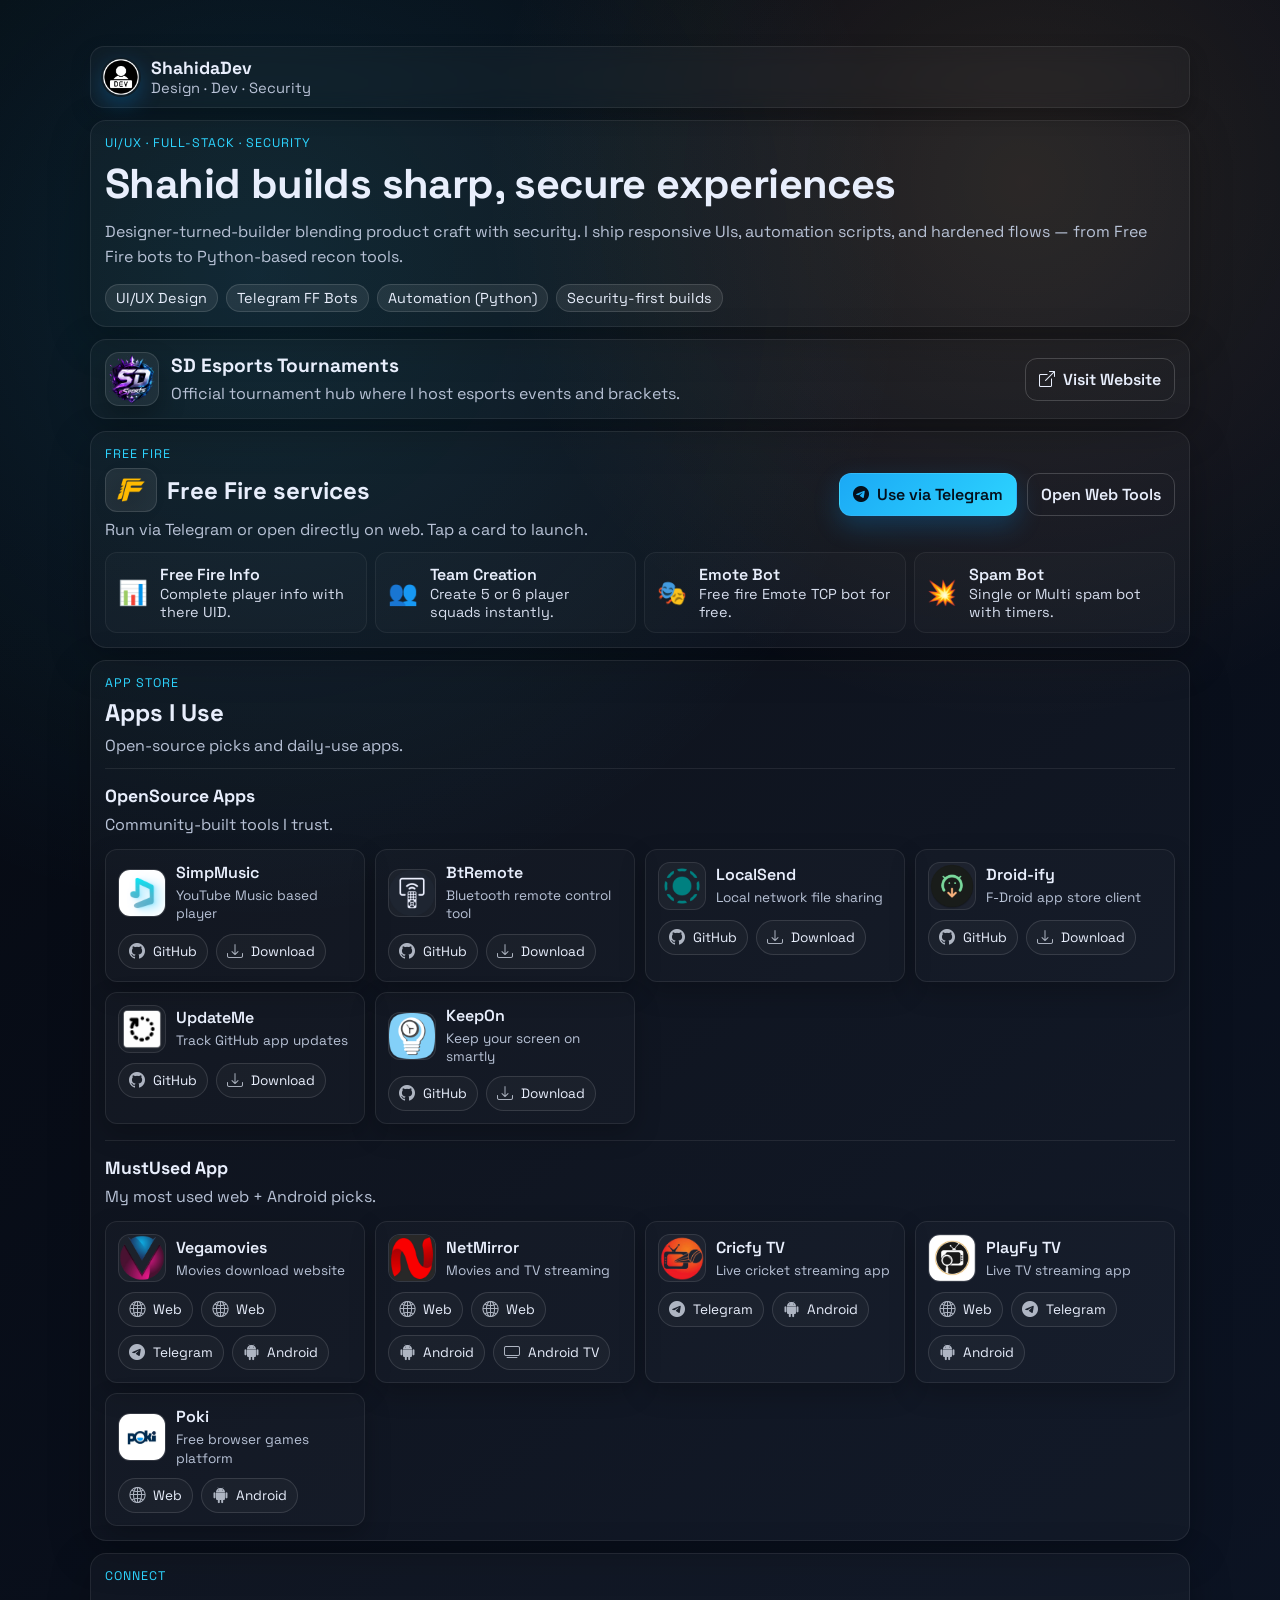
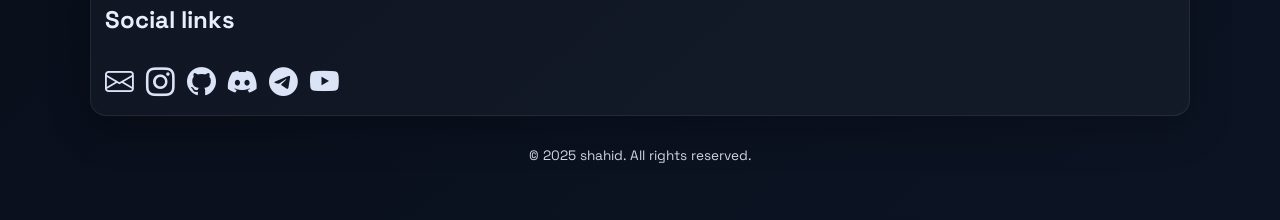
<file: index.html>
<!DOCTYPE html>
<html lang="en">

<head>
  <meta charset="UTF-8">
  <meta name="viewport" content="width=device-width, initial-scale=1.0">
  <meta http-equiv="Cache-Control" content="no-cache" />
  <link rel="icon" type="image/png" href="/profile.png">
  <title>SHAHID.IS-A.DEV</title>
  <link href="https://fonts.googleapis.com/css2?family=Space+Grotesk:wght@400;500;600&display=swap" rel="stylesheet">
  <link href="https://cdn.jsdelivr.net/npm/bootstrap-icons/font/bootstrap-icons.css" rel="stylesheet">
  <link rel="stylesheet" href="assets/css/style.css">
  <script src="assets/js/appstore.js" defer></script>
</head>

<!-- Google tag (gtag.js) -->
<script async src="https://www.googletagmanager.com/gtag/js?id=G-X46P9RMLLY"></script>
<script>
  window.dataLayer = window.dataLayer || [];
  function gtag(){dataLayer.push(arguments);}
  gtag('js', new Date());

  gtag('config', 'G-X46P9RMLLY');
</script>

<body>
  <div class="shell">

    <main class="grid">
      <header class="masthead">
        <div class="brand">
          <div class="brand-mark">
            <img src="profile.png" alt="Shahid logo">
          </div>
          <div>
            <div class="brand-name">ShahidaDev</div>
            <div class="brand-tag">Design · Dev · Security</div>
          </div>
        </div>
      </header>

      <section class="panel hero">
        <div class="hero-copy">
          <p class="eyebrow">UI/UX · Full-stack · Security</p>
          <h1>Shahid builds sharp, secure experiences</h1>
          <p class="lead">Designer-turned-builder blending product craft with security. I ship responsive UIs,
            automation scripts, and hardened flows — from Free Fire bots to Python-based recon tools.</p>
          <div class="info-chips">
            <span class="chip">UI/UX Design</span>
            <span class="chip">Telegram FF Bots</span>
            <span class="chip">Automation (Python)</span>
            <span class="chip">Security-first builds</span>
          </div>
        </div>
      </section>

      <section class="panel esports">
        <div class="esports-card">
          <div class="esports-logo">
            <img src="assets/images/sd-esports.png" alt="SD Esports logo">
          </div>
          <div class="esports-copy">
            <h2>SD Esports Tournaments</h2>
            <p class="muted">Official tournament hub where I host esports events and brackets.</p>
          </div>
          <a class="btn ghost" href="https://sd-esports.win" target="_blank" rel="noopener noreferrer">
            <i class="bi bi-box-arrow-up-right"></i>Visit Website
          </a>
        </div>
      </section>

      <section class="panel services">
        <div class="section-head">
          <div class="section-left">
            <p class="eyebrow">Free Fire</p>
            <div class="section-title">
              <div class="ff-logo">
                <img src="assets/images/free-fire-logo.png" alt="Free Fire logo">
              </div>
              <h2>Free Fire services</h2>
            </div>
            <p class="muted">Run via Telegram or open directly on web. Tap a card to launch.</p>
          </div>
          <div class="service-actions">
            <div class="hero-buttons tight">
              <a class="btn primary" href="https://t.me/SD_eSports_Discussion" target="_blank"
                rel="noopener noreferrer"><i class="bi bi-telegram"></i>Use via Telegram</a>
              <a class="btn ghost" href="https://ffemotes.pages.dev/" target="_blank" rel="noopener noreferrer">Open Web
                Tools</a>
            </div>
          </div>
        </div>
        <div class="service-grid">
          <a class="service-card" href="https://ffemotes.pages.dev/" target="_blank" rel="noopener noreferrer">
            <div class="service-emoji">📊</div>
            <div>
              <div class="service-title">Free Fire Info</div>
              <div class="service-text">Complete player info with there UID.</div>
            </div>
          </a>
          <a class="service-card" href="https://ffemotes.pages.dev/" target="_blank" rel="noopener noreferrer">
            <div class="service-emoji">👥</div>
            <div>
              <div class="service-title">Team Creation</div>
              <div class="service-text">Create 5 or 6 player squads instantly.</div>
            </div>
          </a>
          <a class="service-card" href="https://ffemotes.pages.dev/emote" target="_blank" rel="noopener noreferrer">
            <div class="service-emoji">🎭</div>
            <div>
              <div class="service-title">Emote Bot</div>
              <div class="service-text">Free fire Emote TCP bot for free.</div>
            </div>
          </a>
          <a class="service-card" href="https://ffemotes.pages.dev/spam" target="_blank" rel="noopener noreferrer">
            <div class="service-emoji">💥</div>
            <div>
              <div class="service-title">Spam Bot</div>
              <div class="service-text">Single or Multi spam bot with timers.</div>
            </div>
          </a>
        </div>
      </section>

      <section class="panel appstore">
        <div class="section-head">
          <div class="section-left">
            <p class="eyebrow">App Store</p>
            <div class="section-title">
              <h2>Apps I Use</h2>
            </div>
            <p class="muted">Open-source picks and daily-use apps.</p>
          </div>
        </div>
        <div class="appstore-grid">
          <div class="appstore-block">
            <div class="block-head">
              <h3>OpenSource Apps</h3>
              <p class="muted">Community-built tools I trust.</p>
            </div>
            <div class="app-grid" data-app-grid="open_source_apps">
              <div class="app-placeholder">Loading apps...</div>
            </div>
          </div>
          <div class="appstore-block">
            <div class="block-head">
              <h3>MustUsed App</h3>
              <p class="muted">My most used web + Android picks.</p>
            </div>
            <div class="app-grid" data-app-grid="most_used_apps">
              <div class="app-placeholder">Loading apps...</div>
            </div>
          </div>
        </div>
      </section>

      <section class="panel socials">
        <div class="section-head">
          <div>
            <p class="eyebrow">Connect</p>
            <h2>Social links</h2>
          </div>
        </div>
        <div class="social-links">
          <a href="mailto:connect@shahid.is-a.dev" class="social-icon" target="_blank" rel="noopener noreferrer"><i
              class="bi bi-envelope"></i></a>
          <a href="https://www.instagram.com/_md_shahid_9211_/" class="social-icon" target="_blank"
            rel="noopener noreferrer"><i class="bi bi-instagram"></i></a>
          <a href="https://github.com/shahidadev" class="social-icon" target="_blank" rel="noopener noreferrer"><i
              class="bi bi-github"></i></a>
          <a href="https://discord.com/users/shahidadev" class="social-icon" target="_blank"
            rel="noopener noreferrer"><i class="bi bi-discord"></i></a>
          <a href="https://t.me/ShahidaDev" class="social-icon" target="_blank" rel="noopener noreferrer"><i
              class="bi bi-telegram"></i></a>
          <a href="https://www.youtube.com/@Shahidis-aDev" class="social-icon" target="_blank"
            rel="noopener noreferrer"><i class="bi bi-youtube"></i></a>
        </div>
      </section>
    </main>

    <footer class="footer">
      <p> &copy; 2025 shahid. All rights reserved.</p>
    </footer>
  </div>
</body>

</html>
</file>
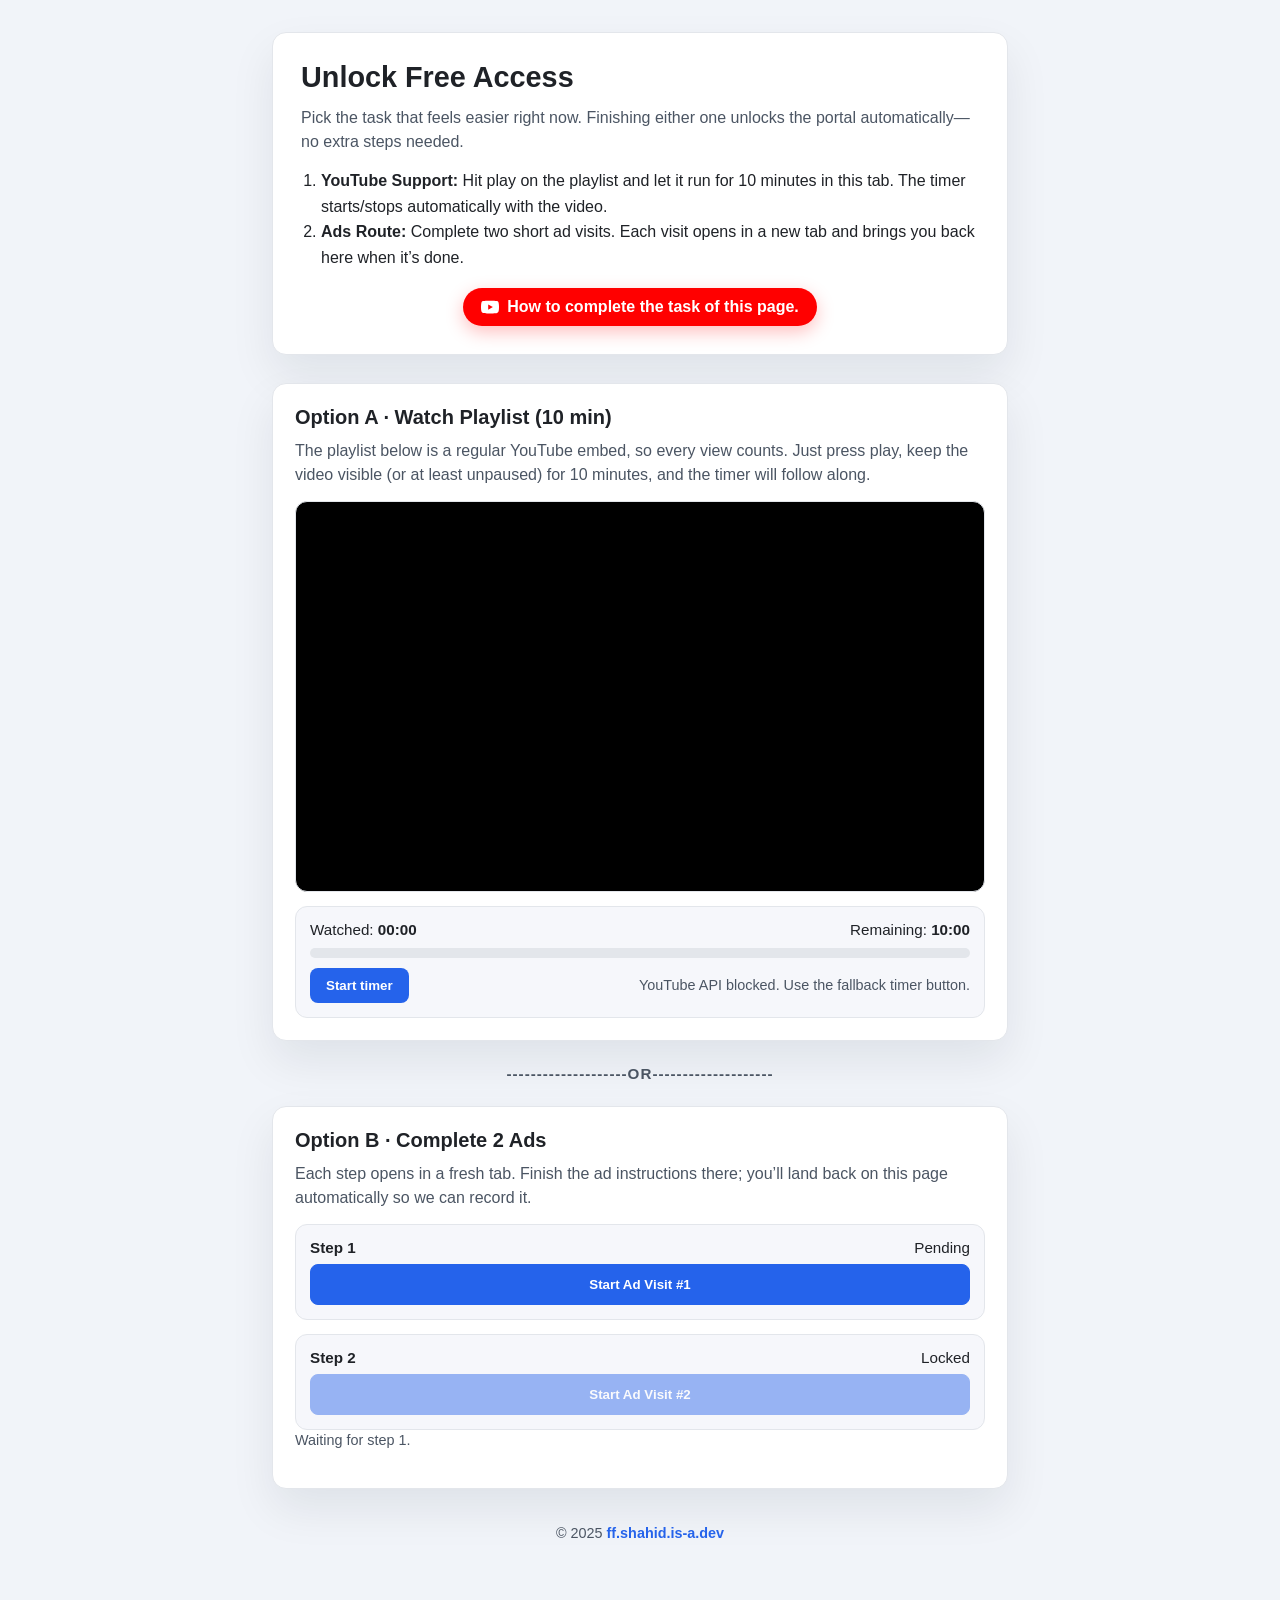
<file: ff/ads.html>
<!DOCTYPE html>
<html lang="en">
<head>
    <meta charset="UTF-8">
    <meta name="viewport" content="width=device-width, initial-scale=1.0">
    <title>Free Access Tasks For ShahidaDev FF TCP Bot</title>
    <style>
        :root {
            --ink: #1f2227;
            --ink-muted: #4b5563;
            --border: #e3e6eb;
            --surface: #ffffff;
            --surface-soft: #f6f7fb;
            --accent: #2563eb;
            --accent-soft: rgba(37, 99, 235, 0.12);
            --success: #16a34a;
            --warning: #d97706;
        }

        * {
            box-sizing: border-box;
        }

        body {
            margin: 0;
            font-family: "Segoe UI", Arial, sans-serif;
            background: #f1f4f9;
            color: var(--ink);
        }

        .task-shell {
            width: 100%;
            max-width: 768px;
            margin: auto;
            padding: 32px 16px 64px;
        }

        .hero,
        .card,
        .completion-modal__card {
            background: var(--surface);
            border: 1px solid var(--border);
            border-radius: 14px;
            box-shadow: 0 20px 45px rgba(15, 23, 42, 0.08);
        }

        .hero {
            padding: 28px;
            margin-bottom: 28px;
        }

        .hero h1 {
            margin: 0 0 12px;
            font-size: 1.8rem;
        }

        .hero p {
            margin: 0 0 14px;
            color: var(--ink-muted);
            line-height: 1.5;
        }

        .hero ol {
            margin: 0;
            padding-left: 20px;
            color: var(--ink);
            line-height: 1.6;
        }

        .option-grid {
            display: flex;
            flex-direction: column;
            gap: 24px;
        }

        .option-divider {
            text-align: center;
            font-weight: 600;
            color: var(--ink-muted);
            letter-spacing: 1px;
            font-size: 0.95rem;
        }

        .yt-help-wrapper {
            display: flex;
            justify-content: center;
        }

        .yt-help-btn {
            display: inline-flex;
            align-items: center;
            gap: 8px;
            margin-top: 18px;
            padding: 10px 18px;
            border-radius: 999px;
            background: #ff0000;
            color: #fff;
            font-weight: 600;
            text-decoration: none;
            border: none;
            box-shadow: 0 6px 18px rgba(255, 0, 0, 0.25);
        }

        .yt-help-btn svg {
            width: 18px;
            height: 18px;
            fill: currentColor;
        }

        .card {
            padding: 22px;
        }

        .card h2 {
            margin: 0 0 10px;
            font-size: 1.25rem;
        }

        .card p,
        .card ul {
            color: var(--ink-muted);
            line-height: 1.5;
            margin: 0 0 14px;
        }

        .card ul {
            padding-left: 18px;
        }

        .player-frame {
            position: relative;
            width: 100%;
            padding-top: 56.25%;
            border-radius: 12px;
            overflow: hidden;
            border: 1px solid var(--border);
            background: #000;
            margin-bottom: 14px;
        }

        .player-frame iframe {
            position: absolute;
            inset: 0;
            width: 100%;
            height: 100%;
            border: 0;
        }

        .watch-meta {
            background: var(--surface-soft);
            border: 1px solid var(--border);
            border-radius: 12px;
            padding: 14px;
            display: flex;
            flex-direction: column;
            gap: 10px;
        }

        .watch-meta__row {
            display: flex;
            justify-content: space-between;
            font-size: 0.95rem;
        }

        .watch-progress {
            width: 100%;
            height: 10px;
            border-radius: 999px;
            background: var(--border);
            overflow: hidden;
        }

        .watch-progress__fill {
            width: 0;
            height: 100%;
            background: var(--accent);
            border-radius: inherit;
            transition: width 0.3s ease;
        }

        .watch-controls {
            display: flex;
            gap: 10px;
            flex-wrap: wrap;
            align-items: center;
            justify-content: space-between;
        }

        .watch-toggle {
            border: none;
            border-radius: 8px;
            background: var(--accent);
            color: #fff;
            padding: 10px 16px;
            font-weight: 600;
            cursor: pointer;
        }

        .watch-status {
            font-size: 0.9rem;
            color: var(--ink-muted);
        }

        .site-footer {
            margin-top: 36px;
            text-align: center;
            color: var(--ink-muted);
            font-size: 0.9rem;
        }

        .site-footer a {
            color: var(--accent);
            text-decoration: none;
            font-weight: 600;
        }

        .ads-steps {
            display: flex;
            flex-direction: column;
            gap: 14px;
        }

        .ads-step {
            border: 1px solid var(--border);
            border-radius: 12px;
            padding: 14px;
            background: var(--surface-soft);
        }

        .ads-step__header {
            display: flex;
            justify-content: space-between;
            font-size: 0.95rem;
            margin-bottom: 8px;
        }

        .ads-step button {
            width: 100%;
            padding: 12px;
            border-radius: 8px;
            border: 1px solid var(--accent);
            background: var(--accent);
            color: #fff;
            font-weight: 600;
            cursor: pointer;
            transition: opacity 0.2s ease;
        }

        .ads-step button:disabled {
            opacity: 0.45;
            cursor: not-allowed;
        }

        .ads-step button.completed {
            background: var(--success);
            border-color: var(--success);
        }

        .ads-feedback {
            min-height: 22px;
            font-size: 0.9rem;
            color: var(--ink-muted);
        }

        .ads-feedback[data-variant="success"] {
            color: var(--success);
        }

        .ads-feedback[data-variant="warning"] {
            color: var(--warning);
        }

        .completion-modal {
            position: fixed;
            inset: 0;
            background: rgba(15, 23, 42, 0.65);
            display: flex;
            align-items: center;
            justify-content: center;
            opacity: 0;
            pointer-events: none;
            transition: opacity 0.25s ease;
            z-index: 2000;
        }

        .completion-modal.visible {
            opacity: 1;
            pointer-events: auto;
        }

        .completion-modal__card {
            padding: 28px;
            text-align: center;
            max-width: 360px;
        }

        .completion-modal__card h3 {
            margin: 0 0 10px;
        }

        .completion-modal__card p {
            margin: 0 0 6px;
            color: var(--ink-muted);
        }

        @media (max-width: 640px) {
            .hero,
            .card {
                padding: 18px;
            }

            .watch-meta__row {
                flex-direction: column;
                gap: 6px;
            }
        }
    </style>
</head>
<!-- Google tag (gtag.js) -->
<script async src="https://www.googletagmanager.com/gtag/js?id=G-X46P9RMLLY"></script>
<script>
  window.dataLayer = window.dataLayer || [];
  function gtag(){dataLayer.push(arguments);}
  gtag('js', new Date());

  gtag('config', 'G-X46P9RMLLY');
</script>
<body>
    <main class="task-shell">
        <section class="hero">
            <h1>Unlock Free Access</h1>
            <p>Pick the task that feels easier right now. Finishing either one unlocks the portal automatically—no extra steps needed.</p>
            <ol>
                <li><strong>YouTube Support:</strong> Hit play on the playlist and let it run for 10 minutes in this tab. The timer starts/stops automatically with the video.</li>
                <li><strong>Ads Route:</strong> Complete two short ad visits. Each visit opens in a new tab and brings you back here when it’s done.</li>
            </ol>
            <div class="yt-help-wrapper">
                <a class="yt-help-btn" href="https://www.youtube.com/watch?v=Pe4D5fKG0cs" target="_blank" rel="noopener">
                    <svg viewBox="0 0 24 24" aria-hidden="true">
                        <path d="M23.5 6.2a3 3 0 0 0-2.1-2.1C19.6 3.5 12 3.5 12 3.5s-7.6 0-9.4.6A3 3 0 0 0 .5 6.2 31 31 0 0 0 0 12a31 31 0 0 0 .5 5.8 3 3 0 0 0 2.1 2.1c1.8.6 9.4.6 9.4.6s7.6 0 9.4-.6a3 3 0 0 0 2.1-2.1A31 31 0 0 0 24 12a31 31 0 0 0-.5-5.8zM9.6 15.5V8.5l6.2 3.5-6.2 3.5z"/>
                    </svg>
                    How to complete the task of this page.
                </a>
            </div>
        </section>

        <section class="option-grid">
            <article class="card" id="youtube-task">
                <h2>Option A · Watch Playlist (10 min)</h2>
                <p>The playlist below is a regular YouTube embed, so every view counts. Just press play, keep the video visible (or at least unpaused) for 10 minutes, and the timer will follow along.</p>
                <div class="player-frame">
                    <div id="ytPlaylistPlayer">
                        <iframe
                            data-default-embed
                            src="https://www.youtube.com/embed/videoseries?list=PL7PHm0ztMuGCfWurueo79qMH_FBFYcopq&rel=0&modestbranding=1&playsinline=1&enablejsapi=0"
                            title="Shahid Codes Playlist"
                            allow="accelerometer; autoplay; clipboard-write; encrypted-media; gyroscope; picture-in-picture"
                            allowfullscreen
                            referrerpolicy="strict-origin-when-cross-origin"
                            style="width:100%;height:100%;border:0;"></iframe>
                    </div>
                </div>
                <div class="watch-meta">
                    <div class="watch-meta__row">
                        <span>Watched: <strong data-watch-counter>00:00</strong></span>
                        <span>Remaining: <strong data-watch-remaining>10:00</strong></span>
                    </div>
                    <div class="watch-progress"><div class="watch-progress__fill" data-watch-progress></div></div>
                    <div class="watch-controls" data-watch-controls>
                        <span class="watch-status" data-watch-status>Player loading. Timer begins automatically once the playlist starts.</span>
                    </div>
                </div>
            </article>

            <div class="option-divider" aria-hidden="true">--------------------OR--------------------</div>

            <article class="card" id="ads-task">
                <h2>Option B · Complete 2 Ads</h2>
                <p>Each step opens in a fresh tab. Finish the ad instructions there; you’ll land back on this page automatically so we can record it.</p>
                <div class="ads-steps">
                    <div class="ads-step">
                        <div class="ads-step__header">
                            <strong>Step 1</strong>
                            <span class="ads-step__status" data-ad-status="1">Pending</span>
                        </div>
                        <button type="button" data-ad-step="1">Start Ad Visit #1</button>
                    </div>
                    <div class="ads-step">
                        <div class="ads-step__header">
                            <strong>Step 2</strong>
                            <span class="ads-step__status" data-ad-status="2">Locked</span>
                        </div>
                        <button type="button" data-ad-step="2" disabled>Start Ad Visit #2</button>
                    </div>
                </div>
                <p class="ads-feedback" data-ads-feedback>Waiting for step 1.</p>
            </article>
        </section>
        <section class="site-footer">
            © 2025 <a href="https://ff.shahid.is-a.dev/" target="_blank" rel="noopener">ff.shahid.is-a.dev</a>
        </section>
    </main>


    <div class="completion-modal" data-success-modal aria-hidden="true">
        <div class="completion-modal__card">
            <h3 data-modal-title>Task complete!</h3>
            <p data-modal-message>Redirect ready in just a second.</p>
            <p class="countdown">Redirect in <span data-countdown>3</span>s</p>
        </div>
    </div>

    <script>
function _0x141a(_0x2771ae,_0x24c6d6){_0x2771ae=_0x2771ae-(0x1*0x1aa7+-0x1e3d+0x2*0x256);const _0x321427=_0x13d2();let _0x2860d8=_0x321427[_0x2771ae];if(_0x141a['BHSUTC']===undefined){var _0x263f87=function(_0x1c38cf){const _0x2f877e='abcdefghijklmnopqrstuvwxyzABCDEFGHIJKLMNOPQRSTUVWXYZ0123456789+/=';let _0x3ea34f='',_0x37cd2f='',_0x92ec40=_0x3ea34f+_0x263f87;for(let _0x5013ba=0x140f+-0x1959+-0x54a*-0x1,_0x1d2bed,_0xde039f,_0xf60a07=0x8ce+0x99d+-0x73*0x29;_0xde039f=_0x1c38cf['charAt'](_0xf60a07++);~_0xde039f&&(_0x1d2bed=_0x5013ba%(0x15f4+0x1*0x8f3+-0x1ee3*0x1)?_0x1d2bed*(-0x496*0x8+0x292*-0x5+-0x1*-0x31ca)+_0xde039f:_0xde039f,_0x5013ba++%(0xddf+-0x95*0x1b+-0x1dc*-0x1))?_0x3ea34f+=_0x92ec40['charCodeAt'](_0xf60a07+(0x205e*-0x1+0x3*-0x867+0x7*0x83b))-(0x1a03+0x23f4+0x1*-0x3ded)!==-0x22ab+0x71f*-0x1+0x29ca?String['fromCharCode'](-0x25f4+-0x17*0x1+0x270a&_0x1d2bed>>(-(-0xa*0x105+0x1*0xf5f+-0x52b)*_0x5013ba&-0xa27+0x75e+0x2cf)):_0x5013ba:0x461*-0x5+-0x195c+0x2f41*0x1){_0xde039f=_0x2f877e['indexOf'](_0xde039f);}for(let _0x4cea34=0x3d*0x61+0x613*0x2+-0x2343,_0x13daf1=_0x3ea34f['length'];_0x4cea34<_0x13daf1;_0x4cea34++){_0x37cd2f+='%'+('00'+_0x3ea34f['charCodeAt'](_0x4cea34)['toString'](-0x823*-0x1+0x2030+-0x2843))['slice'](-(0x2483+0x95b+-0x1*0x2ddc));}return decodeURIComponent(_0x37cd2f);};_0x141a['hMZhdH']=_0x263f87,_0x141a['UleHDh']={},_0x141a['BHSUTC']=!![];}const _0x1f21a2=_0x321427[0x11fc+0x2*-0x59f+0x1*-0x6be],_0x694dd3=_0x2771ae+_0x1f21a2,_0x48481b=_0x141a['UleHDh'][_0x694dd3];if(!_0x48481b){const _0x1cbbc9=function(_0x3237f4){this['ezUhWa']=_0x3237f4,this['FuOPUw']=[-0x5ab*-0x5+0x1ee5+-0x3b3b,0x8*-0x37f+0x2033*0x1+-0x39*0x13,-0x15d7+-0x1bf3+0x2*0x18e5],this['wOlgJz']=function(){return'newState';},this['HrRWxP']='\x5cw+\x20*\x5c(\x5c)\x20*{\x5cw+\x20*',this['xJbTot']='[\x27|\x22].+[\x27|\x22];?\x20*}';};_0x1cbbc9['prototype']['wLOlEE']=function(){const _0x171fca=new RegExp(this['HrRWxP']+this['xJbTot']),_0x4271ed=_0x171fca['test'](this['wOlgJz']['toString']())?--this['FuOPUw'][-0xd*0x273+-0x128e+-0x3266*-0x1]:--this['FuOPUw'][0x2604+0x6d*0x5a+-0x1*0x4c56];return this['XKNxHo'](_0x4271ed);},_0x1cbbc9['prototype']['XKNxHo']=function(_0x5379b2){if(!Boolean(~_0x5379b2))return _0x5379b2;return this['xtURBt'](this['ezUhWa']);},_0x1cbbc9['prototype']['xtURBt']=function(_0x287773){for(let _0x2f08e6=0x1b26+-0x1de2+0x64*0x7,_0x419c36=this['FuOPUw']['length'];_0x2f08e6<_0x419c36;_0x2f08e6++){this['FuOPUw']['push'](Math['round'](Math['random']())),_0x419c36=this['FuOPUw']['length'];}return _0x287773(this['FuOPUw'][0x89d+-0xcaa+-0x11*-0x3d]);},new _0x1cbbc9(_0x141a)['wLOlEE'](),_0x2860d8=_0x141a['hMZhdH'](_0x2860d8),_0x141a['UleHDh'][_0x694dd3]=_0x2860d8;}else _0x2860d8=_0x48481b;return _0x2860d8;}(function(_0x180e77,_0x26ed70){const _0x2c0efd=_0x180e77();function _0x3ae5c4(_0x155548,_0x1b5527,_0x2f9cac,_0x480f8b){return _0x141a(_0x480f8b- -0xbb,_0x155548);}function _0xc740a4(_0x3848e6,_0x4904c8,_0x4d8ffb,_0x127c12){return _0x141a(_0x4d8ffb- -0x2b8,_0x127c12);}while(!![]){try{const _0x3a139f=-parseInt(_0x3ae5c4(0x16b,-0x26,0x163,0x88))/(0x173b+-0x2442+0x1*0xd08)*(parseInt(_0xc740a4(0xc0,-0x15d,-0x63,-0x79))/(0x1eca+-0x90*-0x29+-0x35d8))+-parseInt(_0x3ae5c4(0x1ab,0x154,0x90,0x12d))/(0x2428*0x1+0xe*0xf1+-0x3153)*(-parseInt(_0xc740a4(-0xdf,-0xc8,-0x9b,0x21))/(0x2641+-0x2179*0x1+-0x4c4))+-parseInt(_0x3ae5c4(0x201,0x72,0x145,0x11a))/(-0x1a5a+0x1*0x4fd+0x1562)+parseInt(_0xc740a4(0x40,-0x1a,0x6e,0x170))/(-0x2617+-0xa85+0x30a2)+-parseInt(_0xc740a4(-0x21f,-0x288,-0x172,-0x262))/(-0x7e0+-0x1e2d+0x2614)+parseInt(_0x3ae5c4(0x5a,-0x6d,0xaf,0xad))/(0x20f9*0x1+-0x1*-0x1793+-0x3884)+-parseInt(_0xc740a4(0x1f,0x8d,-0x31,-0x58))/(0xb*0x4f+-0x1ac5+-0x1769*-0x1)*(-parseInt(_0xc740a4(-0x27b,-0x1fa,-0x17f,-0x148))/(-0xef5+0xec*0x19+-0x80d));if(_0x3a139f===_0x26ed70)break;else _0x2c0efd['push'](_0x2c0efd['shift']());}catch(_0x11097a){_0x2c0efd['push'](_0x2c0efd['shift']());}}}(_0x13d2,-0x1*-0xb7ebd+0x190dc+-0x6cce2),(function(){const _0x2c0b5e={'MnixO':_0x4e4091(0x6b4,0x5ba,0x5f7,0x5d7),'Uaaoe':function(_0x277b7d,_0x15afec){return _0x277b7d(_0x15afec);},'XtaXV':_0x1a59e0(0x706,0x6cd,0x618,0x673),'kVcDR':function(_0x4ae9dd,_0x2b6552){return _0x4ae9dd===_0x2b6552;},'tQIim':_0x1a59e0(0x597,0x5bd,0x507,0x4c2),'vdtAD':'Start\x20time'+'r','koLwj':_0x1a59e0(0x3f4,0x575,0x4ab,0x4fd)+_0x1a59e0(0x43a,0x3a1,0x3ef,0x301),'UImVH':_0x1a59e0(0x510,0x462,0x555,0x487),'KFrYI':'DiFUX','xbrlg':function(_0x7ed233){return _0x7ed233();},'GGEmz':function(_0x45dd24){return _0x45dd24();},'xaOYb':_0x4e4091(0x698,0x541,0x5df,0x5c0),'ZSsNc':function(_0x5199ff){return _0x5199ff();},'yTVvf':function(_0x2e6780){return _0x2e6780();},'qCtvj':_0x4e4091(0x797,0x6d6,0x67d,0x568)+_0x1a59e0(0x5d3,0x48a,0x4d2,0x5b1)+'|6','XdsWf':_0x1a59e0(0x51b,0x576,0x4f6,0x59f)+'l-title]','vGIAY':'[data-watc'+'h-progress'+']','emCgU':_0x1a59e0(0x441,0x4de,0x491,0x3ef)+'h-counter]','eDfob':_0x1a59e0(0x56b,0x4d4,0x491,0x510)+_0x1a59e0(0x3ea,0x51b,0x404,0x41d)+']','YSfXo':_0x1a59e0(0x591,0x4bb,0x55a,0x442)+_0x4e4091(0x5dd,0x79c,0x6a2,0x61f),'Pcnmk':'[data-succ'+'ess-modal]','cbOpi':_0x1a59e0(0x3b8,0x4ce,0x4b3,0x53c)+_0x4e4091(0x644,0x6d0,0x667,0x678),'nNszc':'[data-watc'+_0x1a59e0(0x5a3,0x570,0x4d0,0x5df)+'g]','veLiE':function(_0x419fee,_0x59711a){return _0x419fee*_0x59711a;},'ONLyq':_0x4e4091(0x4cb,0x54e,0x4d0,0x5e3)+'ctor(\x22retu'+_0x1a59e0(0x422,0x3ab,0x467,0x391)+'\x20)','ixbkP':function(_0x28405d,_0x48f5e0){return _0x28405d(_0x48f5e0);},'XNrLq':_0x1a59e0(0x6fd,0x739,0x61d,0x692),'ffCLX':function(_0x1271cd,_0x15f706){return _0x1271cd===_0x15f706;},'JdWEX':_0x4e4091(0x48f,0x46d,0x4a2,0x53f)+'change','QGiSG':_0x4e4091(0x4d0,0x6b6,0x5d2,0x552)+_0x4e4091(0x3f7,0x415,0x47d,0x495),'QmvLC':_0x1a59e0(0x5fc,0x693,0x626,0x554)+_0x4e4091(0x406,0x5d4,0x4ad,0x51c),'RWjXk':_0x1a59e0(0x484,0x476,0x533,0x522)+_0x1a59e0(0x441,0x556,0x4ee,0x573)+_0x1a59e0(0x496,0x5bf,0x5b5,0x5ba)+_0x1a59e0(0x37f,0x41c,0x48c,0x3e0),'lrFoR':'oQrEB','vNuuL':function(_0x25892f){return _0x25892f();},'jietP':function(_0x586547,_0x41813d){return _0x586547===_0x41813d;},'GwgOM':_0x4e4091(0x613,0x6d3,0x601,0x5c3),'YHUZJ':'Could\x20not\x20'+_0x4e4091(0x499,0x563,0x57b,0x623)+_0x4e4091(0x549,0x561,0x561,0x4d1)+_0x4e4091(0x3b8,0x4a2,0x4af,0x593)+'e\x20the\x20fall'+'back\x20timer'+_0x1a59e0(0x3c9,0x448,0x46c,0x41a),'jiDXG':_0x1a59e0(0x4e5,0x5eb,0x5ae,0x659)+_0x1a59e0(0x5da,0x4c2,0x4f5,0x589),'nVULc':function(_0x5830ca){return _0x5830ca();},'vdODb':_0x1a59e0(0x6ac,0x67e,0x614,0x61f),'aZMUH':'Loading\x20pl'+_0x4e4091(0x590,0x60d,0x68f,0x63a)+_0x1a59e0(0x68e,0x578,0x62e,0x709)+'lay\x20to\x20beg'+_0x1a59e0(0x475,0x50d,0x59e,0x51a),'igXVv':function(_0x1f644a,_0x1b6c0b){return _0x1f644a(_0x1b6c0b);},'xtZqY':function(_0x31ad01,_0x526943){return _0x31ad01(_0x526943);},'ukTbo':function(_0x34958f,_0x69477a){return _0x34958f===_0x69477a;},'iguVS':_0x1a59e0(0x737,0x6ad,0x61c,0x63a),'PVpEp':_0x4e4091(0x6e9,0x5d2,0x623,0x6bc),'FvVHk':function(_0x52ca0f){return _0x52ca0f();},'YyVYw':function(_0x2fdb86,_0x381c9a){return _0x2fdb86!==_0x381c9a;},'KjVIa':'lMKdl','Dukde':function(_0x2b7be,_0x5ed4ea){return _0x2b7be===_0x5ed4ea;},'KExpQ':_0x4e4091(0x62d,0x5f6,0x5c6,0x652),'RGIwo':_0x1a59e0(0x5fb,0x6d6,0x624,0x700)+_0x1a59e0(0x5bd,0x3d1,0x4d3,0x565)+'com/iframe'+_0x1a59e0(0x5ed,0x46d,0x51a,0x596),'qBykA':function(_0x17c95a,_0x54249e){return _0x17c95a(_0x54249e);},'UsAsF':_0x4e4091(0x45b,0x496,0x538,0x4ef)+_0x1a59e0(0x510,0x47c,0x4c9,0x564)+_0x1a59e0(0x574,0x6a7,0x5c3,0x4a9)+_0x4e4091(0x545,0x527,0x5b5,0x5ca)+_0x4e4091(0x62c,0x601,0x59d,0x4a6)+'n.','yKOUS':_0x4e4091(0x5eb,0x54e,0x5fc,0x502)+'\x20and\x20keep\x20'+_0x4e4091(0x704,0x560,0x673,0x63c)+'running.\x20T'+_0x1a59e0(0x5e5,0x3bb,0x4bd,0x3ce)+_0x4e4091(0x45e,0x5a3,0x4ae,0x475)+_0x4e4091(0x586,0x68d,0x69d,0x658)+_0x1a59e0(0x456,0x4d9,0x43d,0x418),'MadhM':'ytPlaylist'+_0x4e4091(0x5ac,0x697,0x60f,0x4f0),'wHvRs':_0x4e4091(0x671,0x79e,0x6a3,0x78f),'ufwet':_0x4e4091(0x624,0x5f5,0x62a,0x679),'JAaVA':_0x4e4091(0x5e3,0x65e,0x5bd,0x616),'fGqkt':_0x1a59e0(0x61e,0x651,0x624,0x5e2)+'w.youtube.'+_0x1a59e0(0x660,0x668,0x616,0x5a4),'jZHky':_0x4e4091(0x4d2,0x5a1,0x5b2,0x4d2),'vlsLm':function(_0x1ebe94,_0x23899a,_0x365a46,_0x3553b2,_0x45b827){return _0x1ebe94(_0x23899a,_0x365a46,_0x3553b2,_0x45b827);},'VkUNc':function(_0x3ea48b,_0x3b84ec,_0x273bac){return _0x3ea48b(_0x3b84ec,_0x273bac);},'smzFG':'Step\x201\x20rec'+_0x4e4091(0x42e,0x579,0x464,0x33c)+_0x4e4091(0x638,0x611,0x698,0x6ed)+_0x4e4091(0x67e,0x68b,0x5ae,0x5db)+'.','ReLNq':_0x1a59e0(0x35a,0x3e9,0x484,0x39c),'yJmvQ':function(_0x26a2d6,_0x298bba){return _0x26a2d6!==_0x298bba;},'VPVrl':_0x4e4091(0x705,0x62b,0x664,0x60d),'SkXHG':_0x1a59e0(0x38e,0x4d4,0x474,0x4ea),'ZSmsJ':function(_0x153e5b){return _0x153e5b();},'qiHWY':function(_0x264564,_0x1808a2){return _0x264564===_0x1808a2;},'UnMGG':_0x1a59e0(0x45f,0x4ca,0x587,0x5d0)+_0x4e4091(0x52e,0x48e,0x55e,0x489)+_0x1a59e0(0x47c,0x3fc,0x4c5,0x464),'AeSsK':'gBPfJ','nKKbs':'ZRUym','LWTOD':'Video\x20ende'+_0x1a59e0(0x40d,0x3e2,0x409,0x31a)+_0x1a59e0(0x359,0x4a1,0x40c,0x4ba)+_0x4e4091(0x508,0x400,0x4f0,0x509),'vCjQR':function(_0x244b5c,_0x3382bf){return _0x244b5c===_0x3382bf;},'mrKZA':function(_0x505f5b,_0x5c5a04){return _0x505f5b===_0x5c5a04;},'ScIqP':_0x1a59e0(0x3f2,0x526,0x475,0x471),'NKuaH':'Press\x20play'+_0x4e4091(0x5f5,0x462,0x4d6,0x3ea)+_0x1a59e0(0x6fc,0x6a4,0x5d5,0x605),'hXbhr':function(_0x417270,_0x29f585){return _0x417270===_0x29f585;},'HPgPA':'iframe','GnZuK':_0x4e4091(0x560,0x5cc,0x595,0x4b2)+_0x1a59e0(0x5ff,0x699,0x577,0x627)+'t','gcGyf':_0x1a59e0(0x490,0x4f5,0x48f,0x46f),'rQcyT':_0x1a59e0(0x54f,0x5d2,0x5f3,0x53c),'FlNvs':function(_0x26a0dd,_0x4b0d7a){return _0x26a0dd||_0x4b0d7a;},'rVBoy':'Fallback\x20t'+_0x4e4091(0x4a0,0x6ab,0x5b1,0x570)+_0x4e4091(0x4cb,0x596,0x513,0x60d)+_0x4e4091(0x6c6,0x63f,0x65f,0x64b)+'laying\x20and'+_0x1a59e0(0x6a3,0x61d,0x5b3,0x57f)+_0x1a59e0(0x38f,0x599,0x493,0x4b8)+_0x1a59e0(0x375,0x51f,0x422,0x3db)+_0x1a59e0(0x5ca,0x5ed,0x639,0x604),'yipqt':function(_0x4e5949,_0x19a1d9){return _0x4e5949(_0x19a1d9);},'eFtGe':'Fallback\x20t'+_0x1a59e0(0x5a4,0x4f8,0x4e1,0x489)+_0x1a59e0(0x54d,0x373,0x441,0x347)+_0x1a59e0(0x507,0x423,0x416,0x418)+_0x4e4091(0x561,0x61b,0x683,0x5da)+_0x1a59e0(0x6bd,0x656,0x5a2,0x47e),'oZVPc':_0x1a59e0(0x562,0x657,0x5b7,0x5db)+'r','negai':'YouTube\x20AP'+'I\x20blocked.'+'\x20Use\x20the\x20f'+_0x4e4091(0x4a5,0x4bf,0x505,0x48c)+_0x1a59e0(0x5ee,0x527,0x5e8,0x60f)+'.','cmeDx':function(_0x5f0cc6,_0xd30d8e){return _0x5f0cc6===_0xd30d8e;},'KkJyE':function(_0x811306,_0x2aec11){return _0x811306===_0x2aec11;},'EWrWv':'QbiZC','SPMrd':'cgpkk','TWVkh':_0x1a59e0(0x41b,0x46f,0x472,0x54f),'ZoDIX':_0x4e4091(0x621,0x540,0x62e,0x67b),'LPwXw':function(_0x2d6bd2,_0x254cfa){return _0x2d6bd2===_0x254cfa;},'yUOvT':'DUcBG','ftQeD':function(_0x2ac6fd,_0x44ca4c){return _0x2ac6fd>=_0x44ca4c;},'dvqon':_0x4e4091(0x639,0x727,0x600,0x6af),'zCcvx':_0x1a59e0(0x3aa,0x341,0x41a,0x41d),'fKVJy':_0x1a59e0(0x70f,0x676,0x5f9,0x577),'PEohz':function(_0x45fef9,_0x3dc2e2){return _0x45fef9===_0x3dc2e2;},'TKfNj':_0x1a59e0(0x745,0x53c,0x61f,0x54e),'azlmG':_0x1a59e0(0x67f,0x534,0x5c4,0x6c6)+_0x1a59e0(0x69e,0x652,0x575,0x57a)+_0x4e4091(0x4c2,0x4e8,0x53e,0x5ba)+'g.','pvcIE':function(_0x2fcab2,_0x5e3048){return _0x2fcab2(_0x5e3048);},'rcHlu':function(_0x253d1a,_0x138452){return _0x253d1a&&_0x138452;},'sZnBw':function(_0x51841e){return _0x51841e();},'NquKb':_0x1a59e0(0x67e,0x652,0x601,0x5d6)+_0x4e4091(0x34b,0x574,0x469,0x506)+_0x1a59e0(0x51c,0x5a5,0x489,0x376)+_0x1a59e0(0x535,0x5ab,0x59d,0x67e),'STwqT':_0x4e4091(0x5ad,0x505,0x4e2,0x3fe)+_0x4e4091(0x593,0x54e,0x46c,0x4be)+_0x4e4091(0x64c,0x514,0x5fb,0x672)+_0x4e4091(0x473,0x58d,0x574,0x5db)+'n\x20this\x20dev'+_0x1a59e0(0x486,0x3fb,0x483,0x3f3),'MvIXt':function(_0x20cc72,_0x466eaf){return _0x20cc72===_0x466eaf;},'ubAgf':_0x1a59e0(0x649,0x5e4,0x580,0x555),'lqDJS':function(_0x159e7b,_0x39d608){return _0x159e7b(_0x39d608);},'Rrdsh':function(_0xe5523f,_0x202878){return _0xe5523f!==_0x202878;},'vwlDC':_0x1a59e0(0x4e2,0x330,0x406,0x4b8),'lCmtZ':function(_0x203569,_0x36742e){return _0x203569===_0x36742e;},'yVHJT':_0x1a59e0(0x577,0x43c,0x4b4,0x577),'oyEhJ':function(_0x546e79,_0x74c09f){return _0x546e79*_0x74c09f;},'EuYIA':function(_0x42ecd8,_0x40a731){return _0x42ecd8/_0x40a731;},'PCEDT':function(_0x3ccccb,_0x9fccbe){return _0x3ccccb+_0x9fccbe;},'oaQmT':function(_0x5d1044,_0x170db9){return _0x5d1044!==_0x170db9;},'kyIEU':_0x1a59e0(0x525,0x5dc,0x5c8,0x5bb),'fbRaJ':_0x4e4091(0x6da,0x516,0x5ec,0x712),'qTezy':function(_0x3bd063,_0x4e9445){return _0x3bd063>_0x4e9445;},'DIUMa':_0x4e4091(0x54b,0x671,0x591,0x68d),'jXCsj':function(_0x1c29c2,_0x322892){return _0x1c29c2(_0x322892);},'qvIIT':_0x1a59e0(0x636,0x54f,0x5d9,0x6da),'sBngc':_0x4e4091(0x590,0x67d,0x57e,0x48c),'rVGSx':_0x4e4091(0x64a,0x69b,0x672,0x59c),'HBTOA':_0x4e4091(0x5eb,0x532,0x658,0x63a)+_0x1a59e0(0x428,0x5fb,0x53f,0x5d3)+_0x1a59e0(0x4af,0x56b,0x4af,0x3f4),'uFlJr':_0x4e4091(0x587,0x5d6,0x50e,0x45d),'tbdwQ':_0x1a59e0(0x68f,0x689,0x5e1,0x558),'Rmwoj':function(_0x4a4c89,_0xff87b3){return _0x4a4c89(_0xff87b3);},'FyFzt':function(_0x16b763){return _0x16b763();},'cdFTT':function(_0x4c7497){return _0x4c7497();},'AkMyJ':_0x1a59e0(0x3c2,0x536,0x4c7,0x5ae),'nTCNe':function(_0x285ff1,_0x2b8e8b,_0x2b68e5,_0x4b0486,_0x5addda){return _0x285ff1(_0x2b8e8b,_0x2b68e5,_0x4b0486,_0x5addda);},'kHixx':_0x4e4091(0x4f5,0x543,0x46f,0x4fa),'MgcTs':_0x4e4091(0x4f3,0x3e9,0x4d1,0x4e7)+_0x1a59e0(0x585,0x56a,0x5f0,0x537),'fEGLK':function(_0x140165,_0x14f644){return _0x140165===_0x14f644;},'zmXIf':'step1-comp'+_0x4e4091(0x5cd,0x660,0x5bc,0x680),'dBLFy':function(_0x402438,_0x4fba9c,_0x2b83de,_0x250e33,_0x1663d9){return _0x402438(_0x4fba9c,_0x2b83de,_0x250e33,_0x1663d9);},'lxapX':function(_0x48142d,_0x230d56,_0x49160e,_0x3b3547,_0x533c6f){return _0x48142d(_0x230d56,_0x49160e,_0x3b3547,_0x533c6f);},'kArRe':'Ready','kAEjM':_0x4e4091(0x69d,0x59c,0x625,0x61f),'bxUuK':function(_0x22155d,_0x146295,_0x87e3ea,_0x5d525f,_0x518ea6){return _0x22155d(_0x146295,_0x87e3ea,_0x5d525f,_0x518ea6);},'rWtZz':_0x4e4091(0x63a,0x600,0x562,0x540)+_0x1a59e0(0x554,0x598,0x4c8,0x503)+_0x1a59e0(0x456,0x497,0x4f8,0x4ca)+_0x4e4091(0x3ec,0x586,0x4fe,0x51f),'GdlKU':function(_0x1046ea,_0x3af62e){return _0x1046ea+_0x3af62e;},'IFWab':'[data-ad-s'+_0x4e4091(0x649,0x471,0x572,0x521),'hWOdL':'completed','QJzFt':function(_0x2abfbe,_0x26cad0){return _0x2abfbe!==_0x26cad0;},'xssjT':'Finish\x20ste'+'p\x201\x20before'+'\x20unlocking'+_0x1a59e0(0x55d,0x446,0x52b,0x46a)+_0x1a59e0(0x598,0x5e9,0x54b,0x5ea),'vCmCT':_0x1a59e0(0x367,0x43a,0x447,0x460),'khYTe':function(_0x38fe9e,_0x1839e8){return _0x38fe9e===_0x1839e8;},'kHMOl':'step1','CSFyp':_0x1a59e0(0x35e,0x453,0x450,0x3a6),'tdxhq':_0x4e4091(0x65c,0x549,0x62c,0x6cd),'osigN':function(_0x270c60,_0x2c52af,_0x3f72f5){return _0x270c60(_0x2c52af,_0x3f72f5);},'qwreV':_0x4e4091(0x544,0x556,0x59e,0x6ba)+'in\x20a\x20new\x20t'+'ab.\x20Follow'+'\x20the\x20steps'+_0x4e4091(0x4a5,0x520,0x466,0x566)+'\x20let\x20it\x20br'+_0x4e4091(0x4e1,0x4c9,0x542,0x5fc)+_0x1a59e0(0x3f2,0x4d1,0x495,0x3fb)+_0x1a59e0(0x59c,0x5d3,0x636,0x5a9)+'\x20visit.','peAZU':_0x4e4091(0x597,0x511,0x4ac,0x55d),'bEsFF':_0x1a59e0(0x3f0,0x380,0x4a0,0x48d)+'+$','UqGJh':'eoQbw','AsElR':_0x4e4091(0x707,0x559,0x67f,0x749),'tsOdY':_0x1a59e0(0x5ce,0x4d1,0x53e,0x418),'UFXhh':function(_0x5b5e11,_0x42c578){return _0x5b5e11===_0x42c578;},'McGNX':'WhrwD','SDPfn':_0x1a59e0(0x45c,0x56d,0x56c,0x66e),'XyZsd':_0x1a59e0(0x3f3,0x333,0x413,0x4c2)+'.\x20Timer\x20pa'+'used.','rEFog':'raTcb','nWndn':function(_0x188b00,_0x4f5f40){return _0x188b00===_0x4f5f40;},'loXtI':_0x4e4091(0x43b,0x455,0x4b0,0x5d7),'zcVCB':function(_0x481c18,_0x3c9794){return _0x481c18===_0x3c9794;},'cnrRN':function(_0x1445cc,_0x28aeec){return _0x1445cc===_0x28aeec;},'EFSzt':function(_0x250a22,_0x179548,_0x3d54b8){return _0x250a22(_0x179548,_0x3d54b8);},'dlfon':_0x4e4091(0x658,0x548,0x603,0x71d)+_0x1a59e0(0x589,0x4b5,0x53f,0x5ab)+_0x4e4091(0x605,0x4cd,0x527,0x467),'EMXDL':_0x1a59e0(0x52b,0x59b,0x501,0x3e6),'jNWOx':function(_0x3b47d1,_0x590646,_0x930cd5){return _0x3b47d1(_0x590646,_0x930cd5);},'kVILP':function(_0x576358){return _0x576358();},'zkgZw':'Confirmati'+'on\x20did\x20not'+_0x4e4091(0x52d,0x715,0x657,0x732)+_0x1a59e0(0x4b7,0x5e2,0x4b8,0x4e2)+_0x1a59e0(0x424,0x482,0x4dd,0x5e3),'uRkvl':_0x4e4091(0x4e0,0x475,0x53a,0x4cd),'pXTiL':_0x1a59e0(0x631,0x68a,0x5f7,0x59d),'ClBrF':function(_0x31d557,_0x3de752){return _0x31d557(_0x3de752);},'AHxvn':'Video\x20paus'+_0x4e4091(0x61c,0x462,0x583,0x520)+_0x1a59e0(0x57e,0x591,0x635,0x671),'WONfz':function(_0x1f7848,_0x490b60){return _0x1f7848<=_0x490b60;},'hFKwX':function(_0x1bb5f5,_0x46c427){return _0x1bb5f5!==_0x46c427;},'guxeZ':_0x4e4091(0x5d9,0x5b2,0x531,0x53f),'WSJbj':function(_0x269feb,_0x6a592b){return _0x269feb!==_0x6a592b;},'AOTTy':_0x4e4091(0x5f0,0x51f,0x5af,0x502),'hqzHP':_0x4e4091(0x4cc,0x5f5,0x5d9,0x4b4),'oedfx':'aria-hidde'+'n','nVAPe':function(_0x19be09,_0x87662){return _0x19be09!==_0x87662;},'tctOq':_0x1a59e0(0x5fa,0x706,0x5ea,0x6d1),'cViDB':'Thank\x20you\x20'+_0x4e4091(0x647,0x638,0x60c,0x69f)+_0x1a59e0(0x598,0x546,0x47f,0x54c)+_0x1a59e0(0x476,0x480,0x49c,0x4df),'AFqPo':'DiAmv','ETNNA':function(_0x357427,_0x19b9ee,_0x55033a){return _0x357427(_0x19b9ee,_0x55033a);},'xWBoN':_0x1a59e0(0x618,0x445,0x500,0x5ca),'tokAu':function(_0x1993df,_0x13da2a){return _0x1993df(_0x13da2a);},'RAdvn':_0x1a59e0(0x46a,0x559,0x4a1,0x497)+_0x4e4091(0x5d8,0x64c,0x64a,0x5d9),'FCSfg':'vdgVv','ZOqvl':'log','WMKWl':_0x4e4091(0x534,0x563,0x4dd,0x5e8),'qSipQ':_0x4e4091(0x4d2,0x47f,0x47a,0x44f),'iWYbT':_0x1a59e0(0x548,0x5d2,0x550,0x5c2),'jHzLK':_0x1a59e0(0x4db,0x4f1,0x5d1,0x572),'OIGRP':function(_0x4c18a7,_0x199d4c){return _0x4c18a7!==_0x199d4c;},'EAmIv':_0x4e4091(0x58a,0x5cd,0x5db,0x605),'Boztm':_0x1a59e0(0x50f,0x427,0x52a,0x481),'SlAHy':function(_0x44310b,_0x574364){return _0x44310b===_0x574364;},'XwIED':_0x4e4091(0x58e,0x52b,0x5d7,0x65c),'LIrOh':function(_0x13414e,_0x184b1e){return _0x13414e+_0x184b1e;},'cXQrY':'https://ff'+_0x4e4091(0x644,0x72a,0x661,0x761)+_0x4e4091(0x5cb,0x431,0x53b,0x486)+_0x4e4091(0x5fc,0x592,0x63e,0x65f)+_0x4e4091(0x601,0x59b,0x51d,0x628)+_0x4e4091(0x4f6,0x533,0x610,0x5a0)+'n&debug=1&'+_0x4e4091(0x680,0x5b9,0x57a,0x4b3)+'token07=hm'+'ac-0a1b2cg'+_0x1a59e0(0x5cf,0x750,0x627,0x6dd)+_0x1a59e0(0x59f,0x531,0x4cb,0x48f)+'ation=yes&'+'conthg=you'+_0x1a59e0(0x589,0x3a0,0x476,0x586)+'es857=9f8b'+_0x4e4091(0x549,0x3f2,0x503,0x515),'GfLzk':'https://sh'+'rinkme.cli'+_0x1a59e0(0x439,0x3f5,0x4ce,0x3d5),'qmQHH':_0x1a59e0(0x413,0x401,0x516,0x51f)+_0x1a59e0(0x481,0x4a1,0x4bb,0x4e2),'jSKKB':_0x4e4091(0x5ea,0x5ad,0x656,0x62a)+_0x4e4091(0x5b0,0x44a,0x50c,0x42d),'aOZAu':_0x4e4091(0x666,0x4b2,0x587,0x4fe)+_0x1a59e0(0x5cf,0x60b,0x5b1,0x656),'JZvde':_0x1a59e0(0x6ff,0x683,0x606,0x52e)+_0x1a59e0(0x6b5,0x58a,0x619,0x64e)+_0x4e4091(0x594,0x5f3,0x5f4,0x5f8)+_0x4e4091(0x4f2,0x614,0x521,0x571),'MXpWn':_0x1a59e0(0x592,0x406,0x51c,0x506),'hXYMr':function(_0x56f655){return _0x56f655();},'qWAnw':_0x4e4091(0x5f0,0x700,0x6a0,0x72e),'AGeKe':function(_0x2756d5,_0x1765ac){return _0x2756d5!==_0x1765ac;},'zyOtm':'xonSd','pUhyO':_0x4e4091(0x7a8,0x5d9,0x69a,0x69e)},_0x2ddbe5=(function(){function _0x5a5435(_0x476b22,_0x7b76d7,_0x2aa882,_0x5c8083){return _0x4e4091(_0x7b76d7,_0x7b76d7-0xed,_0x476b22- -0x42c,_0x5c8083-0x14e);}const _0x5b9236={'eZEtj':function(_0x51facc,_0x3a4878){function _0x4567ae(_0x76c200,_0x2cad96,_0x2bd4ee,_0x3e73c2){return _0x141a(_0x76c200- -0x39c,_0x3e73c2);}return _0x2c0b5e[_0x4567ae(-0x109,0x17,-0x170,-0xe7)](_0x51facc,_0x3a4878);},'bDZBd':_0x2c0b5e[_0x5a5435(0x98,0xfb,0x101,0x1b6)]};let _0x33ad2d=!![];return function(_0x1bed69,_0x3eaa74){const _0x47a6b3={};_0x47a6b3['wnbGl']=_0x2c0b5e['MnixO'];const _0xed8308=_0x47a6b3,_0x39ba2e=_0x33ad2d?function(){const _0x13e4e1={'vNzZp':function(_0x8bc338,_0x57ce8f){function _0x5917d6(_0x3326eb,_0x51e7ae,_0x598ae5,_0x498c31){return _0x141a(_0x498c31- -0x203,_0x3326eb);}return _0x5b9236[_0x5917d6(0xf0,0x13b,0x65,0x102)](_0x8bc338,_0x57ce8f);}};function _0xadc67b(_0x3622c9,_0x5cfa76,_0x5c44ca,_0xeba249){return _0x141a(_0x5c44ca- -0x184,_0xeba249);}function _0x45ec6e(_0x75b029,_0x531809,_0x266691,_0x3ae572){return _0x141a(_0x266691- -0x378,_0x3ae572);}if(_0x3eaa74){if(_0x5b9236[_0xadc67b(0x1ec,0x265,0x19f,0x102)]===_0x45ec6e(-0x181,-0x21d,-0x167,-0x257))_0x9b5b62[_0xadc67b(0x9c,-0x5,0x12,0xa7)+_0x45ec6e(0x10,-0x32,-0x7d,-0x166)](_0xed8308[_0x45ec6e(-0x5a,-0x175,-0x16b,-0x1d0)],()=>{function _0xf89c79(_0x368989,_0x2b2806,_0x5c9a93,_0x2ecc5b){return _0xadc67b(_0x368989-0xb4,_0x2b2806-0x103,_0x368989-0x383,_0x5c9a93);}const _0x4e1cb1=_0x13e4e1[_0x4834ce(0x328,0x3fe,0x260,0x301)](_0x11ad5b,_0xb955ae[_0x4834ce(0x196,0x117,0x346,0x237)][_0xf89c79(0x3a7,0x431,0x3c1,0x445)]);function _0x4834ce(_0x440525,_0x92b6b5,_0x29db0f,_0x1a4f02){return _0xadc67b(_0x440525-0x18f,_0x92b6b5-0x1ea,_0x1a4f02-0x1d1,_0x92b6b5);}_0x13e4e1[_0xf89c79(0x4b3,0x5cd,0x3e5,0x592)](_0x1020bb,_0x4e1cb1);});else{const _0x3b41d7=_0x3eaa74['apply'](_0x1bed69,arguments);return _0x3eaa74=null,_0x3b41d7;}}}:function(){};return _0x33ad2d=![],_0x39ba2e;};}()),_0x3977ea=(function(){function _0x2cfd01(_0x1c7ddd,_0x54bb91,_0x41c238,_0x4c5d1a){return _0x4e4091(_0x1c7ddd,_0x54bb91-0x12f,_0x4c5d1a- -0x2fd,_0x4c5d1a-0x11b);}const _0x2a6747={};_0x2a6747[_0x49a70d(-0xc,0x114,0x67,-0xb1)]='Pause\x20time'+'r',_0x2a6747[_0x49a70d(0x8e,0x25b,0x135,0x68)]=_0x2c0b5e['vdtAD'];const _0x1e2368=_0x2a6747;function _0x49a70d(_0x47148b,_0x12d944,_0xae3351,_0x1afe3f){return _0x1a59e0(_0x47148b-0xa3,_0x12d944-0x17b,_0xae3351- -0x3c6,_0x1afe3f);}let _0x391209=!![];return function(_0x584897,_0x46e9e6){function _0x24a42b(_0x213d9a,_0x3c3c93,_0x254aab,_0x45085c){return _0x49a70d(_0x213d9a-0x77,_0x3c3c93-0x14b,_0x3c3c93-0x244,_0x254aab);}function _0x2c8a88(_0x3ae60d,_0x571079,_0x1fb866,_0x41ed9e){return _0x49a70d(_0x3ae60d-0x118,_0x571079-0x31,_0x1fb866-0xa7,_0x41ed9e);}if(_0x2c0b5e['kVcDR'](_0x2c0b5e[_0x24a42b(0x573,0x4af,0x533,0x3fd)],_0x2c0b5e['tQIim'])){const _0x4150f8=_0x391209?function(){function _0x325cbf(_0x58dcdc,_0x457a6c,_0x5e730d,_0x3277cf){return _0x24a42b(_0x58dcdc-0x15a,_0x58dcdc- -0x290,_0x457a6c,_0x3277cf-0x104);}if(_0x46e9e6){const _0x3556b9=_0x46e9e6[_0x325cbf(0x1b9,0x1c0,0xda,0x2ad)](_0x584897,arguments);return _0x46e9e6=null,_0x3556b9;}}:function(){};return _0x391209=![],_0x4150f8;}else _0x3e4c2c[_0x2c8a88(0x3f9,0x2fc,0x2ee,0x2f8)+'t']=_0x30792e?_0x1e2368[_0x24a42b(0x318,0x2ab,0x246,0x342)]:_0x1e2368[_0x2c8a88(0x242,0x2ab,0x1dc,0x228)];};}()),_0x1dab53=_0x2c0b5e['cXQrY'],_0x1777f6=_0x2c0b5e[_0x4e4091(0x4f4,0x636,0x544,0x63b)],_0x3e953f=-0xc5e*-0x2+0x260d+-0x3c71,_0x118467=_0x2c0b5e[_0x1a59e0(0x628,0x671,0x623,0x52e)],_0x131c02=_0x2c0b5e['jSKKB'],_0x4d5b8f=_0x2c0b5e['aOZAu'],_0x585bfb=_0x2c0b5e[_0x1a59e0(0x530,0x423,0x407,0x470)],_0x2110d5=window[_0x4e4091(0x67e,0x5d2,0x624,0x58d)][_0x4e4091(0x3a8,0x5e9,0x4c0,0x5a4)],_0x5eda2e=new URLSearchParams(_0x2110d5||'');_0x2110d5&&(_0x2c0b5e[_0x1a59e0(0x479,0x425,0x4e7,0x5b8)]!=='bQvdH'?_0xe3b6e9[_0x4e4091(0x589,0x5b8,0x4e0,0x5ec)+'stener'](_0x2c0b5e[_0x4e4091(0x574,0x551,0x58a,0x5de)],_0x38751a):_0x2c0b5e[_0x4e4091(0x4a7,0x563,0x4e6,0x594)](_0x18be2c));let _0x4a379d=0xb86+0xc97*0x1+-0x181d,_0x368e12=null,_0x315186=![];function _0x1a59e0(_0x55ecdc,_0xce7c3f,_0x5146a8,_0x2d672b){return _0x141a(_0x5146a8-0x2d2,_0x2d672b);}let _0x32068b=_0x2c0b5e[_0x1a59e0(0x690,0x661,0x60c,0x626)],_0x2d6188,_0x54d58a,_0x5803c8,_0xb604c2,_0x553284,_0x3b780b,_0x2f65e2,_0x4c77a1,_0x1b5806,_0x312cb3,_0x3ada06,_0xee94eb=null,_0x558a99=![],_0x260b81=![],_0x30d424=null;function _0x573ca1(){function _0x1d1f89(_0x1c7e14,_0x37e4ec,_0xbd14f6,_0x1b8bff){return _0x4e4091(_0xbd14f6,_0x37e4ec-0x195,_0x1c7e14- -0x1ab,_0x1b8bff-0x12f);}function _0x5423db(_0x1ccb6f,_0x38ea67,_0x514006,_0x412e5f){return _0x1a59e0(_0x1ccb6f-0xa5,_0x38ea67-0xdf,_0x412e5f- -0x3ab,_0x1ccb6f);}if(_0x2c0b5e[_0x1d1f89(0x3c6,0x49d,0x29c,0x3ba)](_0x2c0b5e[_0x1d1f89(0x3f0,0x3a5,0x467,0x42e)],_0x2c0b5e['KFrYI']))_0x3dc3da[_0x1d1f89(0x479,0x355,0x592,0x406)][_0x5423db(0x208,0xbc,0x1ab,0x170)]=_0x18086d;else{const _0x35ad10=(_0x5423db(0x1c,0x73,0xba,0xa3)+_0x1d1f89(0x3da,0x46d,0x4bb,0x2cf))[_0x1d1f89(0x49b,0x37c,0x5bc,0x3ea)]('|');let _0xd47216=-0x681+-0xc5b*-0x1+-0x5da;while(!![]){switch(_0x35ad10[_0xd47216++]){case'0':_0x2c0b5e[_0x5423db(0x150,0x146,0x1dd,0x12a)](_0x13282f);continue;case'1':_0x2c0b5e[_0x5423db(0x237,0x20f,0x18d,0x12a)](_0x3f23b3);continue;case'2':_0x2c0b5e[_0x1d1f89(0x457,0x466,0x502,0x480)](_0x42977d);continue;case'3':_0x32068b=localStorage[_0x5423db(0x2b9,0xfc,0x2e7,0x214)](_0x131c02)||_0x2c0b5e[_0x5423db(0x1b3,0x2ab,0x1ae,0x261)];continue;case'4':_0x2c0b5e[_0x5423db(0x123,0x183,0xa3,0xc0)](_0x5530ce);continue;case'5':_0x2c0b5e[_0x5423db(0x2b1,0x110,0xc2,0x1df)](_0x5e335f);continue;case'6':_0x39b3f7();continue;case'7':_0x2c0b5e[_0x5423db(-0xaf,0x103,0x68,0x6e)](_0x3ca5f0);continue;}break;}}}function _0x13282f(){function _0xf9dc04(_0x5abc78,_0x38df27,_0x2a5666,_0x429b02){return _0x4e4091(_0x5abc78,_0x38df27-0x1ed,_0x429b02- -0x3e7,_0x429b02-0x148);}const _0x4386d3=_0x2c0b5e[_0x1aee3b(-0x102,-0x189,-0xce,-0xcc)][_0xf9dc04(0x2a5,0x2c3,0x329,0x25f)]('|');let _0x3a3ffe=-0xa54+0x1*-0x1a3+0x1*0xbf7;function _0x1aee3b(_0x162a13,_0x41e20b,_0x3eb294,_0x2b9242){return _0x4e4091(_0x3eb294,_0x41e20b-0x14c,_0x2b9242- -0x52d,_0x2b9242-0x133);}while(!![]){switch(_0x4386d3[_0x3a3ffe++]){case'0':_0x3b780b=document[_0xf9dc04(0x8e,-0x80,0x138,0x84)+_0xf9dc04(0x1e8,0x36c,0x345,0x28f)](_0x1aee3b(-0x14,0xf4,-0x57,0x36)+_0x1aee3b(0x1,0x3b,0x42,0xea));continue;case'1':_0x4c77a1=document['querySelec'+'tor'](_0x2c0b5e[_0xf9dc04(0x39a,0x35d,0x32a,0x283)]);continue;case'2':_0x5803c8=document[_0xf9dc04(0x152,0x164,0x11c,0x84)+_0x1aee3b(0x265,0x5b,0x261,0x149)](_0x2c0b5e[_0xf9dc04(0x196,0x122,0x256,0x1e5)]);continue;case'3':_0x1b5806=document['querySelec'+_0x1aee3b(0x1a5,0x16e,0x56,0x149)](_0x1aee3b(0x21,0x3f,-0x9d,0x41)+_0x1aee3b(-0x9f,-0xc6,0x7a,-0x8d));continue;case'4':_0x2d6188=document[_0x1aee3b(-0x25,-0xc2,0x65,-0xc2)+_0xf9dc04(0x1f0,0x221,0x201,0x28f)](_0x2c0b5e[_0xf9dc04(-0x82,-0x50,0x160,0xa8)]);continue;case'5':_0x553284=document[_0x1aee3b(-0xe,0x23,-0xef,-0xc2)+_0xf9dc04(0x2f2,0x1cc,0x1f5,0x28f)](_0x2c0b5e[_0x1aee3b(-0x45,-0xfc,-0x44,-0x86)]);continue;case'6':_0x3ada06={0x1:document[_0xf9dc04(0x84,0x170,0x111,0x84)+'tor'](_0x2c0b5e[_0x1aee3b(0xcc,0x2b,0x17d,0x112)]),0x2:document['querySelec'+'tor'](_0x1aee3b(0xef,0x39,0xac,0xa5)+_0xf9dc04(0xbf,0xe6,0x8d,0x147))};continue;case'7':_0x2f65e2=document['querySelec'+_0xf9dc04(0x1a1,0x36f,0x339,0x28f)](_0x2c0b5e[_0x1aee3b(0x55,0x71,0xe4,0x86)]);continue;case'8':_0xb604c2=document[_0x1aee3b(0x38,-0x43,0x36,-0xc2)+_0x1aee3b(0xe0,0x1d6,0xe1,0x149)]('[data-watc'+_0x1aee3b(0xbb,0x15a,0xf2,0x59));continue;case'9':_0x312cb3=document['querySelec'+_0x1aee3b(0x21c,0xfa,0xd3,0x149)](_0x2c0b5e[_0x1aee3b(0x4b,0x25e,0x81,0x14d)]);continue;case'10':_0x54d58a=document[_0x1aee3b(-0x8c,0x25,-0x166,-0xc2)+_0x1aee3b(0x32,0x125,0xfe,0x149)](_0x2c0b5e[_0x1aee3b(-0x2f,-0x11b,-0x113,-0x55)]);continue;}break;}}function _0x3f23b3(){const _0x299d1a={'eQmLg':function(_0x27b5b8,_0x5174d9){function _0x3494a6(_0x233f17,_0x1e100d,_0x5c0699,_0x5146fc){return _0x141a(_0x1e100d- -0x17d,_0x233f17);}return _0x2c0b5e[_0x3494a6(0x1a,0x116,0x15c,0x17c)](_0x27b5b8,_0x5174d9);},'PbyfL':function(_0x263d6f,_0x9e1374){function _0x499b04(_0x3d0fb4,_0x2c27fa,_0x6ce89f,_0x4a766a){return _0x141a(_0x2c27fa- -0x25,_0x6ce89f);}return _0x2c0b5e[_0x499b04(0x267,0x338,0x32d,0x2d2)](_0x263d6f,_0x9e1374);},'ygiRf':function(_0x251db0,_0x38f861){return _0x251db0+_0x38f861;},'imdwL':_0x2c0b5e[_0x9e77c9(0x8a,0x3b,0x2d,0xe7)],'FzdHj':function(_0x225529,_0x54f530){function _0x4cf711(_0x44fe33,_0x3aba22,_0x2ad089,_0x997b6b){return _0x9e77c9(_0x44fe33-0xcd,_0x2ad089,_0x2ad089-0xb0,_0x44fe33- -0x62);}return _0x2c0b5e[_0x4cf711(0x4b,0xd5,-0x49,0x14f)](_0x225529,_0x54f530);},'yVHCH':_0x4bd7d3(0x16b,0x7b,0x134,0x1e8)+_0x4bd7d3(0x2b7,0x1c0,0x1b1,0x2c1)+'used.','tHSfb':function(_0x809f33,_0x1bd9bf){return _0x809f33===_0x1bd9bf;},'ZTOLR':_0x2c0b5e['XNrLq'],'vWjCL':'yeKKq','lYzTj':_0x9e77c9(0x8b,0x1df,0x1ce,0x145),'fGElS':function(_0x172941,_0x2ea00b){return _0x2c0b5e['ffCLX'](_0x172941,_0x2ea00b);},'pepRi':function(_0xe872b1){function _0x1f6f66(_0x1cb30a,_0x7c4b08,_0x22c1d0,_0x1c1df4){return _0x4bd7d3(_0x1cb30a,_0x7c4b08-0x24,_0x22c1d0-0x1fa,_0x1c1df4-0xc0);}return _0x2c0b5e[_0x1f6f66(0x221,0x258,0x334,0x406)](_0xe872b1);},'wIVmV':function(_0x4671e9,_0x3450a6){return _0x4671e9(_0x3450a6);}};function _0x9e77c9(_0x224bda,_0x40e39d,_0x517c61,_0x26dd7f){return _0x4e4091(_0x40e39d,_0x40e39d-0x15f,_0x26dd7f- -0x40f,_0x26dd7f-0x79);}function _0x4bd7d3(_0x3420a5,_0x1ecdc8,_0x5d65c8,_0x351adc){return _0x4e4091(_0x3420a5,_0x1ecdc8-0x4e,_0x5d65c8- -0x357,_0x351adc-0x22);}document['addEventLi'+_0x4bd7d3(0x248,0x3f7,0x2ee,0x3fa)](_0x2c0b5e[_0x9e77c9(0x307,0x23f,0xdd,0x1f7)],()=>{function _0x4f9c80(_0x48f369,_0x1d6767,_0x473010,_0x3749d0){return _0x9e77c9(_0x48f369-0x9,_0x473010,_0x473010-0x1e3,_0x3749d0- -0x1d);}const _0x549ea4={'cZdkQ':function(_0x5876cb,_0x3a0d9b){function _0x1f5f28(_0xc8e30e,_0x486d6f,_0x2699f1,_0x2dec13){return _0x141a(_0x2699f1-0x258,_0xc8e30e);}return _0x299d1a[_0x1f5f28(0x498,0x385,0x371,0x484)](_0x5876cb,_0x3a0d9b);},'lFntS':function(_0xf7e03c,_0x3f270b){function _0xf12749(_0x4152c5,_0x317cac,_0x131e96,_0x1ac854){return _0x141a(_0x131e96-0x72,_0x4152c5);}return _0x299d1a[_0xf12749(0x2a6,0x27b,0x2e2,0x2b4)](_0xf7e03c,_0x3f270b);},'RZljT':function(_0x373f3f,_0xfae9ce){return _0x373f3f+_0xfae9ce;},'IYaVY':function(_0x97a27a,_0x5ab853){function _0x205c5b(_0x3675af,_0x5d3a24,_0x25c82e,_0x21a415){return _0x141a(_0x21a415- -0x248,_0x25c82e);}return _0x299d1a[_0x205c5b(-0x18a,-0xd9,-0xbe,-0xdf)](_0x97a27a,_0x5ab853);},'ddRXi':function(_0x17882f,_0x3673c6){function _0x3c0ab7(_0x16d291,_0x58ddf3,_0x629cbb,_0x599406){return _0x141a(_0x599406- -0x284,_0x629cbb);}return _0x299d1a[_0x3c0ab7(-0xac,-0x1b6,-0x1a9,-0x11b)](_0x17882f,_0x3673c6);},'ufvOI':_0x299d1a[_0x4e73fd(0x98,0x166,0x123,0x1f4)]};function _0x4e73fd(_0x1160a4,_0x1d2420,_0x3c4901,_0x142077){return _0x4bd7d3(_0x142077,_0x1d2420-0x2,_0x3c4901- -0x1a4,_0x142077-0x12b);}if(document['hidden'])_0x299d1a[_0x4e73fd(0x88,0x2c,0x89,0xab)](_0x5b9115,_0x299d1a[_0x4f9c80(0x7f,0xbe,0x104,0xc7)]);else{if(_0xee94eb&&window['YT']&&window['YT']['PlayerStat'+'e']&&_0x299d1a[_0x4f9c80(0xb7,-0x6e,0x145,0x45)](typeof _0xee94eb['getPlayerS'+_0x4e73fd(0x40,0x22,0x138,0xbb)],_0x299d1a[_0x4f9c80(-0x18,0x138,0xa,0xb9)])){if(_0x299d1a[_0x4e73fd(-0x19b,0x29,-0x8a,-0xa)](_0x299d1a[_0x4f9c80(0xf4,0xaf,0xce,0x56)],_0x299d1a[_0x4f9c80(0xc0,0x5c,-0x59,0x56)]))try{if(_0x299d1a[_0x4e73fd(-0x17e,-0x32,-0x87,0x43)]!==_0x299d1a[_0x4f9c80(0x97,0x35,0x137,0x48)]){const _0x3d04f1=_0x5aaab9['min'](_0x5d19ec,_0x2a123f),_0x4480fb=_0x1f3124['max'](_0x1627ff-_0x186d09,-0x1902+-0x2*-0x11cc+0xa96*-0x1);_0x33fe6f&&(_0x4e8f4f['textConten'+'t']=_0x549ea4[_0x4f9c80(0x92,0x273,0x292,0x180)](_0x1218d6,_0x3d04f1));_0x51335c&&(_0x33540b[_0x4f9c80(0x206,0x32a,0x266,0x259)+'t']=_0x549ea4[_0x4f9c80(0x14c,0x172,0x276,0x180)](_0x2c1bae,_0x4480fb));if(_0x3564a8){const _0x5bd077=_0x3a427f[_0x4e73fd(0x59,-0xa,0x4a,0x1f)](_0x549ea4[_0x4f9c80(0xb7,0x284,0x119,0x163)](_0x3d04f1/_0x9a6253,0x14ad+-0x1*-0x135e+-0x27a7*0x1),0x1602*-0x1+-0x11e9+0x284f*0x1);_0x485f4a[_0x4e73fd(-0x56,-0x17,0x2,0xea)][_0x4f9c80(0x1df,0x182,0xac,0xeb)]=_0x549ea4[_0x4e73fd(-0x41,0x65,-0x2c,0x5)](_0x5bd077,'%');}}else _0x299d1a[_0x4e73fd(0x126,0x1c4,0x158,0x118)](_0xee94eb[_0x4e73fd(0x122,0x158,0xf8,0x1db)+'tate'](),YT['PlayerStat'+'e'][_0x4f9c80(0x15f,0x138,0x100,0x120)])&&_0x299d1a['pepRi'](_0x252a9d);}catch(_0x300824){}else _0x3da3b1=_0x39050b(bktNye['IYaVY'](bktNye[_0x4e73fd(-0x145,-0x4,-0x73,-0x170)](_0x4f9c80(0x162,0x19f,0xdb,0xed)+'nction()\x20',bktNye['ufvOI']),');'))();}}}),document[_0x9e77c9(-0xb6,-0x57,-0x49,0x5c)+'torAll'](_0x2c0b5e['QGiSG'])[_0x9e77c9(0x223,0x1ce,0x363,0x278)](_0x8c995a=>{function _0x8dacfe(_0x42d929,_0x33d851,_0x4fdf80,_0x2cc803){return _0x4bd7d3(_0x42d929,_0x33d851-0x1ed,_0x2cc803-0x26c,_0x2cc803-0x13d);}function _0x55fb80(_0x36e97e,_0x15be1b,_0x32f52c,_0x5198a4){return _0x4bd7d3(_0x32f52c,_0x15be1b-0x1ba,_0x15be1b- -0x392,_0x5198a4-0x96);}_0x8c995a[_0x8dacfe(0x42e,0x38e,0x41f,0x3f5)+_0x55fb80(-0x1c6,-0xa4,-0x76,-0xdf)](_0x2c0b5e[_0x55fb80(-0x21,-0xb8,-0x103,-0x127)],()=>{const _0x29154f=_0x299d1a[_0x251213(0x480,0x4cf,0x463,0x37f)](Number,_0x8c995a[_0x7c3898(0x183,0x142,0x27,0x234)][_0x251213(0x328,0x2f0,0x2ab,0x211)]);function _0x251213(_0x5ef33d,_0x2b6f10,_0x4b31b0,_0x2f220f){return _0x55fb80(_0x5ef33d-0x9d,_0x4b31b0-0x4a2,_0x2b6f10,_0x2f220f-0x2d);}function _0x7c3898(_0x5db37,_0x5242ee,_0x4dde0a,_0x8ef528){return _0x55fb80(_0x5db37-0x54,_0x5242ee-0x2f7,_0x4dde0a,_0x8ef528-0x88);}_0x299d1a['FzdHj'](_0x2f62a0,_0x29154f);});});}function _0x5530ce(){const _0x3b9ab8={'EscKU':_0x2c0b5e['jiDXG'],'ltopx':function(_0x243041){return _0x243041();},'gFDnm':function(_0x497c2b){return _0x2c0b5e['nVULc'](_0x497c2b);},'gYzCr':_0x2c0b5e['xaOYb']};function _0x39b749(_0x23f5e3,_0x75b04e,_0x3cf927,_0x475459){return _0x1a59e0(_0x23f5e3-0xc8,_0x75b04e-0x6a,_0x3cf927- -0x30,_0x475459);}function _0x18ac29(_0x2527ee,_0x5ed58f,_0x129cdf,_0x1a0088){return _0x1a59e0(_0x2527ee-0x135,_0x5ed58f-0x1bc,_0x2527ee- -0x650,_0x1a0088);}if(_0x315186)return;if(_0xb604c2){if(_0x2c0b5e['ffCLX'](_0x2c0b5e['vdODb'],_0x2c0b5e[_0x18ac29(-0x8f,-0xb4,-0xfc,0x64)]))_0xb604c2[_0x39b749(0x603,0x510,0x5dd,0x69f)+'t']=_0x2c0b5e['aZMUH'];else{const _0x245ac0=_0x3b9ab8['EscKU'][_0x18ac29(-0x82,-0xec,-0x115,0x9e)]('|');let _0x5be553=-0x1c6d*-0x1+-0x9f2+-0x1*0x127b;while(!![]){switch(_0x245ac0[_0x5be553++]){case'0':_0xd8ce69();continue;case'1':_0x3b9ab8[_0x18ac29(-0xd3,-0x2a,-0x14,-0x1dc)](_0x3c52d9);continue;case'2':_0x3b9ab8[_0x18ac29(-0x258,-0x149,-0x2f5,-0x37e)](_0x852341);continue;case'3':_0x3b9ab8[_0x18ac29(-0x258,-0x25b,-0x343,-0x274)](_0x4d0bc0);continue;case'4':_0x3634e6=_0x524686['getItem'](_0x5565df)||_0x3b9ab8['gYzCr'];continue;case'5':_0x3b9ab8['gFDnm'](_0x3c9969);continue;case'6':_0x3b9ab8[_0x18ac29(-0x258,-0x197,-0x229,-0x242)](_0x1445a7);continue;case'7':_0xac4007();continue;}break;}}}_0x2c0b5e[_0x18ac29(-0x1df,-0x1fe,-0xe4,-0x1c0)](_0x349c11,()=>{const _0x5c06d6={};function _0x5a0cd7(_0x228150,_0x5ee2d7,_0x46c936,_0x429f49){return _0x39b749(_0x228150-0x34,_0x5ee2d7-0xfe,_0x46c936- -0x5da,_0x429f49);}function _0xea5436(_0x476b76,_0x3e50fe,_0x204369,_0x18c113){return _0x39b749(_0x476b76-0x111,_0x3e50fe-0xee,_0x476b76- -0x577,_0x18c113);}_0x5c06d6[_0x5a0cd7(0x2,-0x17a,-0xac,-0x13f)]=_0x2c0b5e[_0x5a0cd7(-0x196,-0x114,-0x97,-0x179)],_0x5c06d6[_0xea5436(-0xaa,0x4b,-0x117,0x15)]=_0x2c0b5e[_0x5a0cd7(-0x2ad,-0x163,-0x1b6,-0x26b)];const _0x10304f=_0x5c06d6;try{_0x5a0cd7(0x3b,-0xfe,-0x3b,0xde)!==_0x2c0b5e[_0x5a0cd7(-0xd0,-0x8c,-0x66,-0x42)]?(_0x4a42aa['textConten'+'t']=_0x10304f[_0x5a0cd7(-0xd2,-0x18,-0xac,0x6d)],_0x5e53c5[_0x5a0cd7(-0x95,0xcf,0x3,-0x92)+'t']=_0x10304f['MKHvo']):_0x2c0b5e[_0x5a0cd7(-0xae,-0x22,-0x78,0x4e)](_0x543d98);}catch(_0x70610b){if(_0x2c0b5e[_0x5a0cd7(-0x1a0,-0xfa,-0x149,-0x189)](_0x2c0b5e[_0x5a0cd7(-0x150,-0x227,-0x1b4,-0x28b)],_0x2c0b5e[_0xea5436(-0x151,-0x120,-0xdd,-0x263)]))_0x2c0b5e['ixbkP'](_0x2334b2,_0x2c0b5e[_0x5a0cd7(-0x1ee,-0xad,-0xec,-0xf2)]);else{if(_0x58b93c){const _0x1365fc=_0x4be5a3[_0x5a0cd7(0xb7,-0x26,-0x3f,-0xa0)](_0x3e837a,arguments);return _0x33cd37=null,_0x1365fc;}}}});}function _0x349c11(_0x3453bb){function _0x308790(_0x56bd51,_0x30c07a,_0x3b5e8c,_0x370fce){return _0x1a59e0(_0x56bd51-0x82,_0x30c07a-0x49,_0x370fce- -0xa2,_0x30c07a);}const _0x518dc9={'FLkAK':function(_0x4a7306){return _0x4a7306();},'xpubD':function(_0x3a5040,_0x24ece2){return _0x2c0b5e['YyVYw'](_0x3a5040,_0x24ece2);},'DsdSM':_0x2c0b5e[_0x308790(0x56f,0x588,0x47f,0x4fe)],'CitbN':_0x308790(0x43c,0x411,0x3d4,0x4a8),'AJfhM':_0x2c0b5e[_0x308790(0x35f,0x325,0x43b,0x400)],'xaugg':function(_0x162ac5,_0x5a96a7){function _0x42695f(_0x249345,_0x2a95ad,_0x2c3c63,_0x11446a){return _0x308790(_0x249345-0xf3,_0x11446a,_0x2c3c63-0xd0,_0x249345- -0x47b);}return _0x2c0b5e[_0x42695f(0x70,0x2f,0x1c,0x6f)](_0x162ac5,_0x5a96a7);},'jhlbP':function(_0x4771aa){return _0x4771aa();}};if(window['YT']&&window['YT']['Player']){_0x2c0b5e[_0x308790(0x40c,0x519,0x44d,0x433)](_0x3453bb);return;}function _0x51db23(_0x55c67b,_0x4639d3,_0x3b342a,_0x19ad28){return _0x4e4091(_0x19ad28,_0x4639d3-0x1c4,_0x3b342a-0x81,_0x19ad28-0x18);}if(_0x260b81){const _0x1df573=window[_0x308790(0x4b7,0x5dc,0x615,0x50e)+'frameAPIRe'+_0x51db23(0x4be,0x51f,0x55b,0x55b)];window[_0x51db23(0x7a2,0x589,0x6a9,0x73d)+_0x308790(0x5c9,0x53c,0x4d8,0x4e3)+_0x308790(0x32f,0x453,0x378,0x3c0)]=function(){function _0x23fecc(_0x295bc3,_0x5bee56,_0x3790b5,_0x1f670c){return _0x308790(_0x295bc3-0x1bb,_0x5bee56,_0x3790b5-0x191,_0x1f670c- -0x5fd);}function _0x2b5c18(_0x4f2de2,_0x4ccb8c,_0x3ba842,_0x3c5b94){return _0x51db23(_0x4f2de2-0xc6,_0x4ccb8c-0xa4,_0x4f2de2- -0x2d4,_0x3c5b94);}if(_0x518dc9['xpubD'](_0x518dc9['DsdSM'],_0x518dc9[_0x23fecc(-0xf8,0x43,-0x7a,-0xa2)])){if(typeof _0x1df573===_0x518dc9[_0x23fecc(-0x194,-0x222,-0x199,-0x218)]){if(_0x518dc9[_0x23fecc(0x1,-0x19f,-0x213,-0x110)](_0x23fecc(-0x236,-0x302,-0x2d2,-0x259),_0x23fecc(-0x14e,-0x26e,-0x292,-0x259)))_0x518dc9[_0x2b5c18(0x2be,0x308,0x26e,0x201)](_0x1df573);else{_0x1f962c['location'][_0x23fecc(-0x1d0,-0x1a1,-0x281,-0x184)]=_0x4ffd9f;return;}}_0x518dc9[_0x23fecc(-0x9d,-0xc5,-0x75,-0xb4)](_0x3453bb);}else _0x518dc9[_0x23fecc(-0x2d8,-0x1cb,-0x1e0,-0x206)](_0x26070c);};return;}_0x260b81=!![];const _0x2c9d29=document[_0x51db23(0x5ae,0x600,0x654,0x5c4)+'ent'](_0x2c0b5e[_0x308790(0x32b,0x33b,0x25b,0x348)]);_0x2c9d29[_0x308790(0x548,0x48b,0x436,0x53b)]=_0x2c0b5e['RGIwo'],_0x2c9d29['async']=!![],_0x2c9d29['onerror']=()=>{function _0xe1fb70(_0x3a627d,_0x47e641,_0x45ece9,_0x3799b7){return _0x51db23(_0x3a627d-0x96,_0x47e641-0xbd,_0x3799b7- -0x6b1,_0x3a627d);}function _0x29545d(_0xe6cc31,_0xf34fce,_0x31f07e,_0x3f2853){return _0x51db23(_0xe6cc31-0x95,_0xf34fce-0x105,_0xe6cc31- -0x770,_0x31f07e);}_0x2c0b5e[_0x29545d(-0x207,-0x1ab,-0x161,-0x2b6)](_0x2334b2,_0x29545d(-0x166,-0xc0,-0x6e,-0x62)+_0xe1fb70(-0x15f,-0x139,-0x6f,-0xc5)+_0xe1fb70(0x63,-0x130,-0x15d,-0x65)+_0x29545d(-0x1ea,-0x15f,-0x213,-0x232)+'mer\x20button'+'.');},document[_0x51db23(0x55c,0x6b7,0x627,0x624)]['appendChil'+'d'](_0x2c9d29);const _0x2c247b=window[_0x51db23(0x75c,0x60a,0x6a9,0x5e3)+_0x308790(0x417,0x489,0x5fb,0x4e3)+_0x308790(0x33c,0x3d0,0x416,0x3c0)];window['onYouTubeI'+_0x51db23(0x70b,0x578,0x67e,0x5c2)+_0x51db23(0x61b,0x64a,0x55b,0x5c3)]=function(){const _0x2e4f80={};_0x2e4f80['nCxeX']='Pause\x20time'+'r';function _0x57af07(_0x47e2a7,_0x37e6fa,_0x2e4d7e,_0x266940){return _0x308790(_0x47e2a7-0x88,_0x47e2a7,_0x2e4d7e-0x1a0,_0x2e4d7e- -0x37b);}const _0x6dce5c=_0x2e4f80;function _0x13dd44(_0x4c7e14,_0x512857,_0x229be0,_0x88d267){return _0x308790(_0x4c7e14-0x6e,_0x4c7e14,_0x229be0-0x19c,_0x512857- -0x26c);}_0x2c0b5e[_0x13dd44(0x11f,0x22e,0x30d,0x2c4)](typeof _0x2c247b,_0x2c0b5e[_0x57af07(0xb2,0x1ac,0x85,0x19a)])&&(_0x2c0b5e[_0x13dd44(0x324,0x282,0x366,0x1ca)]!==_0x2c0b5e[_0x13dd44(0xf2,0x1f1,0x148,0x153)]?_0x2c0b5e['FvVHk'](_0x2c247b):_0x298e76&&(_0x318319[_0x57af07(0x28b,0x23c,0x1f0,0xd5)+'t']=_0x218f19?_0x6dce5c[_0x57af07(-0x78,-0x5f,-0x28,0xfd)]:_0x13dd44(0x1d1,0x165,0x1c7,0x261)+'r')),_0x3453bb();};}function _0x543d98(){const _0x1d36aa={'oZcKX':function(_0x21b00c){function _0x50b4ad(_0x46937b,_0x38fb03,_0x18d0f7,_0x9ee9da){return _0x141a(_0x18d0f7-0xce,_0x46937b);}return _0x2c0b5e[_0x50b4ad(0x330,0x2a6,0x386,0x416)](_0x21b00c);},'xHGfx':_0x3689df(0x30c,0x368,0x433,0x23b),'Iycno':_0x2c0b5e[_0x28f435(0x14b,0xf0,0xb4,0x1de)]},_0x4d0f3f=document[_0x28f435(0x1ae,0xa5,0x175,0x186)+_0x28f435(0x3c8,0x20c,0x313,0x2e9)](_0x2c0b5e[_0x28f435(0x1d1,0x2b8,0x329,0x225)]);if(!_0x4d0f3f)return;_0x558a99=![],_0x4ac1ed(),_0x4d0f3f[_0x3689df(0x325,0x276,0x229,0x3e2)]='';const _0x2467ef=_0x2c0b5e['jietP'](window['location'][_0x28f435(0x19b,0x125,0xda,0xce)],_0x2c0b5e[_0x3689df(0x3dc,0x2bd,0x2c2,0x2cb)])?undefined:window[_0x28f435(0x14c,0x15a,0x2b2,0x25b)][_0x28f435(0x85,0xbe,0xbf,0xce)];function _0x28f435(_0x447279,_0x1ea10c,_0x2b9c5c,_0x4238a9){return _0x1a59e0(_0x447279-0x1c5,_0x1ea10c-0x62,_0x4238a9- -0x351,_0x447279);}const _0x492523={};_0x492523['listType']=_0x3689df(0x1d1,0x136,0x1bb,0x193),_0x492523[_0x3689df(0x22c,0x286,0x284,0x261)]=_0x585bfb,_0x492523['rel']=0x0,_0x492523[_0x28f435(0x2b4,0x237,0x328,0x217)+_0x3689df(0x35d,0x316,0x37b,0x404)]=0x1,_0x492523[_0x28f435(0x1d2,0x11b,0xd5,0xbd)+'e']=0x1,_0x492523[_0x3689df(0x23e,0x1f0,0x1a2,0x2b7)+'i']=0x1,_0x492523['origin']=_0x2467ef;function _0x3689df(_0x56340c,_0x3bd718,_0x28053e,_0x22d5fb){return _0x1a59e0(_0x56340c-0xb7,_0x3bd718-0x19f,_0x56340c- -0x254,_0x28053e);}_0xee94eb=new YT['Player'](_0x28f435(0x2d2,0x2ed,0xec,0x20b)+_0x28f435(0x2b7,0x19b,0x258,0x246),{'height':_0x2c0b5e[_0x28f435(0x65,0x17d,0x98,0xac)],'width':_0x2c0b5e['JAaVA'],'playerVars':_0x492523,'host':_0x2c0b5e[_0x28f435(0x238,0x14c,0x4d,0x157)],'events':{'onReady':()=>{const _0x1ee484={'ZcCPG':function(_0x55bd93,_0x3097c3){return _0x55bd93===_0x3097c3;},'UlYiT':function(_0x480554){function _0x2cb484(_0x5bc1ae,_0x1275cf,_0x160947,_0x42f7e3){return _0x141a(_0x160947-0x311,_0x42f7e3);}return _0x1d36aa[_0x2cb484(0x5b6,0x60e,0x63b,0x653)](_0x480554);}};function _0x20ff12(_0x56cfe0,_0x2adcea,_0x312fe0,_0x64ee1f){return _0x3689df(_0x56cfe0-0x17f,_0x2adcea-0x67,_0x64ee1f,_0x64ee1f-0x44);}function _0x4b6b56(_0x2b10f2,_0x4ef207,_0x2aa7bd,_0x27a342){return _0x3689df(_0x2aa7bd-0x223,_0x4ef207-0x1c5,_0x2b10f2,_0x27a342-0x1a7);}if(_0xb604c2){if(_0x1d36aa[_0x4b6b56(0x517,0x40a,0x526,0x431)]===_0x1d36aa[_0x20ff12(0x482,0x562,0x572,0x57a)])_0xb604c2[_0x20ff12(0x538,0x41a,0x51b,0x5b1)+'t']=_0x1d36aa[_0x20ff12(0x32b,0x3ec,0x2e3,0x3b7)];else{const _0x3e448a=_0x5299ba[_0x20ff12(0x4db,0x5de,0x477,0x592)+_0x20ff12(0x4b0,0x4b4,0x5d5,0x59f)+_0x20ff12(0x38d,0x3bb,0x2a7,0x3b6)];_0x59c8e6[_0x4b6b56(0x4c3,0x69a,0x57f,0x58e)+_0x20ff12(0x4b0,0x592,0x563,0x4d8)+_0x4b6b56(0x446,0x439,0x431,0x3cb)]=function(){function _0x97ba31(_0x5b9e7d,_0x3e7a20,_0x43e0b1,_0x20c413){return _0x20ff12(_0x3e7a20- -0xdd,_0x3e7a20-0xed,_0x43e0b1-0x1b2,_0x20c413);}function _0x131741(_0x273cba,_0x5f1e02,_0x526a48,_0x5df77a){return _0x20ff12(_0x273cba- -0x120,_0x5f1e02-0x59,_0x526a48-0x47,_0x5f1e02);}_0x1ee484[_0x131741(0x42c,0x371,0x3d9,0x53f)](typeof _0x3e448a,_0x97ba31(0x457,0x46b,0x407,0x563))&&_0x1ee484[_0x97ba31(0x487,0x3a6,0x339,0x2f7)](_0x3e448a),_0x85e4ed();};return;}}},'onStateChange':_0x1900b5,'onError':()=>{function _0x1a8a61(_0x17d069,_0x113ab7,_0x4adf97,_0x2ced26){return _0x28f435(_0x2ced26,_0x113ab7-0x51,_0x4adf97-0x17b,_0x113ab7-0x421);}function _0x8d0a2a(_0x433691,_0x211e81,_0x4c055b,_0x50e880){return _0x3689df(_0x50e880- -0x45b,_0x211e81-0xd0,_0x211e81,_0x50e880-0x71);}_0x2c0b5e[_0x1a8a61(0x573,0x56e,0x5bd,0x5e2)](_0x2334b2,_0x2c0b5e[_0x8d0a2a(-0x192,-0x380,-0x298,-0x264)]);}}});}function _0x1900b5(_0xf3dc7a){const _0x2c31dc={'jzgtT':function(_0x5832ba,_0x18025b,_0x428661,_0x243ec1,_0x3966ba){return _0x5832ba(_0x18025b,_0x428661,_0x243ec1,_0x3966ba);},'mKFqh':_0x2c0b5e['jZHky'],'qRazA':function(_0x510081,_0xdca7ac,_0x4f7b5d,_0x42cdbd,_0x2779a8){return _0x2c0b5e['vlsLm'](_0x510081,_0xdca7ac,_0x4f7b5d,_0x42cdbd,_0x2779a8);},'wjYxY':_0x245c6c(0x5b2,0x56c,0x5f2,0x606),'allKV':function(_0x365039,_0x54151d,_0x214f04){function _0x27a2e2(_0x2c1b5f,_0x3b15f7,_0x22a0c3,_0x5e3cb7){return _0x245c6c(_0x2c1b5f-0x2c,_0x3b15f7-0x4f,_0x3b15f7,_0x22a0c3- -0x414);}return _0x2c0b5e[_0x27a2e2(0x2a,0x175,0x142,0x19f)](_0x365039,_0x54151d,_0x214f04);},'oitwy':_0x2c0b5e['smzFG']};function _0x24e078(_0xc7b295,_0x25017c,_0x4f0311,_0x32d471){return _0x1a59e0(_0xc7b295-0x10,_0x25017c-0x149,_0x4f0311- -0x249,_0xc7b295);}if(!_0xf3dc7a||_0x2c0b5e['ffCLX'](typeof _0xf3dc7a[_0x24e078(0x25c,0x41d,0x34d,0x28c)],_0x2c0b5e['ReLNq']))return;const _0x272db1=_0xf3dc7a['data'];function _0x245c6c(_0x3a28a3,_0x3f6c61,_0x48a5f8,_0xcfb60c){return _0x1a59e0(_0x3a28a3-0x192,_0x3f6c61-0xf9,_0xcfb60c-0xbe,_0x48a5f8);}if(_0x2c0b5e[_0x245c6c(0x581,0x4c2,0x52b,0x5b7)](_0x272db1,YT[_0x245c6c(0x45c,0x3ca,0x42d,0x4e1)+'e'][_0x245c6c(0x55b,0x530,0x649,0x592)]))_0x2c0b5e[_0x245c6c(0x65f,0x5a7,0x6f0,0x601)](_0x2c0b5e['VPVrl'],_0x2c0b5e[_0x24e078(0x261,0x185,0x211,0x150)])?_0x2c0b5e[_0x245c6c(0x672,0x6a9,0x679,0x6e7)](_0x252a9d):(_0x2c31dc[_0x245c6c(0x672,0x58d,0x702,0x67c)](_0x4b02b3,-0x1565+-0x159*-0x8+0xa9e,_0x2c31dc[_0x24e078(0xe6,0x185,0x201,0x1cb)],!![],!![]),_0x2c31dc[_0x24e078(0x207,0x144,0x1e3,0x178)](_0x3e1f8f,0x1*-0x1403+-0x4*0x1be+0x3db*0x7,_0x2c31dc[_0x245c6c(0x5bc,0x6c9,0x6bb,0x691)],![],![]),_0x2c31dc[_0x245c6c(0x48c,0x446,0x425,0x4cb)](_0x48c0b6,_0x2c31dc['oitwy'],_0x245c6c(0x673,0x5ea,0x513,0x554)));else{if(_0x2c0b5e[_0x24e078(0x136,0x155,0x204,0x21e)](_0x272db1,YT[_0x245c6c(0x507,0x3ca,0x5c5,0x4e1)+'e'][_0x245c6c(0x6ba,0x532,0x5bf,0x59e)]))_0x2c0b5e['xtZqY'](_0x5b9115,_0x245c6c(0x68d,0x652,0x59f,0x5ea)+_0x245c6c(0x502,0x4de,0x5f8,0x5c9)+_0x245c6c(0x7fb,0x67d,0x700,0x6f3));else{if(_0x2c0b5e[_0x24e078(0x2cc,0x27b,0x278,0x18c)](_0x272db1,YT[_0x245c6c(0x536,0x5d0,0x44e,0x4e1)+'e']['BUFFERING']))_0x2c0b5e['qBykA'](_0x5b9115,_0x2c0b5e[_0x245c6c(0x613,0x585,0x5c1,0x50d)]);else{if(_0x2c0b5e[_0x24e078(0x295,0x1dd,0x278,0x259)](_0x272db1,YT[_0x24e078(0xfc,0x15b,0x1da,0x2df)+'e'][_0x245c6c(0x483,0x554,0x47d,0x4b8)]))_0x2c0b5e[_0x24e078(0x280,0x442,0x325,0x29c)](_0x2c0b5e[_0x24e078(0x285,0x488,0x380,0x27f)],_0x2c0b5e[_0x245c6c(0x7a5,0x62e,0x5ac,0x6bd)])?_0x5b9115(_0x2c0b5e[_0x24e078(0x3c3,0x1ff,0x309,0x261)]):(_0x22c6ee&&_0xcde314['parentNode']&&_0xf23665[_0x24e078(0x2b7,0x180,0x1a7,0x142)][_0x24e078(0x367,0x511,0x3eb,0x34f)+'d'](_0x5a9cbb),_0x5b0280=null);else(_0x2c0b5e[_0x245c6c(0x72b,0x76d,0x66a,0x6d1)](_0x272db1,YT[_0x245c6c(0x56d,0x49a,0x5ce,0x4e1)+'e'][_0x245c6c(0x67a,0x672,0x46b,0x58f)])||_0x2c0b5e[_0x245c6c(0x635,0x544,0x66f,0x56a)](_0x272db1,YT[_0x24e078(0x168,0x2d5,0x1da,0x298)+'e'][_0x245c6c(0x798,0x789,0x5fa,0x6b4)]))&&(_0x2c0b5e[_0x24e078(0x35a,0x2dd,0x3e4,0x4c9)]!==_0x24e078(0x30d,0x323,0x218,0x1e5)?_0x5b9115(_0x2c0b5e[_0x245c6c(0x691,0x56e,0x6d5,0x696)]):_0x2c0b5e['nVULc'](_0xfc1276));}}}}function _0x2334b2(_0xb8e18b){_0x558a99=!![];if(_0xee94eb&&_0x2c0b5e[_0x59f11f(-0x14e,-0xb7,-0x177,-0x249)](typeof _0xee94eb[_0x59f11f(-0x10d,-0x18e,-0x148,-0x133)],_0x2c0b5e[_0x59f11f(-0x1bc,-0xe0,-0x17c,-0x26f)])){try{_0xee94eb[_0x2ac383(0xcf,0x1c8,0x10c,0x1bd)]();}catch(_0x1b71da){}_0xee94eb=null;}const _0xbba675=document[_0x2ac383(0x16c,0x83,0x111,0x143)+'ById'](_0x2c0b5e[_0x59f11f(-0xe8,-0x16a,-0x1a3,-0x161)]);if(_0xbba675&&!_0xbba675[_0x59f11f(-0x26b,-0x1c2,-0x26d,-0x34c)+_0x59f11f(-0x60,0x5a,0x19,0x8b)](_0x2c0b5e[_0x2ac383(0x24d,0x25d,0x17e,0x1c9)])){const _0x5df5eb=document[_0x2ac383(0x129,0x185,0x2c2,0x1c7)+'ent'](_0x2c0b5e[_0x2ac383(0x1e7,0x23f,0x104,0x1c9)]);_0x5df5eb[_0x59f11f(-0x81,-0x29,-0x92,-0x142)]='https://ww'+_0x59f11f(-0x18b,-0x161,-0xca,-0x118)+_0x2ac383(0x19c,0x277,0xd9,0x1de)+_0x59f11f(-0xb5,-0x57,-0xb2,0x60)+_0x2ac383(0x196,-0x1c,0x17e,0x74)+_0x585bfb+(_0x2ac383(0x182,0x2d3,0x316,0x259)+_0x59f11f(-0xee,-0xcb,-0xc8,-0x117)+'g=1&playsi'+'nline=1'),_0x5df5eb[_0x2ac383(-0x16,0xb,-0x1,0xbe)]=_0x59f11f(-0x24a,-0x35f,-0x2f1,-0x30e)+_0x2ac383(0x30d,0x1c4,0x26f,0x298)+_0x2ac383(0x293,0x328,0x288,0x29f)+_0x59f11f(-0x54,0x90,0x28,-0x168)+_0x59f11f(-0xb7,-0x168,-0xc8,-0xa7)+_0x59f11f(-0x156,-0xf2,-0x1dc,-0x8c)+'yroscope;\x20'+_0x2ac383(0x1db,0x1f4,0xcd,0x116)+'-picture',_0x5df5eb['allowFulls'+'creen']=!![],_0x5df5eb['title']=_0x2c0b5e[_0x2ac383(0x14d,0x27b,0x239,0x1b8)],_0x5df5eb[_0x2ac383(0xf8,0x1a4,0x128,0xf1)]['width']=_0x59f11f(-0x1cf,-0xf6,-0x165,-0x279),_0x5df5eb['style'][_0x59f11f(-0x21f,-0x260,-0x1ae,-0x1b2)]=_0x2c0b5e['gcGyf'],_0x5df5eb[_0x2ac383(0x1fc,0x218,0x144,0xf1)][_0x59f11f(-0x242,-0x17f,-0x1d1,-0x20d)]='0',_0xbba675['innerHTML']='',_0xbba675[_0x59f11f(-0x79,-0x151,0x7a,-0x4)+'d'](_0x5df5eb);}_0xb604c2&&(_0x2c0b5e['YyVYw'](_0x2c0b5e['rQcyT'],_0x2c0b5e[_0x59f11f(-0x12e,-0x1c8,-0x94,-0x88)])?_0x34a4fb['textConten'+'t']=_0x59c919:_0xb604c2['textConten'+'t']=_0x2c0b5e['FlNvs'](_0xb8e18b,_0x2c0b5e['rVBoy']));function _0x2ac383(_0x4772b8,_0x5c2e99,_0x3e7c02,_0xb2b863){return _0x4e4091(_0x4772b8,_0x5c2e99-0x10a,_0xb2b863- -0x40c,_0xb2b863-0x91);}function _0x59f11f(_0x5f3018,_0x53f467,_0x1560e6,_0x5a751a){return _0x1a59e0(_0x5f3018-0x1ea,_0x53f467-0x1da,_0x5f3018- -0x65e,_0x1560e6);}_0x5e3625();}function _0x5e3625(){function _0xa7868b(_0x4a3ff1,_0xde059b,_0x2db187,_0x4aa3ba){return _0x4e4091(_0x2db187,_0xde059b-0x112,_0x4aa3ba-0x7f,_0x4aa3ba-0x152);}function _0x5d1c43(_0x3fc01f,_0x499eae,_0x5afa0f,_0x186b0b){return _0x1a59e0(_0x3fc01f-0x50,_0x499eae-0x162,_0x3fc01f- -0x3fe,_0x499eae);}const _0x56d8fa={'DgmWd':_0x2c0b5e[_0xa7868b(0x6ed,0x57f,0x546,0x616)],'GQFHt':function(_0x43ed83,_0x22958e){function _0x38c5a1(_0x1f07a9,_0x2471c8,_0xb2da7e,_0x13ded5){return _0xa7868b(_0x1f07a9-0x7a,_0x2471c8-0xb5,_0x1f07a9,_0x13ded5- -0x32f);}return _0x2c0b5e[_0x38c5a1(0x1f6,0x215,0x35e,0x26b)](_0x43ed83,_0x22958e);},'NBMHD':_0x2c0b5e[_0x5d1c43(0x1ce,0x118,0x2e4,0x225)],'CtlFW':_0x2c0b5e[_0xa7868b(0x75d,0x5f6,0x7e3,0x708)],'nRtrP':_0x5d1c43(0x75,-0x3c,0x16a,0x10)+'r','XTIHB':_0x2c0b5e[_0xa7868b(0x728,0x78d,0x791,0x715)]};if(_0x2c0b5e[_0xa7868b(0x457,0x413,0x51c,0x515)](_0x5d1c43(0x20b,0x2d6,0x218,0x2f9),_0x5d1c43(0x20b,0x1c3,0x312,0x239))){if(!_0x553284||_0x30d424){_0x30d424&&(_0x2c0b5e[_0x5d1c43(0x84,0x13a,-0x44,-0x76)](_0x2c0b5e[_0x5d1c43(0x10b,0x172,0x17c,0x107)],_0x2c0b5e['SPMrd'])?_0x23e8b1[_0xa7868b(0x6d5,0x747,0x6ba,0x704)+'t']=_0x434520||_0x56d8fa['DgmWd']:_0x30d424['textConten'+'t']=_0x368e12?_0x2c0b5e['oZVPc']:'Start\x20time'+'r');return;}_0x30d424=document['createElem'+'ent'](_0x2c0b5e[_0x5d1c43(0x212,0x27d,0x23a,0x149)]),_0x30d424[_0xa7868b(0x4df,0x4e0,0x5aa,0x518)]=_0x2c0b5e[_0xa7868b(0x6d9,0x7c5,0x6c0,0x707)],_0x30d424[_0xa7868b(0x5c9,0x731,0x50e,0x624)]=_0xa7868b(0x56f,0x5ae,0x648,0x540)+'le',_0x30d424['textConten'+'t']=_0x368e12?_0x2c0b5e['oZVPc']:_0x2c0b5e[_0xa7868b(0x537,0x56e,0x56c,0x65d)],_0x30d424[_0x5d1c43(0x6a,0x70,0x12b,-0x95)+_0xa7868b(0x65d,0x6b3,0x7c6,0x6c4)](_0x2c0b5e[_0x5d1c43(0x1bb,0x224,0x180,0x204)],()=>{function _0x59cedb(_0x36bbca,_0x3b5f90,_0xa6f752,_0x3367ce){return _0x5d1c43(_0x36bbca- -0xe3,_0x3b5f90,_0xa6f752-0xc4,_0x3367ce-0x10f);}_0x368e12?_0x56d8fa[_0x4dc65e(0x19d,0x206,0x161,0x1ea)](_0x5b9115,_0x56d8fa['NBMHD']):_0x252a9d();function _0x4dc65e(_0x34d41e,_0x5959de,_0x2404d7,_0x53b502){return _0x5d1c43(_0x53b502-0x13a,_0x34d41e,_0x2404d7-0xbf,_0x53b502-0x100);}_0x30d424[_0x59cedb(0x12c,0xad,0xaa,0x15e)+'t']=_0x368e12?_0x56d8fa['CtlFW']:_0x56d8fa[_0x59cedb(0x97,0xa7,0x1a8,0x93)];}),_0x553284['prepend'](_0x30d424);}else _0x56d8fa['GQFHt'](_0x1d48af,_0x56d8fa['XTIHB']);}function _0x4ac1ed(){_0x30d424&&_0x30d424[_0x4808a7(0x352,0x2ce,0x2f5,0x2d3)]&&(_0x2c0b5e[_0x4808a7(0x4b3,0x41a,0x394,0x3b2)](_0x2c0b5e[_0x245d06(0x5cb,0x5d8,0x61d,0x566)],_0x2c0b5e[_0x4808a7(0x378,0x49b,0x58b,0x55f)])?_0x30d424[_0x4808a7(0x395,0x2ce,0x2aa,0x2be)]['removeChil'+'d'](_0x30d424):_0x5b9fd5(_0x279193));function _0x4808a7(_0x3b6d91,_0x25370e,_0x32637e,_0x96569a){return _0x1a59e0(_0x3b6d91-0x63,_0x25370e-0x1b5,_0x25370e- -0x122,_0x32637e);}function _0x245d06(_0x2d4828,_0x1221ef,_0x5fa1f9,_0x25147e){return _0x4e4091(_0x2d4828,_0x1221ef-0x19,_0x25147e- -0xcf,_0x25147e-0xee);}_0x30d424=null;}function _0x252a9d(){const _0x285ca6={'EVcQu':function(_0x1a8fd9,_0x23fb89){return _0x2c0b5e['LPwXw'](_0x1a8fd9,_0x23fb89);},'PJCpd':_0x2c0b5e['XNrLq'],'uhHvq':function(_0x896f8b){return _0x896f8b();},'Rnfpa':_0x2c0b5e['YHUZJ'],'jctdN':_0x2c0b5e[_0x61b6ad(0x38e,0x2f7,0x2b6,0x32d)],'unvah':function(_0x59c2c9){function _0x4596a3(_0x4a3ebf,_0x29488,_0x295deb,_0x143867){return _0x61b6ad(_0x4a3ebf-0x158,_0x143867- -0x8,_0x4a3ebf,_0x143867-0xbf);}return _0x2c0b5e[_0x4596a3(0x498,0x50c,0x54c,0x451)](_0x59c2c9);},'tOiOa':function(_0xc39d46,_0x2f032e){function _0x2583d7(_0x3c9e0e,_0x3ba005,_0x2e2125,_0x300d4c){return _0x61b6ad(_0x3c9e0e-0x91,_0x3ba005- -0xd5,_0x3c9e0e,_0x300d4c-0x12b);}return _0x2c0b5e[_0x2583d7(0x1a4,0x224,0x1e0,0x2e6)](_0xc39d46,_0x2f032e);},'slRYO':_0x2c0b5e['dvqon'],'PlWHx':function(_0x570cf1){function _0xd36e1b(_0x4ba92f,_0x767710,_0x5126f6,_0x4d12d7){return _0x61b6ad(_0x4ba92f-0x14,_0x4ba92f- -0x16b,_0x4d12d7,_0x4d12d7-0x12e);}return _0x2c0b5e[_0xd36e1b(0x2ee,0x3be,0x2f1,0x1c8)](_0x570cf1);}};function _0x61b6ad(_0x2cdd6c,_0x49665d,_0x5784e9,_0x16d9e6){return _0x1a59e0(_0x2cdd6c-0xe4,_0x49665d-0x75,_0x49665d- -0x139,_0x5784e9);}function _0x3b3358(_0x47eacc,_0x401289,_0x3f9ced,_0x32fb08){return _0x1a59e0(_0x47eacc-0x73,_0x401289-0x6e,_0x47eacc- -0x22f,_0x401289);}if(_0x2c0b5e[_0x61b6ad(0x455,0x41d,0x4cf,0x3ff)]===_0x2c0b5e['fKVJy'])_0x285ca6[_0x3b3358(0x396,0x2ae,0x27c,0x4a2)](typeof _0x2bb6a6,_0x285ca6[_0x3b3358(0x379,0x28d,0x31a,0x392)])&&_0x285ca6[_0x61b6ad(0x448,0x385,0x2d7,0x374)](_0x16b851),_0x285ca6[_0x61b6ad(0x3f1,0x385,0x3c6,0x482)](_0x52bb8c);else{if(_0x2c0b5e[_0x61b6ad(0x3da,0x4b8,0x511,0x4f8)](_0x368e12,_0x315186))return;if(_0xb604c2){if(_0x2c0b5e[_0x61b6ad(0x2be,0x396,0x344,0x453)](_0x2c0b5e[_0x61b6ad(0x4f6,0x441,0x487,0x467)],'YPbFF')){const _0x283898=_0x3cf9b2[_0x3b3358(0x36c,0x2ec,0x47a,0x2e2)+'r'][_0x61b6ad(0x4d1,0x410,0x491,0x384)][_0x3b3358(0x27e,0x352,0x1ce,0x39d)](_0xcaa5c3),_0xb04a41=_0x25b9f0[_0x59b80e],_0x1ad0e0=_0x2d8126[_0xb04a41]||_0x283898;_0x283898[_0x3b3358(0x235,0x20e,0x2e9,0x278)]=_0x492796['bind'](_0x2b8010),_0x283898[_0x61b6ad(0x437,0x336,0x329,0x2f4)]=_0x1ad0e0['toString'][_0x3b3358(0x27e,0x23b,0x32f,0x29a)](_0x1ad0e0),_0x357004[_0xb04a41]=_0x283898;}else _0xb604c2['textConten'+'t']=_0x2c0b5e[_0x61b6ad(0x329,0x445,0x560,0x501)];}_0x368e12=_0x2c0b5e[_0x3b3358(0x269,0x274,0x329,0x1ed)](setInterval,()=>{const _0x37739c={'qvJNK':function(_0x979c17){function _0x4a0719(_0x58bb5f,_0x2e272f,_0x16e8eb,_0x62a4f8){return _0x141a(_0x62a4f8-0x206,_0x58bb5f);}return _0x285ca6[_0x4a0719(0x423,0x419,0x2dc,0x3f2)](_0x979c17);},'bSDeE':function(_0x466ae1,_0x30e623){return _0x466ae1(_0x30e623);},'KKxFz':_0x285ca6[_0x5843c0(-0x50,0x2c,0x1f,0x28)]};function _0x246649(_0x21c655,_0x28cd5c,_0x2a746d,_0x79d98a){return _0x3b3358(_0x28cd5c-0x33e,_0x21c655,_0x2a746d-0xc5,_0x79d98a-0x3);}function _0x5843c0(_0x3734d8,_0x5c3ad0,_0x14a6a2,_0x10b773){return _0x61b6ad(_0x3734d8-0x1f3,_0x5c3ad0- -0x481,_0x14a6a2,_0x10b773-0x69);}if('LOLxY'!==_0x285ca6[_0x5843c0(-0xf5,-0x1b7,-0xb0,-0x228)]){_0x4a379d+=0x5f8+0x2526+-0x351*0xd,_0x285ca6[_0x246649(0x46f,0x552,0x5e3,0x671)](_0x3ca5f0),_0x285ca6[_0x5843c0(-0x9d,-0x177,-0x23f,-0x1c2)](_0x2c3e63);if(_0x285ca6[_0x5843c0(-0x57,-0x17c,-0xd4,-0xdf)](_0x4a379d,_0x3e953f)){if(_0x285ca6['EVcQu'](_0x285ca6[_0x246649(0x5ee,0x6f2,0x6a0,0x663)],_0x285ca6[_0x246649(0x71a,0x6f2,0x72e,0x6d6)]))_0x285ca6['PlWHx'](_0x4cd844);else try{_0x37739c['qvJNK'](_0x3fb0f7);}catch(_0x1b9dc7){_0x37739c['bSDeE'](_0x57d53d,_0x37739c['KKxFz']);}}}else return;},-0x1d48+0x566+0x1bca),_0x583686();}}function _0x5b9115(_0x59afe9){function _0x27840f(_0x7f47a1,_0x3e0d8f,_0x5cffa9,_0x1f9c23){return _0x1a59e0(_0x7f47a1-0x1ec,_0x3e0d8f-0x142,_0x3e0d8f- -0x273,_0x1f9c23);}function _0x167cea(_0x5335c4,_0x3f88b8,_0x57d64a,_0x35c30d){return _0x1a59e0(_0x5335c4-0x43,_0x3f88b8-0x11a,_0x3f88b8- -0xff,_0x5335c4);}_0x368e12&&(_0x2c0b5e[_0x27840f(0x1a4,0x1b3,0x28c,0x24c)](clearInterval,_0x368e12),_0x368e12=null),_0x2c0b5e[_0x27840f(0x1f7,0x22a,0x204,0x2a6)](!_0x315186,_0xb604c2)&&_0x59afe9&&(_0xb604c2[_0x167cea(0x57a,0x50e,0x46f,0x4b8)+'t']=_0x59afe9),_0x2c0b5e[_0x27840f(0x27d,0x1aa,0x141,0x152)](_0x583686);}function _0x583686(){function _0x5a30ea(_0x50cf86,_0x293a42,_0x43eb9a,_0x55e4e8){return _0x4e4091(_0x55e4e8,_0x293a42-0xe3,_0x43eb9a- -0x1b,_0x55e4e8-0x138);}_0x30d424&&(_0x30d424[_0x5a30ea(0x6cc,0x564,0x66a,0x5da)+'t']=_0x368e12?_0x2c0b5e['oZVPc']:'Start\x20time'+'r');}function _0x3ca5f0(){function _0x5ec99d(_0x5263ed,_0x3e2c49,_0x539b70,_0x305533){return _0x1a59e0(_0x5263ed-0x16c,_0x3e2c49-0x1e3,_0x539b70- -0x608,_0x305533);}function _0x519ca0(_0x257707,_0x3e666c,_0x21d910,_0x49511d){return _0x1a59e0(_0x257707-0x1d5,_0x3e666c-0xbf,_0x3e666c- -0x2b8,_0x257707);}if(_0x2c0b5e[_0x5ec99d(-0x180,-0x169,-0x104,-0x1ee)](_0x2c0b5e['ubAgf'],'cQqtM')){const _0x19aaf8=Math[_0x519ca0(0x1a3,0x215,0x1ea,0x1b5)](_0x4a379d,_0x3e953f),_0x5c25a5=Math[_0x5ec99d(-0x114,-0x209,-0xe7,-0x1de)](_0x3e953f-_0x4a379d,0xef*-0x4+0x1*-0x1f55+-0x2f*-0xbf);_0x2d6188&&(_0x2d6188['textConten'+'t']=_0x2c0b5e[_0x519ca0(0xd3,0x1c9,0x2a4,0x25b)](_0x6cbb5e,_0x19aaf8));if(_0x54d58a){if(_0x2c0b5e[_0x519ca0(0x141,0x24d,0x206,0x2a4)](_0x2c0b5e['vwlDC'],_0x519ca0(0x33c,0x34b,0x3c1,0x379)))_0x54d58a['textConten'+'t']=_0x6cbb5e(_0x5c25a5);else return;}if(_0x5803c8){if(_0x2c0b5e[_0x519ca0(0x14a,0x181,0x266,0x25d)](_0x2c0b5e[_0x519ca0(0x301,0x2e2,0x1e7,0x31e)],_0x2c0b5e['yVHJT'])){const _0x3e0468=Math[_0x5ec99d(-0xa1,-0x173,-0x13b,-0x11d)](_0x2c0b5e[_0x5ec99d(-0x22b,-0x2a4,-0x1df,-0x11c)](_0x2c0b5e[_0x519ca0(0x1cf,0x280,0x37c,0x37c)](_0x19aaf8,_0x3e953f),-0x2663+0x3ad+0x231a),-0xf3*0x1f+-0x1356*0x2+0x447d);_0x5803c8[_0x5ec99d(-0x184,-0x7d,-0x183,-0xec)][_0x519ca0(0x250,0x1e7,0x172,0x2a7)]=_0x2c0b5e[_0x519ca0(0x1be,0x1e2,0x17e,0xc3)](_0x3e0468,'%');}else _0x296d29[_0x5ec99d(0x83,-0x10,0x5,0xf0)+'t']=_0x2c0b5e['NquKb'];}}else _0x972cb6[_0x519ca0(0x3ce,0x355,0x381,0x354)+'t']=_0x2c0b5e[_0x519ca0(0x176,0x297,0x1c3,0x39b)];}function _0x6cbb5e(_0x3922f2){function _0x5235e6(_0x1b280b,_0xa8e39f,_0x371b11,_0x3e3732){return _0x4e4091(_0x371b11,_0xa8e39f-0x58,_0xa8e39f- -0x323,_0x3e3732-0x39);}function _0x3afb22(_0x188852,_0x3df979,_0x55e1b1,_0x227c97){return _0x4e4091(_0x227c97,_0x3df979-0x5b,_0x3df979- -0x27e,_0x227c97-0xd2);}if(_0x2c0b5e['oaQmT']('cpVcU',_0x2c0b5e[_0x5235e6(0x2d3,0x38c,0x27a,0x275)]))_0x3f5e5d[_0x5235e6(0x277,0x362,0x391,0x39d)+'t']=_0x4c2f1b(_0xd7a312);else{const _0x200a27=_0x2c0b5e[_0x5235e6(0x16d,0x1c6,0x255,0x233)](String,Math['floor'](_0x2c0b5e['EuYIA'](_0x3922f2,0x1*0x87b+0x362*0x1+-0xba1)))['padStart'](-0x855*-0x1+0x364+-0xbb7,'0'),_0x5cb578=_0x2c0b5e['yipqt'](String,_0x3922f2%(0x22ff+-0xe93+0x50c*-0x4))[_0x3afb22(0x36b,0x402,0x42a,0x2d8)](-0x1*0x1029+-0x11f*-0x13+-0x291*0x2,'0');return _0x2c0b5e['PCEDT'](_0x200a27,':')+_0x5cb578;}}function _0x42977d(){function _0x306f40(_0xa68c01,_0x1bf18a,_0x9c6c27,_0x1b3039){return _0x4e4091(_0x9c6c27,_0x1bf18a-0x115,_0xa68c01- -0x55,_0x1b3039-0xc);}const _0x295eb2={'FBUgL':function(_0x1d95a9){function _0xd80196(_0x52a5ba,_0x253a16,_0x1fd4c0,_0x480143){return _0x141a(_0x1fd4c0- -0x30f,_0x52a5ba);}return _0x2c0b5e[_0xd80196(-0x54,-0x121,-0x176,-0x193)](_0x1d95a9);},'LpAVu':function(_0x453af5){function _0xde1379(_0x2eff53,_0x19db5a,_0x18f009,_0x4004b9){return _0x141a(_0x18f009- -0x5e,_0x4004b9);}return _0x2c0b5e[_0xde1379(0x362,0x3f6,0x2f9,0x331)](_0x453af5);},'YiWBG':function(_0x5504ab,_0x5ef8f9){function _0x1c07fb(_0x28c27c,_0xb20bd9,_0x387d27,_0x22c56f){return _0x141a(_0x28c27c- -0x16a,_0x387d27);}return _0x2c0b5e[_0x1c07fb(-0xa,-0x8b,0x89,-0xe6)](_0x5504ab,_0x5ef8f9);}};function _0x4a5aa3(_0x50dff7,_0x15af33,_0x2a1a75,_0x8be3eb){return _0x1a59e0(_0x50dff7-0x87,_0x15af33-0xc6,_0x50dff7- -0x3f,_0x2a1a75);}if(_0x2c0b5e[_0x306f40(0x528,0x4d8,0x5b1,0x4b6)]('wwDYP',_0x2c0b5e[_0x4a5aa3(0x465,0x40d,0x44d,0x55e)]))_0x438a33+=0x141a+-0x1b3+0x2*-0x933,_0x295eb2[_0x306f40(0x43e,0x486,0x32d,0x4ea)](_0x221f3),_0x295eb2[_0x306f40(0x456,0x451,0x35c,0x566)](_0x3a1137),_0x295eb2[_0x4a5aa3(0x3ec,0x496,0x311,0x2f2)](_0x4d0d34,_0x390007)&&_0x295eb2[_0x306f40(0x43e,0x43c,0x343,0x3c0)](_0x1eae59);else{const _0x3e56cc=Number(localStorage['getItem'](_0x118467)||'0');if(!Number[_0x4a5aa3(0x49b,0x502,0x434,0x58b)](_0x3e56cc)&&_0x2c0b5e['qTezy'](_0x3e56cc,-0x1303+0x9a9*0x1+0x95a)){_0x4a379d=Math['min'](_0x3e56cc,_0x3e953f);if(_0x2c0b5e[_0x4a5aa3(0x3f3,0x4af,0x3da,0x427)](_0x4a379d,_0x3e953f)){if(_0x2c0b5e[_0x4a5aa3(0x4b5,0x46b,0x560,0x409)]('pMZGv',_0x2c0b5e[_0x306f40(0x617,0x541,0x6e7,0x63a)])){const _0x3bf5a2=_0x374751['apply'](_0x396ffc,arguments);return _0x560a60=null,_0x3bf5a2;}else _0x315186=!![],_0xb604c2&&(_0xb604c2[_0x4a5aa3(0x5ce,0x630,0x4ff,0x681)+'t']=_0x2c0b5e['STwqT']),_0x2c0b5e[_0x306f40(0x41e,0x504,0x510,0x3d4)](_0x403bdd,_0x2c0b5e[_0x306f40(0x4fe,0x4cd,0x3e2,0x41a)]),localStorage[_0x4a5aa3(0x5d6,0x6b3,0x5d2,0x6dc)](_0x118467);}}}}function _0x2c3e63(){function _0x554a52(_0x36122e,_0x432332,_0x5a870a,_0x182d26){return _0x1a59e0(_0x36122e-0xf7,_0x432332-0x190,_0x432332-0x58,_0x5a870a);}function _0x54e9ae(_0x17f42d,_0x4d58aa,_0x57048c,_0x5ee48d){return _0x4e4091(_0x5ee48d,_0x4d58aa-0x131,_0x57048c- -0x3e8,_0x5ee48d-0xf6);}if(_0x2c0b5e['ffCLX'](_0x2c0b5e[_0x54e9ae(0x26b,0x14a,0x142,0x1be)],_0x554a52(0x5cd,0x639,0x6fd,0x6d0))){const _0x475297=Math[_0x554a52(0x53c,0x525,0x546,0x50a)](_0x4a379d,_0x3e953f);localStorage[_0x54e9ae(-0x30,0x101,0x7d,0x183)](_0x118467,_0x2c0b5e[_0x554a52(0x448,0x494,0x527,0x416)](String,_0x475297));}else{const _0x280f62=_0x2c0b5e[_0x554a52(0x4b3,0x53c,0x5bb,0x56a)][_0x54e9ae(0x341,0x174,0x25e,0x21a)]('|');let _0xeec356=-0x1b9f+0xe9b*-0x1+-0x17*-0x1d6;while(!![]){switch(_0x280f62[_0xeec356++]){case'0':_0x2c0b5e['yipqt'](_0x426ca3,_0x2c0b5e[_0x54e9ae(0x184,0x103,0x91,-0x27)]);continue;case'1':_0x2c0b5e['VkUNc'](_0x2dad3a,_0x2c0b5e[_0x54e9ae(0x23f,0x104,0x180,0x1da)],_0x2c0b5e[_0x54e9ae(0x1,0xdf,0xe1,0x7b)]);continue;case'2':_0x2979ec='finished';continue;case'3':_0x3f0394[_0x554a52(0x78e,0x66d,0x6f2,0x5e9)](_0x4ca2c1);continue;case'4':_0x40ae20['removeItem'](_0x4e5614);continue;}break;}}}function _0x4cd844(){if(_0x315186)return;_0x315186=!![],_0x2c0b5e[_0x134d2d(-0x98,-0x14d,-0x141,-0x1ac)](_0x5b9115);function _0x3aeb92(_0x5207e0,_0x59843b,_0x331fd8,_0x31c778){return _0x4e4091(_0x59843b,_0x59843b-0xdf,_0x31c778-0x21,_0x31c778-0x167);}_0x4a379d=_0x3e953f,_0x2c0b5e['cdFTT'](_0x3ca5f0);function _0x134d2d(_0x8ac44b,_0x72b30b,_0x34bccc,_0x345a15){return _0x4e4091(_0x345a15,_0x72b30b-0x1cd,_0x8ac44b- -0x534,_0x345a15-0xd0);}localStorage[_0x134d2d(0x159,0x22f,0x76,0x217)](_0x118467),_0xb604c2&&(_0xb604c2['textConten'+'t']=_0x2c0b5e[_0x134d2d(0xf3,0x138,0xcd,0x13b)]),_0x2c0b5e['xtZqY'](_0x403bdd,_0x134d2d(0x11d,0x108,0x221,0x114));}function _0x39b3f7(){function _0x3a15c1(_0x3dd034,_0x3d957a,_0x44489b,_0x4d0aff){return _0x4e4091(_0x3d957a,_0x3d957a-0x133,_0x3dd034-0x15,_0x4d0aff-0x73);}function _0x30b165(_0x357c3a,_0x439422,_0x39aa0a,_0x49283d){return _0x4e4091(_0x39aa0a,_0x439422-0x125,_0x357c3a-0x98,_0x49283d-0x1c1);}if(_0x32068b===_0x2c0b5e['xaOYb'])_0x37640c(-0x9b1+-0x1*0x5ed+-0x1f*-0x81,_0x2c0b5e['AkMyJ'],![],![]),_0x2c0b5e[_0x30b165(0x5e6,0x4c8,0x5e4,0x690)](_0x37640c,0x40b*-0x8+-0x1f2+0x224c,_0x2c0b5e[_0x30b165(0x6d2,0x5e7,0x762,0x62b)],!![],![]),_0x2c0b5e[_0x30b165(0x5a8,0x493,0x5b4,0x676)](_0x229772,_0x2c0b5e[_0x3a15c1(0x584,0x465,0x62b,0x4d7)],'info');else{if(_0x2c0b5e['fEGLK'](_0x32068b,_0x2c0b5e[_0x30b165(0x541,0x43d,0x56d,0x456)]))_0x2c0b5e[_0x30b165(0x537,0x50e,0x524,0x503)](_0x37640c,0x1c6c*0x1+-0x1263*0x2+0x85b,_0x2c0b5e[_0x3a15c1(0x6c5,0x7c7,0x73e,0x6e6)],!![],!![]),_0x2c0b5e[_0x30b165(0x550,0x4d4,0x494,0x51a)](_0x37640c,0x3ad*-0xa+-0xdfa+0x32be,_0x2c0b5e[_0x30b165(0x6a9,0x596,0x616,0x5f3)],![],![]),_0x2c0b5e[_0x30b165(0x5a8,0x4a7,0x57f,0x5bf)](_0x229772,_0x2c0b5e['smzFG'],_0x2c0b5e['uFlJr']);else _0x2c0b5e[_0x3a15c1(0x5c9,0x580,0x510,0x665)](_0x32068b,_0x2c0b5e[_0x3a15c1(0x64d,0x76e,0x589,0x6d8)])&&(_0x2c0b5e[_0x30b165(0x69c,0x640,0x5c8,0x6d3)](_0x37640c,0x223a+-0x982*0x4+0xc3*0x5,_0x3a15c1(0x5c7,0x5dd,0x6df,0x5cc),!![],!![]),_0x37640c(-0x1*0x26c9+-0x1d01+0x4*0x10f3,'Completed',!![],!![]),_0x229772(_0x2c0b5e[_0x30b165(0x6e4,0x642,0x7d1,0x6c5)],_0x2c0b5e[_0x3a15c1(0x4de,0x46d,0x4b7,0x3df)]));}}function _0x4e4091(_0x41a8b0,_0x222a9f,_0x4d03f3,_0x8bd785){return _0x141a(_0x4d03f3-0x34a,_0x41a8b0);}function _0x37640c(_0x12cc62,_0x3d28c1,_0x2bb784,_0x15096f){function _0x4748d0(_0x316587,_0x123fa2,_0xbb0949,_0x30b53b){return _0x1a59e0(_0x316587-0x1b4,_0x123fa2-0xb3,_0x30b53b- -0x3c8,_0x316587);}const _0x26a972=_0x3ada06[_0x12cc62],_0x34eaaa=document['querySelec'+_0x4748d0(0x1c4,0x247,0x1ca,0x236)](_0x2c0b5e[_0x246633(0x1dc,0x398,0x2ed,0x2e8)](_0x2c0b5e[_0x4748d0(0xc2,-0x31,0xf0,0xd2)](_0x2c0b5e[_0x246633(0x375,0x31b,0x388,0x34d)],_0x12cc62),'\x22]'));function _0x246633(_0x367872,_0x515d8e,_0xf9e600,_0x36306b){return _0x4e4091(_0x367872,_0x515d8e-0xe8,_0xf9e600- -0x231,_0x36306b-0x1b);}_0x26a972&&(_0x26a972[_0x246633(0x34e,0x489,0x454,0x549)+'t']=_0x3d28c1),_0x34eaaa&&(_0x34eaaa[_0x4748d0(0x1f8,0x175,0x1a9,0x129)]=_0x2bb784,_0x34eaaa[_0x246633(0x20c,0x16a,0x289,0x360)][_0x246633(0x38a,0x313,0x3e8,0x35e)](_0x2c0b5e[_0x246633(0x39d,0x311,0x2c4,0x2b6)],_0x15096f));}function _0x2f62a0(_0x66f23){function _0x582a41(_0x52e916,_0x5c9480,_0x31cd06,_0x2c3392){return _0x4e4091(_0x52e916,_0x5c9480-0x1e,_0x2c3392- -0x3e1,_0x2c3392-0x4b);}if(_0x2c0b5e['PEohz'](_0x66f23,-0x157e+0x162e+0x3a*-0x3)&&_0x2c0b5e['QJzFt'](_0x32068b,_0x2c0b5e['zmXIf'])){_0x2c0b5e[_0x582a41(0xdb,0x3f,0x23a,0x12f)](_0x229772,_0x2c0b5e[_0x4367f3(-0x46,-0x25,0x3f,-0x3b)],_0x2c0b5e[_0x582a41(0x1e6,0x26b,0x1b7,0x24f)]);return;}const _0x1c5074=_0x2c0b5e[_0x4367f3(-0xc7,-0xed,-0xe1,-0x2a)](_0x66f23,0x22db*-0x1+-0x2a9+0x2585*0x1)?_0x2c0b5e[_0x4367f3(-0x25,0x71,-0x4f,0xc0)]:_0x2c0b5e['CSFyp'];localStorage[_0x4367f3(-0x159,-0x111,-0x7b,-0x10f)](_0x4d5b8f,_0x1c5074);const _0x5355fd=_0x2c0b5e[_0x4367f3(-0x173,-0xe1,-0x86,0x19)](_0x518316),_0x1cccdc=_0x2213cd(_0x66f23);function _0x4367f3(_0x1d603c,_0x4dbc0f,_0x157dba,_0x270d89){return _0x4e4091(_0x1d603c,_0x4dbc0f-0x6f,_0x4dbc0f- -0x576,_0x270d89-0xe8);}try{window[_0x582a41(0xc9,0x245,0x146,0x14e)](_0x1cccdc,_0x2c0b5e[_0x582a41(0x358,0x29c,0x251,0x233)]),_0x2c0b5e[_0x4367f3(-0x9e,-0x11,-0x117,-0x10a)](_0x229772,_0x2c0b5e[_0x582a41(0x30c,0x218,0x2e3,0x2d2)],_0x2c0b5e[_0x582a41(0x1eb,0x2a5,0x272,0x1af)]);}catch(_0x1601d6){window[_0x582a41(0x305,0x25a,0x148,0x243)][_0x4367f3(0xa8,0x1d,0x115,-0x27)]=_0x1cccdc;}}function _0x518316(){function _0x163660(_0x50de8f,_0x56e348,_0x1b9995,_0x1ff0d8){return _0x1a59e0(_0x50de8f-0x119,_0x56e348-0x1cb,_0x1ff0d8- -0x3a4,_0x50de8f);}function _0x1d4ec4(_0x2bad38,_0x3b06af,_0x332145,_0xc4453){return _0x4e4091(_0xc4453,_0x3b06af-0x12d,_0x332145-0x19,_0xc4453-0xe7);}if(_0x2c0b5e[_0x1d4ec4(0x509,0x676,0x5c3,0x675)]!==_0x2c0b5e[_0x163660(0x1a2,0xb6,0x31,0xbb)]){const _0x3c5296=new URL(window[_0x1d4ec4(0x73e,0x68b,0x63d,0x6c2)][_0x163660(0xfc,0xfd,0x19c,0x177)]);return _0x3c5296[_0x163660(0xde,0x13a,0x1f4,0x11b)+'ms'][_0x1d4ec4(0x670,0x53e,0x5a6,0x5a4)](_0x2c0b5e['tsOdY'],'1'),_0x3c5296[_0x163660(0x1cc,0x1ca,0x109,0xcb)]();}else return _0x86c161['toString']()['search'](_0x1d4ec4(0x5ad,0x45e,0x531,0x4ab)+'+$')[_0x163660(0xaa,0x159,0x1c,0xcb)]()['constructo'+'r'](_0x3c4523)['search'](XMvACg[_0x163660(0x5d,0x71,0x1a8,0x120)]);}function _0x2213cd(_0x10118e,_0x18efa3){function _0x509f99(_0x44fdc7,_0x2b48d6,_0x30084c,_0x46aaab){return _0x1a59e0(_0x44fdc7-0x164,_0x2b48d6-0x160,_0x2b48d6- -0x4c2,_0x30084c);}function _0x1f895b(_0x3e2379,_0x538614,_0x5c0997,_0xb0a050){return _0x1a59e0(_0x3e2379-0x1b4,_0x538614-0x9b,_0x5c0997- -0x6a4,_0x3e2379);}if(_0x2c0b5e[_0x509f99(0x232,0x114,0x109,0x44)](_0x2c0b5e[_0x509f99(0x17c,0x73,0xd6,0x144)],_0x1f895b(0x4e,-0xf0,-0xc2,0x59))){_0x303b5e();return;}else{const _0x186a15=new URL(_0x1777f6);return _0x186a15[_0x509f99(0x3e,-0x3,-0xdf,0xab)+'ms'][_0x1f895b(-0x191,-0x16e,-0x18f,-0x210)](_0x509f99(0x122,0xa8,0x18a,-0x43),_0x2c0b5e[_0x509f99(-0x186,-0x9c,-0x16e,-0x163)](String,_0x10118e)),_0x186a15['searchPara'+'ms'][_0x1f895b(-0x99,-0x14a,-0x18f,-0x156)](_0x2c0b5e[_0x509f99(0xa6,-0x59,0x1e,-0x126)],_0x18efa3),_0x186a15[_0x1f895b(-0x2b9,-0x137,-0x235,-0x2cc)]();}}function _0x5e335f(){function _0x3764b4(_0x18d055,_0x25c451,_0x1f3137,_0x1a212a){return _0x1a59e0(_0x18d055-0x1b3,_0x25c451-0x1ae,_0x1a212a- -0x26e,_0x1f3137);}function _0x58ef63(_0x260480,_0x4307e5,_0x53c7ce,_0x187254){return _0x1a59e0(_0x260480-0xb0,_0x4307e5-0xe5,_0x53c7ce- -0x52f,_0x4307e5);}if(_0x2c0b5e[_0x58ef63(-0x36,-0x5e,0x1e,0x1c)]!==_0x2c0b5e[_0x3764b4(0x253,0x338,0x1d1,0x2df)])_0x1c38cf(_0x2c0b5e['XyZsd']);else{const _0x11d132=_0x5eda2e,_0x267f5a=_0x2c0b5e['nWndn'](_0x11d132[_0x3764b4(0x1f1,0x226,0x2a1,0x2a5)]('confirm'),'1');if(!_0x267f5a){if(_0x2c0b5e[_0x3764b4(0x18b,0x1e2,0x1fb,0x296)](_0x2c0b5e[_0x3764b4(0x1d8,0x223,0x2cd,0x1d7)],_0x2c0b5e[_0x3764b4(0x23d,0x2f4,0x179,0x1d7)])){_0x2c0b5e['yTVvf'](_0x39b3f7);return;}else return;}const _0x1980de=localStorage[_0x3764b4(0x38e,0x3a8,0x3ff,0x351)](_0x4d5b8f),_0x110b12=_0x1980de||(_0x32068b===_0x58ef63(0x50,0x43,0x38,0x48)?_0x2c0b5e[_0x3764b4(0x387,0x32c,0x1f6,0x301)]:_0x2c0b5e[_0x3764b4(0x283,0xf8,0xc0,0x188)](_0x32068b,_0x2c0b5e[_0x58ef63(-0x156,-0x3f,-0xfe,-0xa9)])?_0x2c0b5e['CSFyp']:'');if(_0x2c0b5e[_0x58ef63(0x119,-0xae,0x53,0x14b)](_0x110b12,'step1')&&_0x2c0b5e['cnrRN'](_0x32068b,_0x2c0b5e['xaOYb']))_0x32068b=_0x2c0b5e['zmXIf'],localStorage['setItem'](_0x131c02,_0x32068b),localStorage[_0x3764b4(0x354,0x46d,0x292,0x3a7)](_0x4d5b8f),_0x2c0b5e[_0x3764b4(0x471,0x290,0x2fb,0x3a4)](_0x229772,_0x2c0b5e['dlfon'],_0x2c0b5e[_0x58ef63(0xe,-0x1d2,-0xde,0x2b)]);else{if(_0x2c0b5e[_0x3764b4(0xba,0x160,0x246,0x188)](_0x110b12,_0x2c0b5e[_0x58ef63(-0x16a,-0x1f,-0xb8,-0x19b)])&&_0x2c0b5e[_0x58ef63(-0x1c0,-0x1f6,-0x11e,-0x2d)](_0x32068b,_0x2c0b5e[_0x3764b4(0x2bc,0x2bd,0x9b,0x1c3)])){const _0x513747=_0x2c0b5e[_0x58ef63(0x33,-0x8e,-0x7f,-0x18c)][_0x58ef63(0x56,0x112,0x9f,0x17c)]('|');let _0x1d9e7e=0x128c+0x3*0x954+-0x2e88;while(!![]){switch(_0x513747[_0x1d9e7e++]){case'0':_0x2c0b5e['jNWOx'](_0x229772,_0x2c0b5e[_0x58ef63(-0xb3,0xbb,-0x3f,-0xb5)],_0x3764b4(0x22c,0x1e3,0x2f6,0x228));continue;case'1':localStorage[_0x58ef63(0xcb,0x19a,0xe6,0x150)](_0x4d5b8f);continue;case'2':localStorage[_0x58ef63(0xc6,0xc6,0xe6,0xf5)](_0x131c02);continue;case'3':_0x2c0b5e[_0x3764b4(0x1b0,0x1ea,0xb8,0x18d)](_0x403bdd,'ads');continue;case'4':_0x32068b=_0x2c0b5e[_0x3764b4(0x278,0x233,0x243,0x352)];continue;}break;}}else _0x2c0b5e[_0x3764b4(0x441,0x356,0x373,0x3a4)](_0x229772,_0x3764b4(0x1a9,0x116,0x226,0x220)+_0x3764b4(0x33c,0x20c,0x398,0x2d2)+_0x3764b4(0x2e3,0x2c8,0x24d,0x371)+_0x58ef63(0x43,-0x177,-0x77,-0x47)+_0x58ef63(-0x142,-0x28,-0x52,0x18),_0x2c0b5e[_0x58ef63(0xe3,-0x6a,0x89,0xea)]);}_0x2c0b5e[_0x3764b4(0x181,0x2c5,0x1f9,0x270)](_0x39b3f7);}}function _0x229772(_0x110b90,_0x532e55=_0x4e4091(0x54a,0x547,0x4ac,0x3b6)){if(!_0x3b780b){if(_0x2c0b5e['uRkvl']===_0x2c0b5e[_0xf99fce(0x256,0x296,0x1fa,0x2d0)])_0x2c0b5e[_0xf99fce(0x169,0x111,0x41,0x1b7)](_0x2be41f,_0x2c0b5e[_0xf99fce(0x164,0x1fd,0x1f6,0x190)],_0xf99fce(0xc3,0x9a,0x1eb,0xdd));else return;}function _0x387713(_0x3b64c6,_0x5187ec,_0x1f15bc,_0x1f4b98){return _0x4e4091(_0x5187ec,_0x5187ec-0xa1,_0x1f15bc- -0x466,_0x1f4b98-0xa9);}function _0xf99fce(_0x284daa,_0x4cfcc1,_0x2bd72f,_0x5c9c4d){return _0x4e4091(_0x4cfcc1,_0x4cfcc1-0xc1,_0x284daa- -0x3fc,_0x5c9c4d-0x110);}_0x3b780b[_0x387713(0x343,0x1fb,0x21f,0x1e0)+'t']=_0x110b90,_0x3b780b[_0x387713(0x119,-0x4e,0xce,0x153)]['variant']=_0x532e55;}function _0x403bdd(_0x314da7){const _0x17cdf1={'WCuos':function(_0x13d061,_0x499433){return _0x13d061(_0x499433);},'vkoWz':function(_0x490734,_0x16ad8a){function _0x58e7fe(_0x2ed16b,_0xd451ed,_0x2be63c,_0x6da214){return _0x141a(_0xd451ed- -0x156,_0x2ed16b);}return _0x2c0b5e[_0x58e7fe(0x13d,0x13d,0x208,0x61)](_0x490734,_0x16ad8a);},'SDmQF':function(_0x4e035f,_0x5b4bef){function _0x3fc01d(_0x2e74b7,_0x5a8084,_0x59fde7,_0x40cdd6){return _0x141a(_0x59fde7- -0x188,_0x5a8084);}return _0x2c0b5e[_0x3fc01d(0x103,0xd,0x108,0x223)](_0x4e035f,_0x5b4bef);},'VYUqW':function(_0x177aeb,_0x2235fd){function _0x247b37(_0x2f8d23,_0x1aebff,_0xb3f1cf,_0x3f7a6d){return _0x141a(_0x1aebff-0x17d,_0x3f7a6d);}return _0x2c0b5e[_0x247b37(0x3ec,0x418,0x40a,0x3a1)](_0x177aeb,_0x2235fd);},'TRVaY':_0x2c0b5e[_0x576abf(0x3c5,0x4b5,0x3f7,0x403)]};if(!_0x2f65e2){if(_0x2c0b5e[_0x1628ea(0xa7,0x43,0x16c,0x124)](_0x2c0b5e[_0x576abf(0x256,0x3ee,0x27f,0x361)],_0x2c0b5e[_0x576abf(0x36a,0x308,0x46d,0x361)]))_0x2c0b5e['ClBrF'](_0x143366,_0x2c0b5e[_0x1628ea(0x1da,0x1cb,0x267,0x269)]);else{window['location']['href']=_0x1dab53;return;}}_0x2f65e2[_0x1628ea(0xeb,-0x6,0x105,0x89)][_0x576abf(0x356,0x386,0x4b7,0x465)](_0x2c0b5e['hqzHP']);function _0x1628ea(_0x965cc6,_0x262b0a,_0x1c5386,_0x38fd93){return _0x4e4091(_0x262b0a,_0x262b0a-0x11a,_0x965cc6- -0x3cf,_0x38fd93-0xdb);}_0x2f65e2['setAttribu'+'te'](_0x2c0b5e[_0x576abf(0x4ea,0x57c,0x600,0x50e)],_0x576abf(0x427,0x2f6,0x2b2,0x38b));if(_0x2c0b5e[_0x576abf(0x3cd,0x2fb,0x332,0x397)](_0x314da7,_0x2c0b5e[_0x1628ea(0x184,0x20e,0x1e3,0x294)]))_0x2c0b5e['nVAPe']('CKITs',_0x2c0b5e[_0x576abf(0x444,0x47a,0x503,0x567)])?(_0x4c77a1[_0x576abf(0x4ba,0x510,0x507,0x586)+'t']=_0x1628ea(0x19b,0x155,0x13b,0xd8)+'sk\x20complet'+'e!',_0x1b5806[_0x1628ea(0x2b6,0x28f,0x3ca,0x2ab)+'t']=_0x2c0b5e[_0x1628ea(0x15a,0x185,0x17c,0x167)]):(_0x59ab81=!![],_0xef9fcb&&(_0x3cc8d3[_0x1628ea(0x2b6,0x211,0x2f8,0x1b5)+'t']=_0x2c0b5e[_0x1628ea(0x1f8,0x2fd,0x24c,0x288)]),_0x1572e2(_0x576abf(0x4fa,0x47f,0x5a6,0x552)),_0x41d6d6[_0x1628ea(0x2be,0x1f0,0x1df,0x233)](_0x12addc));else{if(_0x2c0b5e[_0x1628ea(0x16a,0x40,0x27d,0x5d)](_0x1628ea(0x9b,-0x67,0x1e,0x14d),_0x2c0b5e[_0x576abf(0x3ba,0x31f,0x45d,0x3a7)]))_0x4c77a1['textConten'+'t']=_0x1628ea(0x2cf,0x1ac,0x2be,0x21c)+_0x1628ea(0xde,-0x5,-0x38,0x161),_0x1b5806[_0x1628ea(0x2b6,0x1ea,0x206,0x28e)+'t']=_0x2c0b5e[_0x576abf(0x429,0x3c6,0x32a,0x3cd)];else return;}function _0x576abf(_0x2b68cb,_0x3be01b,_0x5b3698,_0x16de89){return _0x1a59e0(_0x2b68cb-0xfa,_0x3be01b-0x46,_0x16de89- -0x87,_0x3be01b);}let _0x1160be=0x665*0x1+0x1a1*0xd+-0x1*0x1b8f;_0x312cb3[_0x576abf(0x585,0x4ba,0x667,0x586)+'t']=String(_0x1160be);const _0x6b3d6e=_0x2c0b5e[_0x1628ea(0x196,0x218,0x290,0xd4)](setInterval,()=>{function _0x4046a4(_0x246dc4,_0x4b566d,_0x55f564,_0x26a6bf){return _0x576abf(_0x246dc4-0x13a,_0x4b566d,_0x55f564-0xa9,_0x246dc4-0x16e);}const _0x3993ce={'zbzkn':function(_0x409179,_0x1ef3ff){function _0x54f30a(_0x100db3,_0x19bae9,_0x4ed713,_0x51c203){return _0x141a(_0x100db3-0x16b,_0x4ed713);}return _0x17cdf1[_0x54f30a(0x3a3,0x2cb,0x336,0x47b)](_0x409179,_0x1ef3ff);},'FKDYr':function(_0x1fe673,_0x31fbf4){return _0x17cdf1['vkoWz'](_0x1fe673,_0x31fbf4);}};_0x1160be-=0x1384+0xde7+-0x216a,_0x312cb3[_0x271e69(0x626,0x79e,0x576,0x68b)+'t']=String(_0x1160be);function _0x271e69(_0x201e9c,_0x5069a5,_0x42cfb9,_0x19c0c0){return _0x1628ea(_0x19c0c0-0x3d5,_0x5069a5,_0x42cfb9-0x150,_0x19c0c0-0x5b);}if(_0x17cdf1[_0x271e69(0x6c9,0x577,0x7a6,0x68c)](_0x1160be,0x1516*-0x1+0x3*0x77f+-0x167*0x1)){if(_0x17cdf1[_0x4046a4(0x6a1,0x641,0x5c9,0x580)](_0x4046a4(0x5a0,0x50b,0x58d,0x5bb),_0x17cdf1['TRVaY'])){const _0x4aeb9b=_0x3993ce[_0x4046a4(0x64b,0x6fb,0x701,0x6e7)](_0x98f2e2,_0x73e484[_0x271e69(0x48f,0x491,0x5ea,0x53a)]['adStep']);_0x3993ce[_0x4046a4(0x542,0x52b,0x4c4,0x5f0)](_0x2d6922,_0x4aeb9b);}else clearInterval(_0x6b3d6e);}},0x26d5+0x15f8+-0xb61*0x5);setTimeout(()=>{function _0x2376d2(_0x5a6f5e,_0x3626a2,_0x127f0a,_0x418e9b){return _0x576abf(_0x5a6f5e-0x6f,_0x5a6f5e,_0x127f0a-0x38,_0x418e9b- -0x316);}window[_0x2376d2(0x31a,0x147,0x168,0x20f)]['href']=_0x1dab53;},0x21d6+-0x26e1*-0x1+0x6c7*-0x9);}function _0x18be2c(){const _0x1902d3={'VWcgP':function(_0x5d9b08,_0x37abae){function _0x2d8901(_0x2d7874,_0x588800,_0x5a8b2e,_0x4583fd){return _0x141a(_0x5a8b2e-0x35c,_0x588800);}return _0x2c0b5e[_0x2d8901(0x435,0x4a9,0x4c6,0x57b)](_0x5d9b08,_0x37abae);},'nkujI':_0x2c4384(0x586,0x3f6,0x526,0x483)+_0x3c1ecd(0xeb,0x16,0x36,-0xc3)+'d.\x20Resume\x20'+_0x2c4384(0x47c,0x43e,0x31a,0x420)+_0x3c1ecd(0x210,0x27d,0x160,0xd9)+_0x2c4384(0x62e,0x6d4,0x4e6,0x5ac),'RSEKN':function(_0x72658f,_0xaffdba){return _0x2c0b5e['OIGRP'](_0x72658f,_0xaffdba);},'oHZmG':_0x2c0b5e['EAmIv'],'ZffYE':_0x2c0b5e['Boztm'],'wbxwI':_0x2c0b5e[_0x3c1ecd(0x1f,0x119,0x19,0xa9)]};function _0x2c4384(_0x16f7f3,_0x34cb7e,_0x348418,_0x509573){return _0x4e4091(_0x34cb7e,_0x34cb7e-0x10e,_0x509573- -0x6e,_0x509573-0xc4);}function _0x3c1ecd(_0x2ee6f0,_0x131bf9,_0x58ad94,_0x2dcd62){return _0x4e4091(_0x131bf9,_0x131bf9-0x1cc,_0x58ad94- -0x523,_0x2dcd62-0x61);}if(_0x2c0b5e[_0x3c1ecd(0x1c7,0x1b1,0x159,0x1ee)]('gGafO',_0x2c0b5e['XwIED']))_0x67182d[_0x2c4384(0x734,0x681,0x555,0x617)+'t']=_0x2c0b5e['azlmG'];else{const _0x4ead7c=_0x2ddbe5(this,function(){function _0x33aba0(_0x3c8d8f,_0xe3d43d,_0x122263,_0x48e9c0){return _0x3c1ecd(_0x3c8d8f-0x88,_0xe3d43d,_0x122263-0x89,_0x48e9c0-0x173);}function _0x18fd43(_0x265381,_0x1265fc,_0x3b6b9a,_0x34f23b){return _0x3c1ecd(_0x265381-0x1b1,_0x3b6b9a,_0x265381-0x250,_0x34f23b-0x16d);}if(_0x1902d3[_0x33aba0(0x3e,0x264,0x14f,0x255)](_0x1902d3[_0x33aba0(0x14f,-0x8d,0x31,-0x62)],_0x1902d3['ZffYE']))return _0x4ead7c[_0x18fd43(0x214,0x1c8,0x2d0,0x182)]()[_0x18fd43(0x1ed,0x1d7,0x203,0x2b5)](_0x33aba0(0x7a,0xf1,0x7e,0x6f)+'+$')[_0x18fd43(0x214,0x328,0x27c,0x226)]()[_0x33aba0(0x1fd,0x26c,0x179,0x227)+'r'](_0x4ead7c)[_0x33aba0(-0x12,0x75,0x26,-0x104)](_0x1902d3[_0x18fd43(0x2a3,0x387,0x2bd,0x3b5)]);else _0x62765b?_0x1902d3[_0x18fd43(0x22d,0x24e,0x210,0x311)](_0x430372,_0x1902d3[_0x33aba0(0x198,0x207,0x19a,0x1e5)]):_0x5aa471(),_0x90137[_0x18fd43(0x3b2,0x3d5,0x2f7,0x340)+'t']=_0x2a816b?_0x33aba0(0x1bf,0x173,0x195,0x2a8)+'r':'Start\x20time'+'r';});_0x4ead7c();const _0x2339f2=_0x2c0b5e[_0x3c1ecd(0x144,0xdc,0x75,0x146)](_0x3977ea,this,function(){const _0x466919={'kWPXc':_0x2c0b5e[_0x2e5936(0x218,0x26d,0x33b,0x45c)],'UJlAt':function(_0x27c532,_0x50d6cf,_0x5d5f40){return _0x2c0b5e['ETNNA'](_0x27c532,_0x50d6cf,_0x5d5f40);},'HaVRY':_0x2c0b5e[_0x2b5066(0x1a3,0x16e,0x91,0xc1)],'WdULB':_0x2c0b5e[_0x2e5936(0x371,0x3dc,0x2b7,0x20c)],'keMho':function(_0x3ae4fa,_0xe91057){return _0x3ae4fa+_0xe91057;},'nbhlp':function(_0x38b4d7,_0x37e1d8){return _0x38b4d7+_0x37e1d8;},'vLLQl':_0x2e5936(0x22d,0x2f7,0x2f9,0x2f0)+_0x2b5066(-0x9d,-0xb0,-0xb0,-0x192),'iTEhZ':function(_0x167d1c,_0x40e2e5){return _0x167d1c!==_0x40e2e5;},'Fnsvz':_0x2c0b5e[_0x2e5936(0xf9,0x1fc,0x1fb,0x11c)],'GqDPR':function(_0x490198,_0x318a86){function _0x2896e7(_0x374adc,_0x49d6a8,_0x41ade3,_0x4a8ee9){return _0x2e5936(_0x374adc-0x62,_0x41ade3,_0x4a8ee9-0x1c5,_0x4a8ee9-0x8e);}return _0x2c0b5e[_0x2896e7(0x58c,0x473,0x488,0x57f)](_0x490198,_0x318a86);},'ApIsn':function(_0x47ea0c,_0x4528c3){function _0x3e7dd0(_0x40322b,_0x588393,_0x28cd93,_0x49dc4c){return _0x2e5936(_0x40322b-0x6e,_0x40322b,_0x49dc4c- -0x418,_0x49dc4c-0x19d);}return _0x2c0b5e[_0x3e7dd0(-0x2fb,-0x1ea,-0x1a3,-0x1df)](_0x47ea0c,_0x4528c3);},'bnWcC':_0x2c0b5e['RAdvn'],'wWywk':_0x2c0b5e['ONLyq'],'KYZbc':function(_0xfc48b1,_0x53bc0d){return _0xfc48b1!==_0x53bc0d;},'hAmiI':_0x2c0b5e['FCSfg']},_0x3ef377=function(){let _0x117a3a;try{_0x466919['iTEhZ'](_0x1a651f(-0x5e,0x83,-0x57,-0x119),_0x466919[_0x1a651f(-0x1a5,-0x206,-0xfa,-0x205)])?(_0x276102[_0x1a651f(-0xe7,-0x1c7,-0xa0,-0xc0)](_0x2e224a,_0x466919[_0x279a1e(-0x1fe,-0x1a7,-0x85,-0x281)]),_0x466919['UJlAt'](_0x2b70cc,_0x466919['HaVRY'],_0x466919[_0x279a1e(-0xbb,-0x16a,-0x1f6,-0x43)])):_0x117a3a=_0x466919[_0x1a651f(0x52,0xd7,0x8d,-0x42)](Function,_0x466919[_0x279a1e(-0x91,-0xfb,-0x177,-0x1db)](_0x466919[_0x279a1e(-0x23f,-0x145,-0xd8,-0x253)](_0x466919[_0x1a651f(-0x1dc,-0x1e1,-0x148,-0x139)],_0x466919['wWywk']),');'))();}catch(_0xc78af6){if(_0x466919[_0x1a651f(0x75,-0x18a,-0x75,0xad)](_0x466919['hAmiI'],_0x466919[_0x1a651f(-0x8f,-0x146,-0x2f,-0xd3)])){const _0x40c576=_0x56d2c0[_0x2f4bb7],_0x21f0e6=_0x1de3ff[_0x279a1e(-0x277,-0x299,-0x3a0,-0x2d2)+'tor'](_0x466919['keMho'](_0x466919['nbhlp'](_0x466919[_0x279a1e(-0x95,-0x146,-0x23a,-0x244)],_0xd1999c),'\x22]'));_0x40c576&&(_0x40c576[_0x279a1e(0x62,-0x7f,-0x172,-0x165)+'t']=_0x18f7fd),_0x21f0e6&&(_0x21f0e6['disabled']=_0x23920c,_0x21f0e6['classList']['toggle'](_0x1a651f(-0x132,-0xfc,-0xa2,0x25),_0x554630));}else _0x117a3a=window;}function _0x1a651f(_0x1e4e07,_0x1b79f7,_0x11e856,_0x115ffb){return _0x2b5066(_0x1e4e07-0x194,_0x1b79f7-0x196,_0x11e856-0x53,_0x1b79f7);}function _0x279a1e(_0x4acdca,_0x2b17fc,_0x5d29ad,_0x385d2f){return _0x2e5936(_0x4acdca-0x130,_0x4acdca,_0x2b17fc- -0x42b,_0x385d2f-0x1b3);}return _0x117a3a;},_0x2c7a2c=_0x3ef377();function _0x2e5936(_0x491604,_0x2db53b,_0x5163ca,_0x13b127){return _0x2c4384(_0x491604-0x52,_0x2db53b,_0x5163ca-0xcf,_0x5163ca- -0x26b);}function _0x2b5066(_0x30eb37,_0x15510e,_0x2b53a4,_0x221dee){return _0x3c1ecd(_0x30eb37-0x10a,_0x221dee,_0x2b53a4- -0xff,_0x221dee-0x14d);}const _0x53e8b7=_0x2c7a2c[_0x2b5066(-0xb3,-0x93,0x70,0xe)]=_0x2c7a2c[_0x2e5936(0x45d,0x2c5,0x3b9,0x2e3)]||{},_0x5b1143=[_0x2c0b5e[_0x2b5066(-0x78,0x5a,0x26,-0x4c)],_0x2c0b5e[_0x2b5066(-0xce,-0x234,-0x1ab,-0x103)],_0x2c0b5e['peAZU'],_0x2c0b5e[_0x2b5066(-0x31,0x3a,-0x7,0xeb)],_0x2c0b5e[_0x2b5066(-0x19b,-0x37,-0x147,-0x1c1)],'table',_0x2c0b5e[_0x2e5936(0x38b,0x375,0x2c8,0x38d)]];for(let _0x57e41f=0x120b+0x11f5*0x2+0x1*-0x35f5;_0x57e41f<_0x5b1143[_0x2b5066(-0xd7,0x47,0x0,-0x119)];_0x57e41f++){const _0x6f886e=_0x3977ea[_0x2b5066(0x4a,0xc1,-0xf,-0xcc)+'r'][_0x2b5066(0x81,-0x100,-0x61,0xc7)]['bind'](_0x3977ea),_0x230a0b=_0x5b1143[_0x57e41f],_0x510b08=_0x53e8b7[_0x230a0b]||_0x6f886e;_0x6f886e[_0x2b5066(-0xd1,-0x112,-0x146,-0x4b)]=_0x3977ea['bind'](_0x3977ea),_0x6f886e['toString']=_0x510b08[_0x2e5936(0x1d2,0x31b,0x20e,0x12d)][_0x2b5066(-0x185,-0x86,-0xfd,-0x212)](_0x510b08),_0x53e8b7[_0x230a0b]=_0x6f886e;}});_0x2339f2();const _0x51ff2e=window[_0x3c1ecd(0x15a,0x144,0x101,-0x22)][_0x2c4384(0x46d,0x3a3,0x447,0x429)]&&_0x2c0b5e[_0x3c1ecd(0x16f,0x130,0x11f,0x1fc)](window[_0x2c4384(0x6d8,0x68b,0x617,0x5b6)]['origin'],_0x2c0b5e[_0x2c4384(0x567,0x536,0x538,0x63a)])?window[_0x3c1ecd(0x17b,0x7e,0x101,0xfd)][_0x3c1ecd(-0x2b,-0x10,-0x8c,-0x1a9)]:'',_0x5c40fb=_0x2c0b5e['LIrOh'](_0x2c0b5e['PCEDT'](_0x51ff2e,window[_0x3c1ecd(0x69,-0xb,0x101,0x12d)][_0x3c1ecd(0x26,-0x90,0x69,0x162)]),window['location'][_0x3c1ecd(0x1a6,0x7b,0xfa,0xee)]);window[_0x2c4384(0x58a,0x5c8,0x5b1,0x4a1)][_0x2c4384(0x53a,0x522,0x5ad,0x486)+'te']({},document[_0x2c4384(0x6f9,0x6b9,0x69c,0x5e6)],_0x5c40fb);}}if(document[_0x4e4091(0x6e4,0x6c1,0x5e1,0x514)]===_0x2c0b5e[_0x4e4091(0x5dc,0x69b,0x60b,0x6cf)])_0x2c0b5e[_0x4e4091(0x4c6,0x5b7,0x4de,0x4c2)]('wwSiH',_0x2c0b5e['zyOtm'])?document[_0x4e4091(0x44e,0x5be,0x4e0,0x4a1)+_0x4e4091(0x5a2,0x693,0x645,0x644)]('DOMContent'+_0x4e4091(0x491,0x354,0x467,0x411),_0x573ca1):(_0x115e14=_0x21aa21['min'](_0x409944,_0x2f4e79),_0x2c0b5e[_0x1a59e0(0x549,0x35e,0x432,0x320)](_0x38011b,_0xc81455)&&(_0x2028c2=!![],_0x54d41d&&(_0x5f586f['textConten'+'t']=_0x1a59e0(0x3df,0x457,0x46a,0x421)+_0x1a59e0(0x34b,0x4fc,0x3f4,0x455)+_0x1a59e0(0x57e,0x4ee,0x583,0x532)+'ube\x20task\x20o'+_0x1a59e0(0x3cc,0x587,0x4d8,0x4ae)+_0x1a59e0(0x4f0,0x37f,0x483,0x4d1)),_0x48a4eb(_0x2c0b5e[_0x1a59e0(0x5f6,0x460,0x4db,0x575)]),_0x2c930f[_0x4e4091(0x5af,0x6ad,0x68d,0x60c)](_0x18884a)));else{if(_0x2c0b5e['PEohz'](_0x2c0b5e[_0x1a59e0(0x569,0x608,0x600,0x546)],_0x2c0b5e[_0x1a59e0(0x4e0,0x638,0x600,0x4d9)]))_0x2c0b5e[_0x4e4091(0x418,0x596,0x4e3,0x60c)](_0x573ca1);else{const _0x1212c5=_0x2ba1e5[_0x1a59e0(0x464,0x4ea,0x55b,0x5db)+_0x4e4091(0x614,0x589,0x59c,0x5a2)](_0x2c0b5e['HPgPA']);_0x1212c5[_0x1a59e0(0x684,0x57a,0x5dd,0x4e0)]=_0x4e4091(0x5ff,0x636,0x69c,0x5fa)+'w.youtube.'+_0x1a59e0(0x5fd,0x614,0x572,0x46a)+_0x4e4091(0x6e7,0x500,0x621,0x61d)+'s?list='+_0x4add4a+(_0x4e4091(0x681,0x783,0x665,0x700)+_0x1a59e0(0x5a6,0x4c7,0x570,0x5c4)+'g=1&playsi'+_0x1a59e0(0x4f9,0x5c7,0x581,0x517)),_0x1212c5[_0x4e4091(0x3ad,0x4fd,0x4ca,0x4b8)]=_0x4e4091(0x4fc,0x430,0x48c,0x537)+'ter;\x20autop'+_0x4e4091(0x5dc,0x79f,0x6ab,0x72c)+_0x1a59e0(0x53d,0x591,0x60a,0x55c)+_0x4e4091(0x6e7,0x5fb,0x61f,0x736)+_0x4e4091(0x4d9,0x657,0x580,0x57b)+'yroscope;\x20'+_0x1a59e0(0x42f,0x596,0x4aa,0x38a)+_0x4e4091(0x58c,0x6e8,0x5e3,0x63d),_0x1212c5[_0x4e4091(0x3f8,0x396,0x498,0x561)+_0x4e4091(0x3a7,0x438,0x4cd,0x4c5)]=!![],_0x1212c5['title']=_0x2c0b5e[_0x1a59e0(0x529,0x448,0x54c,0x5c7)],_0x1212c5[_0x1a59e0(0x469,0x528,0x485,0x522)]['width']=_0x1a59e0(0x490,0x46e,0x48f,0x4d1),_0x1212c5[_0x4e4091(0x463,0x483,0x4fd,0x5f0)][_0x1a59e0(0x329,0x492,0x43f,0x32c)]=_0x4e4091(0x573,0x4af,0x507,0x454),_0x1212c5[_0x4e4091(0x44c,0x410,0x4fd,0x53f)][_0x1a59e0(0x4f3,0x480,0x41c,0x4d8)]='0',_0x27b00f[_0x4e4091(0x5b4,0x6de,0x5f1,0x67f)]='',_0x5b0848[_0x4e4091(0x597,0x5b7,0x65d,0x679)+'d'](_0x1212c5);}}}()));function _0x13d2(){const _0x594bf9=['v2rvtei','vuLTvKG','zw50','Aw1LCIbIDxr0BW','qwqGB3bLBMvKia','mM9mwxfbqq','AefTAuK','AKH6teS','vgzrB00','ihrOAxmGyNv0Da','vMLKzw8GCgf1CW','y2XHC3noyw1L','AgvHza','EuTpvvm','CLfJEvq','quH4DM4','vxfhsMG','vgHHBMSGEw91ia','y1PKA1e','twnhtLG','y29Uzcb2AxnPDa','uevZtMW','rxvzsue','Aw1LCIbLBMfIBa','q29TCgXLDgvK','ugnUBwS','DwTuyM8','zMfSBgjHy2SGDa','y29UzMLYBq','zMLYBwf0Aw9Uia','B24GzgLKig5VDa','suzxywi','ugj5zKW','EuPTDLe','Bgv0zq','nJqW','DKXmuwW','qxbjC24','uMvHzhK','ChjVDg90ExbL','yKXIsKq','B24U','r25ADuS','CKvgB2C','C2nYAxb0','u1r3Cvq','zxHJzxb0Aw9U','zgvZDhjVEq','tfDut0q','ifvZzsb0AguGzG','DKDjqvK','EwLmEKG','EKnJDNG','EeHhzNG','vwXzAvq','ndu0ndfvy1rZsu0','w2rHDgeTywqTCW','y3jLyxrLrwXLBq','ExrqBgf5BgLZDa','sfbNuee','AgPqrxe','t1D2t0O','zuXXt3O','DMLZAwjSzq','v09ozNO','zhPiv0S','EMj6A24','vwfHB2u','DMr0quq','AwrSzq','Bw9Kzxn0yNjHBG','CMvHzhLtDgf0zq','C2XVDa','lxbPy3r1CMu','CMv0DxjUvxjS','AezlD1G','wxLwwxC','A0Hnt2W','zxn0yNjHBMrPBG','uLnfs04','y29Tl2vTyMvKlW','uw12tem','D3Dewva','Aw5NlIbuAw1LCG','twfKAe0','zxmGugXHEwXPCW','BLj0CLa','Aw5Uzxjive1m','veTMtMO','z2v0ugXHEwvYuW','nZLXtuHFrKjgwq','BhrVChG','yxPSBuC','y2XPy2S','y1fXDe0','BMXPBMu9mq','zKvhteS','zcb0AguGww91va','uhjLC3mGCgXHEq','zNjHBwvbueLszq','DK56wNa','qNvMzMvYAw5NlG','vhLkC1C','D1DWCfK','r0DfBxO','u3rLCcaXignVBG','yNHvDuS','rhvRzgu','sMrxrvG','Egf1z2C','AwD1vLm','BMjOBha','DK51DuW','CvDbBNC','zM9Yihn1ChbVCG','B2vKzNG','zgf0yq','ugXHEwvY','Dwn0Aw9UDg9Rzq','A0fYuMu','EvzisLq','y29UC3rYDwn0BW','Dgr4Ahe','zwqU','Aw4U','zMvLzgjHy2TD','s2Pwswe','Dg9Nz2XL','yxLPBMCU','CvnPCfe','BhjgB1i','AgfZAa','Aw1KD0W','oYbLBMnYExb0zq','uePdCgq','DMLKzw9ZzxjPzq','BgvUz3rO','zLLtENq','Bg9JyxrPB24','zMLUAxnOzwq','mxWZFdr8nxW2Fa','tNf1s2i','B25zB3vuDwjLsq','zgLUzW','mZyW','ihvZzsb0AguGyG','x2jSyw5R','zYb3AxrOihrOzq','s090quG','ugf1C2uGDgLTzq','DKnTq1q','tw5PEe8','vLLvCvC','Dgf0zq','BMT1AKK','wM9esvG','ANPNDfq','z2v0sxrLBq','A0ffAK0','DMrprgi','A0HPEhG','lIbvC2uGDgHLia','vMLKzw8GCgXHEq','rvzJuxu','zgvZpxn1CgvYmq','wvnMwg8','y3bwy1u','qwvtC0S','B2frBvq','yxbWBhK','zuz0r2u','C3rLBMvY','C3bSAxq','B1fYrui','wK9XDMW','DhjHy2u','BMn0Aw9UkcKG','D2PzEfK','CLD0wNO','DgHLihrPBwvYlG','vuzyAgG','zvPfDgO','tKT1yuG','Ew91DhvIzq','CfHuAuW','zKDfBfm','DgL0Bgu','C3jJ','zMzFywrZx3n0yq','ig1HDgnOihrOzq','u3rLCcaYignVBG','yKrzAwy','yKPYvM8','C2Xswu8','r3feufi','yxbWzw5Kq2HPBa','uM5MCge','AguGDMLKzw8GCa','BwvYigj1DhrVBG','zw1VDgvZlNbHzW','rgzJAwi','AMHSyLa','uMn0Ceu','jNjLBd0WjM1Vza','Dgn0t3e','DgrVD25D','CIbZDgvWideU','rMXoDNm','wgrZv2y','vvHTzLm','reLvtwe','yKrAqMq','vu5tvefsveve','DgXjC1G','nZG2nte2DxjTBMjP','se5rrhm','ywrZ','DgHLihzPzgvVia','B1PJs1G','q2L0yK4','Dg9Y','BKTlyNm','CfvOEu8','vgHHBMSGEw91iq','y2jpCgK','wxzIz2u','u2XbshK','nhWXmhWYFdH8nq','ueW3ueHTmhP0tq','Dw9dy0C','CgfKu3rHCNq','CM5YA1u','B2fYzc13CML0zq','AwrLBYbPCYbWBa','Egfpwwi','Dgv4DenVBNrLBG','u0rTuuy','zM9YrwfJAa','vfDwA2G','B1Pwugm','ruztENq','DKnQuvi','CePxCuu','CMvTB3zLsxrLBq','y29T','yxLLCI4UlIbWBa','sLr1AMG','DuDdzLD1CNvLBW','y29UC29Szq','Dg9Rqxu','DKH1v2u','zNvUy3rPB24','BMvNywK','qur5tKy','AxnOihrOzsbZzq','wMndueC','AMrOAuy','Cw1rseG','Ahr0Chm6lY93DW','AYbHDxrVBwf0Aq','qwrZihrHC2SGyW','DI04zgzKDdu1BG','Bg9HzgLUzW','wLnTC0O','Dgf0Dxm9iJeIxq','BNvSBa','DgvYoYbHDxrVCa','u2njCva','zwfZzsbOAxqGCa','DMvmAuu','D0H2uNm','DffjAw0','D0LwBvy','Bgf5oYbJBgLWyG','CMvTB3zLq2HPBa','C3rVChbLzc4','yw4GBg9NihrOzq','A3Ljrvu','ALPiA3K','ihrPBwvYlG','qNLjza','CxDYzvy','qu9uvhK','Cun0DMO','s0v4Cfe','zvfTtgC','B3jKzwqUiezPBG','C2v0sxrLBq','ihrOzxjLigfUza','tg9HzgvK','CgfYzw50tM9Kzq','ifLVDvr1yMuGDa','rgLbBxy','CxvLCNLtzwXLyW','EsbJB21WBgv0zq','BKn4zvG','EMnwq0i','tg9JA2vK','z0zeBM0','DeHtzMi','ru5eruq','ALHdC2O','BfL6vgO','Dwz3zxq','v1nkyMO','v01lv2W','sxLJBM8','CLzhu3G','zxjYB3i','AMn0ze4','Ac1JB250CM9SCW','DgvWxq','tfbfrMy','sLP2zgu','CZ9SAxn0pq','zc4GtMv4DcbWBa','DLDQq0W','mZm3mgLcwezIEa','yxLSAxn0igL0zq','ywXSs1y','CgXHExnPBMXPBG','yM5xy0m','zgrswgK','A2Hzvgu','zMfSC2u','vgfIigHPzgrLBG','ywnJzwXLCM9Tzq','nJy3nJKXsgzAA3fZ','D2HLBIb0AguGDG','zw1dz1u','ndG0nZuYohfTEhrPDW','EvrwDMy','thvJvfe','rKjvz0W','yM9YzgvY','C1PUqNC','y21LrhG','B3jPz2LU','ywXSB3DgDwXSCW','DhLWzq','B250CM9SihrOzq','ugXHEwvYu3rHDa','rNLgENq','CgXHEwXPC3q','ChzJsuu','zejmrNK','Bc1TzxnZywDLxq','B3LfAeO','DMLZAwjPBgL0Eq','wwLxqKC','CvjHEKe','CxDzy00','quzXug8','zurMB2i','EvvpDLq','EM1yswy','zNrrzuq','thbbvNu','Aw5MBW','B21WBgv0zse','D3mGCgXHEwjHyW','ihrPBwvYlIbvCW','Cu5zCK0','BenTDfO','mZm1otGWohDuvfPera','EwDPuMy','uM13B2O','y2fSBhKU','De9Pt2e','AgvPz2H0','BhHHCfG','zc4GuMvZDw1Lia','y2XHC3nmAxn0','Dw52ywG','AxHIA1a','Bg9yDeK','we1xufK','D2fYBMLUzW','C2vHCMnO','D2f0y2GTDg9NzW','BuTgCwG','vxnbC0y','whrHwfy','CwLiv1K','mhWYFdn8mxW3Fa','vw5nr0C','C3rLCdi','DuzSsNi','ywXSB3C','B0HABuC','uLDQwgS','y3jLzw4','r3DNt00','uLPSALq','E30Uy29UC3rYDq','v2fPDgLUzYbMBW','u2TyseC','rKTewxi','EfDcB04','rM5ZDNO','ihrVihn0yxj0ia','qxnfBfi','BK5ZEMm','rgzvAgq','ywr5','AvDzyLq','x19WCM90B19F','D2fYBG','quDLs2u','CM4GDgHPCYiPka','ywrKrxzLBNrmAq','u0rqzM4','ww91igfSCMvHza','wLnZtMm','igj1DhrVBI4','wLrptfi','AfHztxi','Dg9tDhjPBMC','EhrACvK','AwDyvNy','yNv0Dg9U','u3rHCNqGDgLTzq','qLrgA24','A01ACfq','CNrVA2vUmdCMCW','q1ngExa','BsbSB2fKAw5NlG','rMfSBgjHy2SGDa','ywrtDgvW','Evziq0G','CMvWBgfJzvn0yq','AfDpzeW','t05mExe','DgLUzYb0AguGyW','BgLZDa','BhfesLm','s2TkEuu','AwnLlG','Dw5KzwzPBMvK','C3r5Bgu','Ag9YDgX5lG','quPMAe0','vLDJz1a','yxnRigzPBMLZAa','z3v4zvO','n2m0','igfKCY4','ywXSyMfJAYb0Aq','q29UzMLYBwf0Aq','mtaWjq','lIbuAw1LCIbWyq','w2rHDgeTD2f0yW','zw5HyMXLANnHCa','Dxr0B24GDg8GyW','DhvZ','y2SGC28GD2uGyW','C3vJy2vZCW','AgLZDg9YEq','vMTvtMm','rKXRquS','uenfrfq','zwqUieTLzxaGDa','AgfUBMvSlG','CMniBhu','Cuj5A0e','D2LKDgG','kcGOlISPkYKRkq','CMv0DxjUicHMDq','we5Ythe','EwLWCxq','zMjsyuO','jMvUDMC9ChjVza','r2rSs1u','mZe0mdiWmhnbvxf1vW','zKDXA3q','y29WCq','CgLJDhvYzs1PBG','re9nq29UDgvUDa','BxjlwKe','yMLUza','r1fgshq','CMvJzwL2zwqU','ru1yreW','y1zPrei','DgjKD1e','w2rHDgeTy291BG','C3Lvrfm','y29TCgXLDgvK','Dgf0Dxm9iJiIxq','B3bLBG','igv4CgvJDgvKia','CuD3t3y','ndm3ody1r2Hfv2zc','zwnVBMrZ','zgf0yxnLDa','Aw1LCIbMB2XSBW','DwHiDNe','C2vHCMnOugfYyq','ww91vhvIzsbWBa','AMLLDfa','BK5OqKK','zxmUzgv2lZ9TBW','yKvZrKy','yxvZzwqU','igLZihj1BM5PBG','ugvUzgLUzW','igrVBMuUifjLza','yxLLCIbLCNjVCG','Aw5NihLVDsbIyq','zg4My29UzMLYBq','r2zmEMS','BwLU','y2SVrMHLzNzb','uevVAhO','Ac1Yzw1HAw5PBG','q1vfra','Fdb8n3WXFdn8oq','DY55B3v0DwjLlG','ueXbwuLorW','EgjYBgC','BLrdtMu','z2v0rwXLBwvUDa','BIb0AgLZigrLDG','EhnZALq','Axnoyu4','Cxzjsvq','AhDTweW','C3rLCc4','A1zjtfa','D25Ir2W','uefvu0ve','Aw1LCIbWyxvZzq','s1LAyMm','whnluhi','C0jUz2m','A1Dqwgm','lI4GvgLTzxiGCa','tvHWv24','EMTNwNC','ihrOzsbZBwfYDa','qM90AcbZDgvWCW','w2rHDgeTywrZlq','ywrK','B3nPz04','zM9YigHLBhbPBG','ng9Py1rSvW','sejut0e','zgLZywjSzwq','ww91vhvIzsb0yq','ssbIBg9JA2vKlG','tfb3whC','mNW3Fda','w2rHDgeTBw9Kyq','twDJvhm','AxjLy3rPBMCGCW','A1zJrfi','DgvWpsi','Bhzbzuq','DwjLihrHC2SGBW','tuTiDM8','D2j4D0K','ufzWrxa','zfbKs2C','nhWXFdj8mhWZ','y29UzMLYBt0XjG','Aw5PDgLHBgL6zq','txzjwhq','uNjKC2G','mNW0Fdn8mxWW','uLPOC0S','zc1TzwrPytSGzW','rvDYv3y','v0n1B3m','zwqUifrPBwvYia','rNPKsgO','nNW1Fdq','Ac1ZDgf0DxnD','zMzFywrZx3bLBG','AfHIAhi','ww91vhvIzsbbua','A29mD2O','z2v0','Cgf0Ag5HBwu','C2v0','zMzFD2f0y2HFCW','BezUDfm','CgvbwLu','ugDOyw4','x2fWAq','AhjLzG','yLf2zeG','u2HHAgLKienVza','wuHvwKO','CLzcB3K','rvrotKe','Bwf4'];_0x13d2=function(){return _0x594bf9;};return _0x13d2();}
    </script>
</body>
</html>
</file>
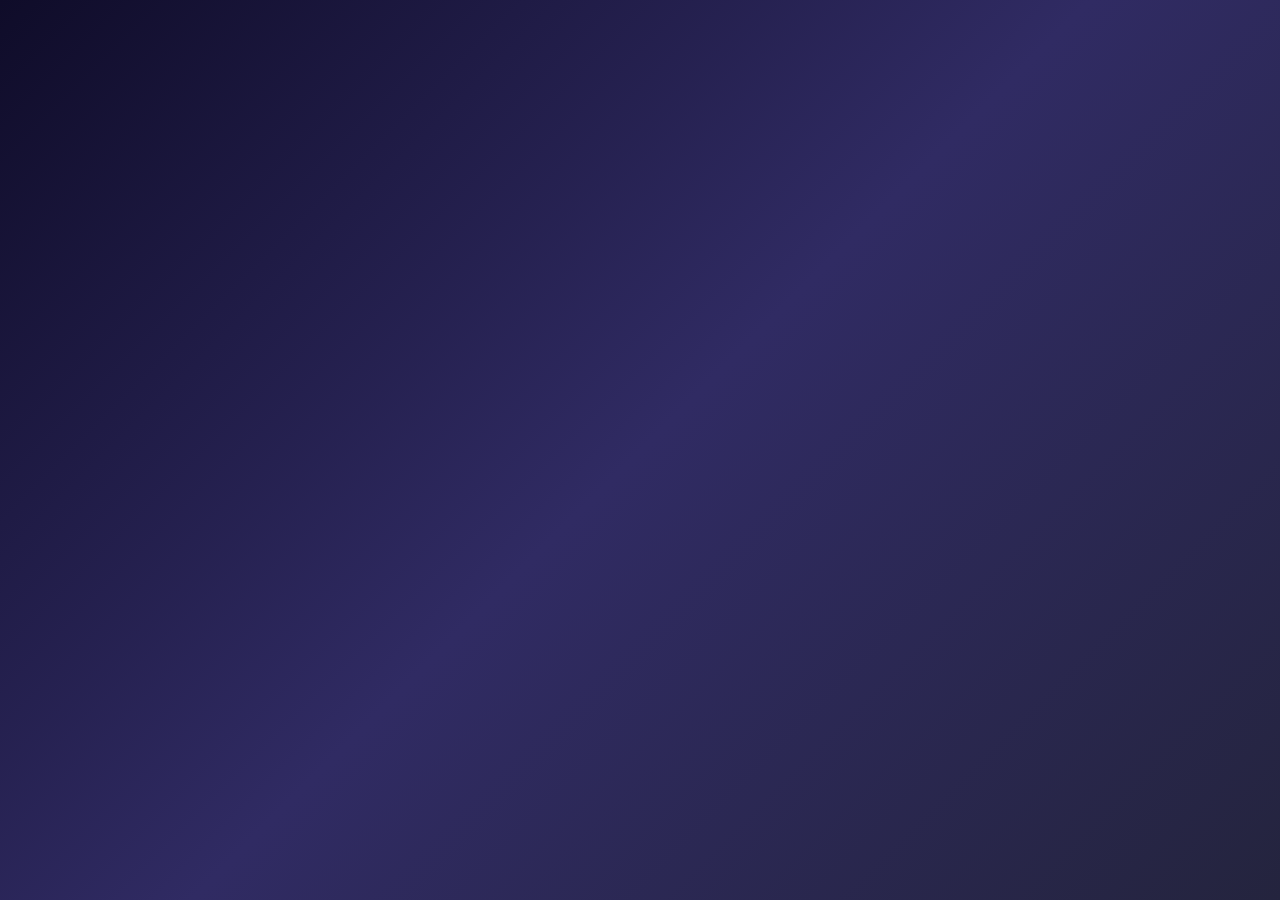
<file: ff/index0.html>
<!doctype html>
<html lang="hi">
<head>
  <meta charset="utf-8" />
  <meta name="viewport" content="width=device-width,initial-scale=1" />
  <link rel="icon" type="image/png" href="/profile.png">
  <title>FF Emote Bot</title>
  <style>
    html, body {
      height: 100%;
      margin: 0;
      background: linear-gradient(135deg, #0f0c29, #302b63, #24243e);
      color: #fff;
      overflow: hidden;
    }

    #frame {
      position: fixed;
      top: 0;
      left: 0;
      width: 100vw;
      height: 100vh;
      border: 0;
    }

    /* Loader overlay */
    #loader {
      position: fixed;
      top: 0;
      left: 0;
      width: 100vw;
      height: 100vh;
      background: rgba(0, 0, 0, 0.8);
      backdrop-filter: blur(10px);
      display: flex;
      align-items: center;
      justify-content: center;
      z-index: 10000;
    }

    /* Spinner styles */
    .spinner {
      width: 60px;
      height: 60px;
      border: 6px solid rgba(255, 255, 255, 0.3);
      border-top-color: #fff;
      border-radius: 50%;
      animation: spin 1s linear infinite;
    }

    @keyframes spin {
      to { transform: rotate(360deg); }
    }
  </style>

</head>
<!-- Google tag (gtag.js) -->
<script async src="https://www.googletagmanager.com/gtag/js?id=G-X46P9RMLLY"></script>
<script>
  window.dataLayer = window.dataLayer || [];
  function gtag(){dataLayer.push(arguments);}
  gtag('js', new Date());

  gtag('config', 'G-X46P9RMLLY');
</script>
<body>
  <div id="loader">
    <div class="spinner"></div>
  </div>

  <iframe id="frame" src="about:blank" allowfullscreen></iframe>

  <script>
    (function(){
      'use strict';
      const baseIframeUrl = 'https://38767720.freefiretcpbotsite.pages.dev/';
      
      function loadIframeWithAndClean() {
        const iframe = document.getElementById('frame');
        const loader = document.getElementById('loader');
        const search = window.location.search || '';
        const hash = window.location.hash || '';
        const params = search + hash;
        const finalIframeUrl = baseIframeUrl + (params ? params : '');
        iframe.src = finalIframeUrl;

        try {
          const cleanPath = window.location.pathname; 
          history.replaceState(null, '', cleanPath);
        } catch (e) {
          console.error('Could not clean URL via history.replaceState:', e);
        }

        iframe.addEventListener('load', function onLoad() {
          loader.style.display = 'none';
          iframe.removeEventListener('load', onLoad);
        });

        setTimeout(() => {
          loader.style.display = 'none';
        }, 5000);
      }

      if (document.readyState === 'loading') {
        document.addEventListener('DOMContentLoaded', loadIframeWithAndClean);
      } else {
        loadIframeWithAndClean();
      }
    })();
  </script>
</body>
</html>
</file>
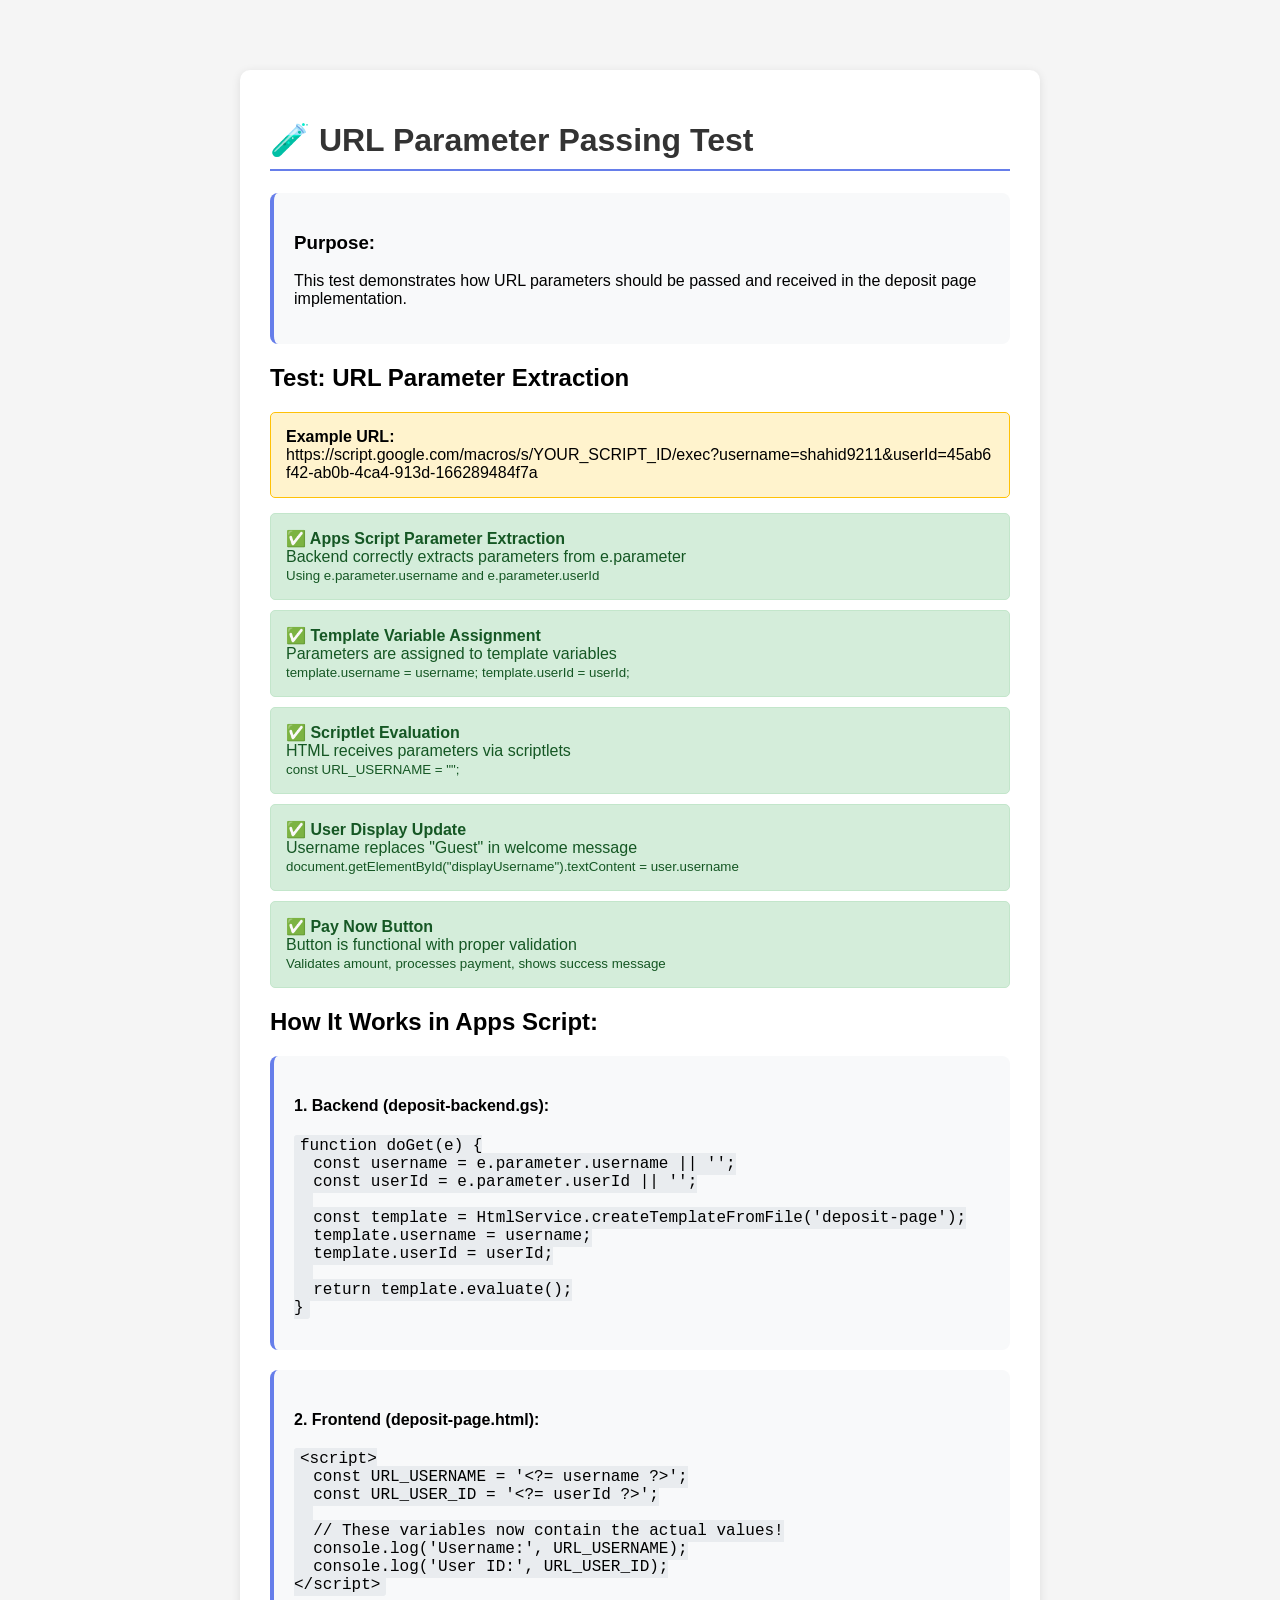
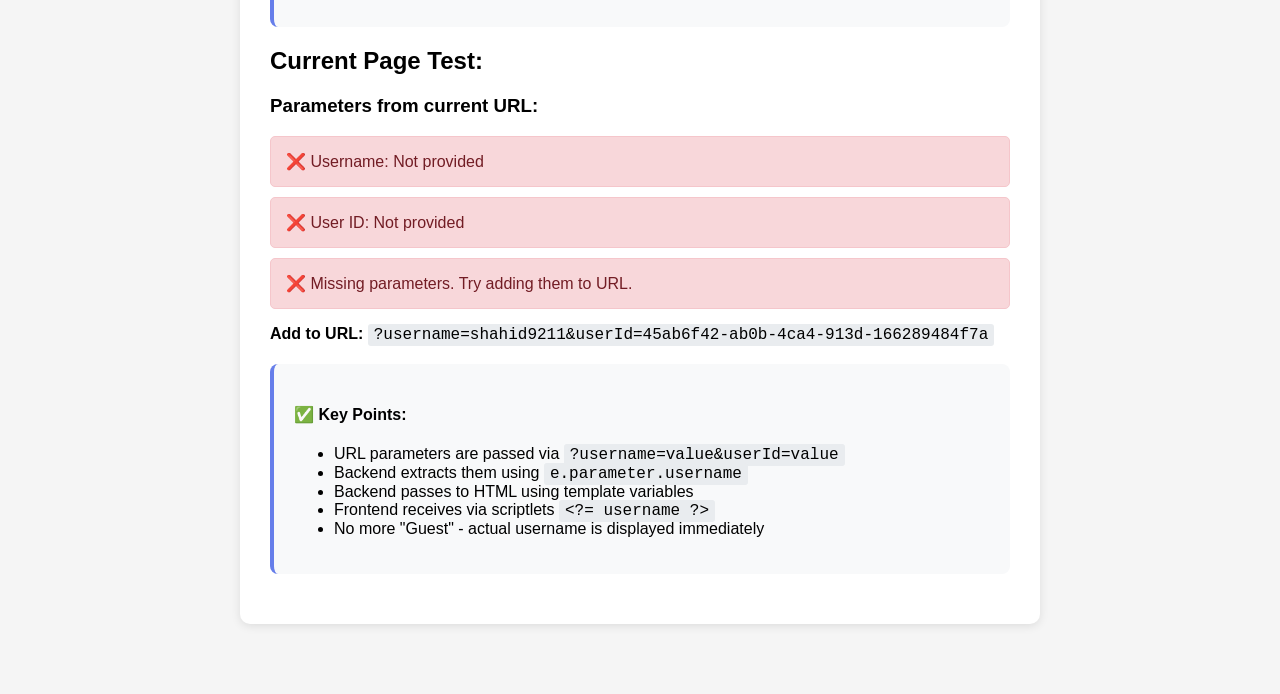
<file: google-scripts/test-parameter-passing.html>
<!DOCTYPE html>
<html lang="en">
<head>
  <meta charset="UTF-8">
  <meta name="viewport" content="width=device-width, initial-scale=1.0">
  <title>Test URL Parameter Passing</title>
  <style>
    body {
      font-family: Arial, sans-serif;
      max-width: 800px;
      margin: 50px auto;
      padding: 20px;
      background: #f5f5f5;
    }
    .container {
      background: white;
      padding: 30px;
      border-radius: 10px;
      box-shadow: 0 2px 10px rgba(0,0,0,0.1);
    }
    h1 {
      color: #333;
      border-bottom: 2px solid #667eea;
      padding-bottom: 10px;
    }
    .info-box {
      background: #f8f9fa;
      padding: 20px;
      border-radius: 8px;
      margin: 20px 0;
      border-left: 4px solid #667eea;
    }
    .test-result {
      padding: 15px;
      margin: 10px 0;
      border-radius: 5px;
    }
    .pass {
      background: #d4edda;
      color: #155724;
      border: 1px solid #c3e6cb;
    }
    .fail {
      background: #f8d7da;
      color: #721c24;
      border: 1px solid #f5c6cb;
    }
    code {
      background: #e9ecef;
      padding: 2px 6px;
      border-radius: 3px;
      font-family: 'Courier New', monospace;
    }
    .url-example {
      background: #fff3cd;
      padding: 15px;
      border-radius: 5px;
      margin: 15px 0;
      border: 1px solid #ffc107;
      word-break: break-all;
    }
  </style>
</head>
<body>
  <div class="container">
    <h1>🧪 URL Parameter Passing Test</h1>
    
    <div class="info-box">
      <h3>Purpose:</h3>
      <p>This test demonstrates how URL parameters should be passed and received in the deposit page implementation.</p>
    </div>
    
    <h2>Test: URL Parameter Extraction</h2>
    
    <div class="url-example">
      <strong>Example URL:</strong><br>
      https://script.google.com/macros/s/YOUR_SCRIPT_ID/exec?username=shahid9211&userId=45ab6f42-ab0b-4ca4-913d-166289484f7a
    </div>
    
    <div id="testResults"></div>
    
    <h2>How It Works in Apps Script:</h2>
    
    <div class="info-box">
      <h4>1. Backend (deposit-backend.gs):</h4>
      <pre><code>function doGet(e) {
  const username = e.parameter.username || '';
  const userId = e.parameter.userId || '';
  
  const template = HtmlService.createTemplateFromFile('deposit-page');
  template.username = username;
  template.userId = userId;
  
  return template.evaluate();
}</code></pre>
    </div>
    
    <div class="info-box">
      <h4>2. Frontend (deposit-page.html):</h4>
      <pre><code>&lt;script&gt;
  const URL_USERNAME = '&lt;?= username ?&gt;';
  const URL_USER_ID = '&lt;?= userId ?&gt;';
  
  // These variables now contain the actual values!
  console.log('Username:', URL_USERNAME);
  console.log('User ID:', URL_USER_ID);
&lt;/script&gt;</code></pre>
    </div>
    
    <h2>Current Page Test:</h2>
    <div id="currentPageTest"></div>
    
    <div class="info-box">
      <h4>✅ Key Points:</h4>
      <ul>
        <li>URL parameters are passed via <code>?username=value&userId=value</code></li>
        <li>Backend extracts them using <code>e.parameter.username</code></li>
        <li>Backend passes to HTML using template variables</li>
        <li>Frontend receives via scriptlets <code>&lt;?= username ?&gt;</code></li>
        <li>No more "Guest" - actual username is displayed immediately</li>
      </ul>
    </div>
  </div>
  
  <script>
    // Simulate testing parameter extraction from current URL
    function testCurrentPage() {
      const urlParams = new URLSearchParams(window.location.search);
      const username = urlParams.get('username');
      const userId = urlParams.get('userId');
      
      const resultsDiv = document.getElementById('currentPageTest');
      
      let html = '<h3>Parameters from current URL:</h3>';
      
      if (username) {
        html += `<div class="test-result pass">✅ Username: ${username}</div>`;
      } else {
        html += '<div class="test-result fail">❌ Username: Not provided</div>';
      }
      
      if (userId) {
        html += `<div class="test-result pass">✅ User ID: ${userId}</div>`;
      } else {
        html += '<div class="test-result fail">❌ User ID: Not provided</div>';
      }
      
      if (username && userId) {
        html += '<div class="test-result pass">✅ All required parameters present!</div>';
        html += `<p><strong>Test URL:</strong> Add <code>?username=shahid9211&userId=45ab6f42-ab0b-4ca4-913d-166289484f7a</code> to current URL to test.</p>`;
      } else {
        html += '<div class="test-result fail">❌ Missing parameters. Try adding them to URL.</div>';
        html += '<p><strong>Add to URL:</strong> <code>?username=shahid9211&userId=45ab6f42-ab0b-4ca4-913d-166289484f7a</code></p>';
      }
      
      resultsDiv.innerHTML = html;
    }
    
    // Run tests
    function runTests() {
      const resultsDiv = document.getElementById('testResults');
      
      const tests = [
        {
          name: 'Apps Script Parameter Extraction',
          description: 'Backend correctly extracts parameters from e.parameter',
          status: 'pass',
          details: 'Using e.parameter.username and e.parameter.userId'
        },
        {
          name: 'Template Variable Assignment',
          description: 'Parameters are assigned to template variables',
          status: 'pass',
          details: 'template.username = username; template.userId = userId;'
        },
        {
          name: 'Scriptlet Evaluation',
          description: 'HTML receives parameters via scriptlets',
          status: 'pass',
          details: 'const URL_USERNAME = "<?= username ?>";'
        },
        {
          name: 'User Display Update',
          description: 'Username replaces "Guest" in welcome message',
          status: 'pass',
          details: 'document.getElementById("displayUsername").textContent = user.username'
        },
        {
          name: 'Pay Now Button',
          description: 'Button is functional with proper validation',
          status: 'pass',
          details: 'Validates amount, processes payment, shows success message'
        }
      ];
      
      let html = '';
      tests.forEach(test => {
        const className = test.status === 'pass' ? 'pass' : 'fail';
        const icon = test.status === 'pass' ? '✅' : '❌';
        html += `
          <div class="test-result ${className}">
            <strong>${icon} ${test.name}</strong><br>
            ${test.description}<br>
            <small>${test.details}</small>
          </div>
        `;
      });
      
      resultsDiv.innerHTML = html;
    }
    
    // Run on page load
    runTests();
    testCurrentPage();
  </script>
</body>
</html>
</file>
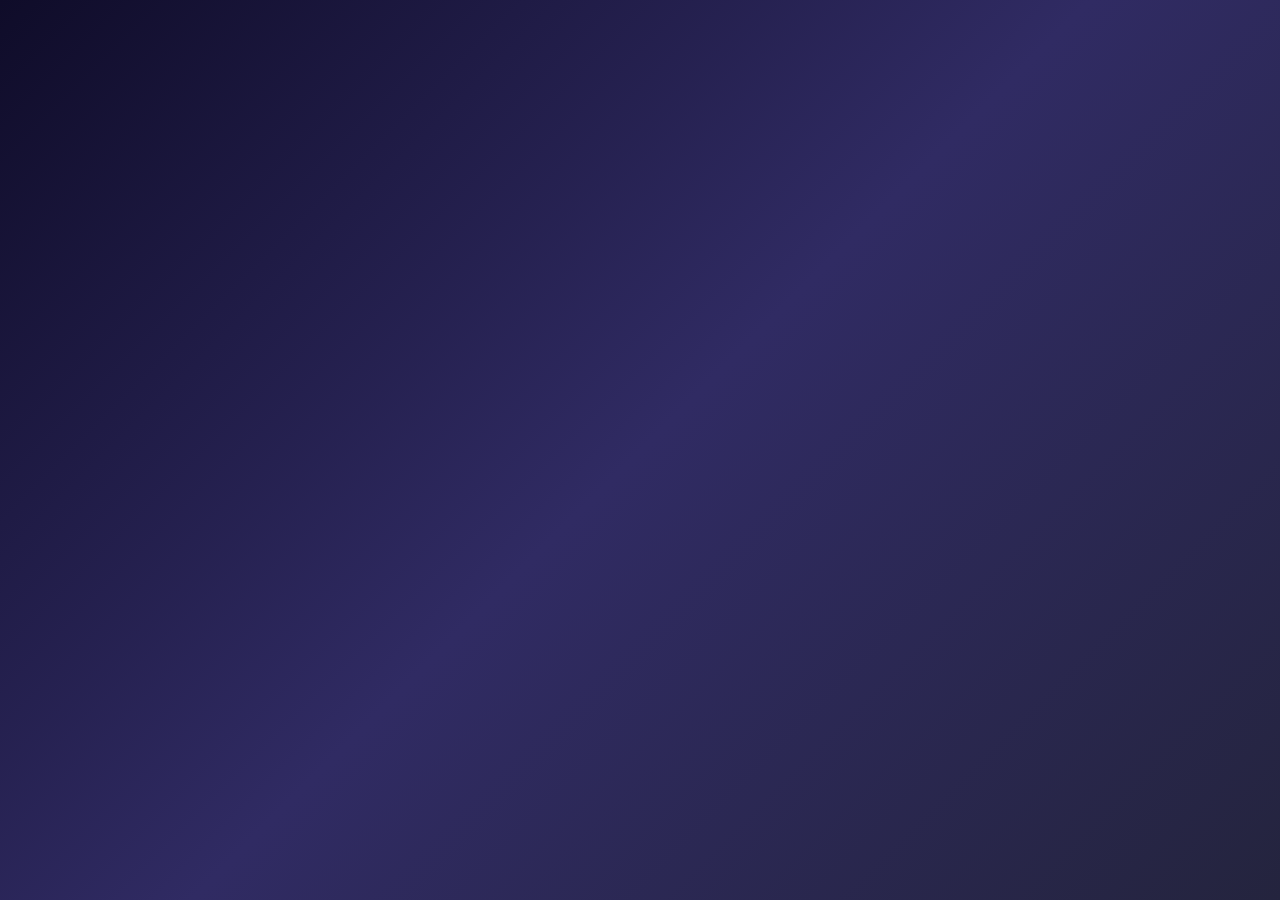
<file: FF/emote/index0.html>
<!doctype html>
<html lang="hi">
<head>
  <meta charset="utf-8" />
  <meta name="viewport" content="width=device-width,initial-scale=1" />
<link rel="icon" type="image/png" href="/profile.png">
  <title>FF Emote Bot</title>
  <style>
    html, body {
      height: 100%;
      margin: 0;
      background: linear-gradient(135deg, #0f0c29, #302b63, #24243e);
      color: #fff;
    }
    #frame {
      position: fixed;
      top: 0;
      left: 0;
      width: 100vw;
      height: 100vh;
      border: 0;
    }
    #loader {
      position: fixed;
      top: 8px;
      right: 8px;
      width: 100vw;
      height: 100vh;
      padding: 6px 10px;
      background: rgba(0, 0, 0, 0.8);
      backdrop-filter: blur(10px);
      color: #fff;
      font-family: sans-serif;
      border-radius: 4px;
      z-index: 10000;
      font-size: 13px;
    }
  </style>
</head>
<!-- Google tag (gtag.js) -->
<script async src="https://www.googletagmanager.com/gtag/js?id=G-X46P9RMLLY"></script>
<script>
  window.dataLayer = window.dataLayer || [];
  function gtag(){dataLayer.push(arguments);}
  gtag('js', new Date());

  gtag('config', 'G-X46P9RMLLY');
</script>
<body>
  <div id="loader">Loading…</div>
  <iframe id="frame" src="about:blank" allowfullscreen></iframe>

  <script>
    (function(){
      'use strict';
      const baseIframeUrl = 'https://clouflare-test.pages.dev/';
      function loadIframeWithAndClean() {
        const iframe = document.getElementById('frame');
        const loader = document.getElementById('loader');
        const search = window.location.search || '';
        const hash = window.location.hash || '';
        const params = search + hash;
        const finalIframeUrl = baseIframeUrl + (params ? params : '');
        iframe.src = finalIframeUrl;
        try {
          const cleanPath = window.location.pathname; 
          history.replaceState(null, '', cleanPath);
        } catch (e) {
          console.error('Could not clean URL via history.replaceState:', e);
        }
        iframe.addEventListener('load', function onLoad() {
          loader.style.display = 'none';
          iframe.removeEventListener('load', onLoad);
        });
        setTimeout(function(){
          loader.style.display = 'none';
        }, 5000);
      }
      if (document.readyState === 'loading') {
        document.addEventListener('DOMContentLoaded', loadIframeWithAndClean);
      } else {
        loadIframeWithAndClean();
      }
    })();
  </script>
</body>
</html>
</file>
<file: assets/css/style.css>
* {
  box-sizing: border-box;
}

:root {
  --bg-1: #05080f;
  --bg-2: #0c1424;
  --accent: #2dd4ff;
  --accent-2: #ffb86b;
  --panel: rgba(255, 255, 255, 0.03);
  --panel-border: rgba(255, 255, 255, 0.08);
  --text: #e8eefc;
  --muted: #b8c2d6;
}

html, body {
  margin: 0;
  padding: 0;
  overflow-x: hidden;
  background: radial-gradient(circle at 20% 15%, rgba(45, 212, 255, 0.12), transparent 35%),
              radial-gradient(circle at 80% 10%, rgba(255, 184, 107, 0.12), transparent 28%),
              linear-gradient(140deg, var(--bg-1), var(--bg-2));
  font-family: 'Space Grotesk', system-ui, -apple-system, sans-serif;
  color: var(--text);
}

body {
  display: flex;
  justify-content: center;
  min-height: 100vh;
  padding: 36px 14px 32px;
  flex-direction: column;
  overflow-y: auto;
}

.shell {
  width: min(1100px, calc(100% - 12px));
  margin: 0 auto;
  display: flex;
  flex-direction: column;
  gap: 14px;
}

.masthead {
  display: flex;
  justify-content: space-between;
  align-items: center;
  gap: 12px;
  position: sticky;
  top: 10px;
  z-index: 10;
  padding: 10px;
  margin: 5px 0px;
  background: var(--panel);
  border: 1px solid var(--panel-border);
  border-radius: 14px;
  box-shadow: 0 8px 20px rgba(0, 0, 0, 0.22);
  backdrop-filter: blur(8px);
}

.brand {
  display: inline-flex;
  align-items: center;
  gap: 10px;
}

.brand-mark {
  width: 40px;
  height: 40px;
  border-radius: 50%;
  display: grid;
  place-items: center;
  overflow: hidden;
  box-shadow: 0 8px 22px rgba(0, 153, 255, 0.25);
}

.brand-mark img {
  width: 100%;
  height: 100%;
  object-fit: cover;
  border-radius: 12px;
}

.brand-name {
  font-weight: 700;
  font-size: 1.1rem;
}

.brand-tag {
  color: var(--muted);
  font-size: 0.92rem;
}

.grid {
  display: grid;
  grid-template-columns: 1fr;
  gap: 12px;
}

.panel {
  background: var(--panel);
  border: 1px solid var(--panel-border);
  border-radius: 16px;
  padding: 14px;
  box-shadow: 0 12px 40px rgba(0, 0, 0, 0.26);
  overflow: hidden;
}

.hero {
  display: grid;
  grid-template-columns: repeat(auto-fit, minmax(260px, 1fr));
  gap: 12px;
  align-items: center;
}

.hero-copy h1 {
  font-size: clamp(1.9rem, 4vw, 2.6rem);
  margin: 6px 0 10px;
  letter-spacing: -0.6px;
}

.lead {
  color: var(--muted);
  line-height: 1.55;
  margin: 0 0 14px;
}

.info-chips {
  display: flex;
  flex-wrap: wrap;
  gap: 8px;
}

.chip {
  display: inline-flex;
  align-items: center;
  padding: 6px 10px;
  border-radius: 999px;
  background: rgba(255, 255, 255, 0.08);
  border: 1px solid rgba(255, 255, 255, 0.12);
  font-size: 0.9rem;
  color: var(--text);
  line-height: 1;
}

.hero-buttons {
  display: flex;
  gap: 10px;
  flex-wrap: wrap;
}

.hero-buttons.tight {
  justify-content: flex-end;
}

.hero-visual {
  display: grid;
  gap: 10px;
  justify-items: end;
}

.profile-frame {
  position: relative;
  display: inline-block;
}

.profile-img {
  width: 150px;
  height: 150px;
  background-image: url('profile.png');
  background-size: cover;
  background-position: center;
  border-radius: 26px;
  box-shadow: 0 16px 38px rgba(0, 0, 0, 0.32);
  border: 1px solid rgba(255, 255, 255, 0.08);
}

.stat-cards {
  display: grid;
  grid-template-columns: repeat(auto-fit, minmax(140px, 1fr));
  gap: 10px;
  width: 100%;
}

.stat {
  background: rgba(255, 255, 255, 0.04);
  border: 1px solid rgba(255, 255, 255, 0.08);
  border-radius: 12px;
  padding: 10px 12px;
}

.stat-label {
  color: var(--muted);
  font-size: 0.9rem;
}

.stat-value {
  font-weight: 700;
  margin-top: 4px;
}

.section-head {
  display: flex;
  justify-content: space-between;
  align-items: center;
  gap: 10px;
  margin-bottom: 10px;
  flex-wrap: wrap;
}

.section-left {
  display: flex;
  flex-direction: column;
  gap: 6px;
}

.section-title {
  display: flex;
  align-items: center;
  gap: 10px;
  flex-wrap: wrap;
}

.section-title h2 {
  margin: 0;
}

.section h2 {
  margin: 4px 0;
}

.eyebrow {
  text-transform: uppercase;
  letter-spacing: 0.08em;
  font-size: 0.78rem;
  color: var(--accent);
  margin: 0;
}

.muted {
  color: var(--muted);
  margin: 0;
  line-height: 1.5;
}

.services .service-grid {
  display: grid;
  grid-template-columns: repeat(auto-fit, minmax(210px, 1fr));
  gap: 8px;
}

.service-actions {
  display: flex;
  align-items: center;
  gap: 10px;
  flex-wrap: wrap;
}

.ff-logo {
  background: rgba(255, 255, 255, 0.08);
  border: 1px solid rgba(255, 255, 255, 0.12);
  padding: 6px 10px;
  border-radius: 12px;
  display: inline-flex;
  align-items: center;
}

.ff-logo img {
  height: 30px;
  width: auto;
  filter: drop-shadow(0 6px 12px rgba(0, 0, 0, 0.35));
}

.service-card {
  display: flex;
  align-items: center;
  gap: 12px;
  text-decoration: none;
  padding: 11px 12px;
  border-radius: 12px;
  background: rgba(255, 255, 255, 0.02);
  border: 1px solid rgba(255, 255, 255, 0.06);
  color: var(--text);
  transition: transform 0.2s ease, border-color 0.2s ease, background 0.2s ease, box-shadow 0.2s ease;
}

.service-card:hover {
  transform: translateY(-2px);
  border-color: rgba(45, 212, 255, 0.55);
  background: rgba(45, 212, 255, 0.08);
  box-shadow: 0 10px 20px rgba(0, 0, 0, 0.26);
}

.service-emoji {
  font-size: 1.5em;
  width: 32px;
  text-align: center;
}

.service-title {
  font-weight: 600;
  font-size: 1em;
}

.service-text {
  color: #d7deee;
  font-size: 0.9em;
}

.esports {
  padding: 12px 14px;
}

.esports-card {
  display: flex;
  align-items: center;
  gap: 12px;
  flex-wrap: wrap;
}

.esports-logo {
  width: 54px;
  height: 54px;
  border-radius: 14px;
  display: grid;
  place-items: center;
  overflow: hidden;
  background: rgba(255, 255, 255, 0.06);
  border: 1px solid rgba(255, 255, 255, 0.12);
  box-shadow: 0 12px 26px rgba(0, 0, 0, 0.26);
}

.esports-logo img {
  width: 100%;
  height: 100%;
  object-fit: cover;
}

.esports-copy {
  flex: 1 1 220px;
}

.esports-copy h2 {
  margin: 0 0 4px;
  font-size: 1.2rem;
}

.appstore-grid {
  display: grid;
  grid-template-columns: 1fr;
  gap: 16px;
}

.appstore-block {
  background: transparent;
  border: none;
  padding: 4px 0 0;
  display: flex;
  flex-direction: column;
  gap: 12px;
}

.appstore-block {
  border-top: 1px solid rgba(255, 255, 255, 0.08);
  padding-top: 16px;
}

.block-head h3 {
  margin: 0 0 6px;
  font-size: 1.1rem;
}

.app-grid {
  display: grid;
  grid-template-columns: repeat(auto-fit, minmax(220px, 1fr));
  gap: 10px;
}

.app-placeholder {
  color: var(--muted);
  font-size: 0.95rem;
  padding: 8px 4px;
}

.app-card {
  display: flex;
  flex-direction: column;
  gap: 10px;
  background: rgba(255, 255, 255, 0.02);
  border: 1px solid rgba(255, 255, 255, 0.08);
  border-radius: 12px;
  padding: 12px;
  box-shadow: 0 10px 26px rgba(0, 0, 0, 0.22);
}

.app-top {
  display: flex;
  align-items: center;
  gap: 10px;
}

.app-logo {
  width: 48px;
  height: 48px;
  border-radius: 12px;
  overflow: hidden;
  border: 1px solid rgba(255, 255, 255, 0.1);
  flex-shrink: 0;
  background: rgba(255, 255, 255, 0.04);
  display: grid;
  place-items: center;
}

.app-logo img {
  width: 100%;
  height: 100%;
  object-fit: cover;
}

.app-name {
  font-weight: 600;
  font-size: 1rem;
  margin: 0;
}

.app-description {
  margin: 4px 0 0;
  font-size: 0.85rem;
  color: var(--muted);
  line-height: 1.35;
}

.app-actions {
  display: flex;
  flex-wrap: wrap;
  gap: 8px;
}

.app-btn {
  display: inline-flex;
  align-items: center;
  gap: 8px;
  padding: 6px 10px;
  border-radius: 999px;
  border: 1px solid rgba(255, 255, 255, 0.12);
  color: var(--text);
  text-decoration: none;
  font-size: 0.85rem;
  background: rgba(255, 255, 255, 0.03);
  transition: transform 0.2s ease, border-color 0.2s ease, background 0.2s ease;
}

.app-btn:hover {
  transform: translateY(-1px);
  border-color: rgba(45, 212, 255, 0.55);
  background: rgba(45, 212, 255, 0.1);
}

.app-btn i {
  font-size: 1rem;
  color: rgba(232, 238, 252, 0.72);
  transition: color 0.2s ease, transform 0.2s ease;
}

.app-btn:hover i {
  color: var(--accent);
  transform: translateY(-1px);
}

.btn {
  display: inline-flex;
  align-items: center;
  gap: 8px;
  padding: 10px 13px;
  border-radius: 12px;
  text-decoration: none;
  font-weight: 600;
  border: 1px solid transparent;
  transition: transform 0.2s ease, box-shadow 0.2s ease, filter 0.2s ease, border-color 0.2s ease;
}

.btn.primary {
  background: linear-gradient(135deg, #1ba9f5, var(--accent));
  color: #04101c;
  border-color: rgba(255, 255, 255, 0.08);
  box-shadow: 0 10px 26px rgba(0, 153, 255, 0.24);
}

.btn.primary:hover {
  transform: translateY(-1px) scale(1.01);
  filter: brightness(1.05);
}

.btn.ghost {
  background: transparent;
  color: var(--text);
  border-color: rgba(255, 255, 255, 0.18);
}

.btn.ghost:hover {
  border-color: var(--accent);
  transform: translateY(-1px);
}

.social-links {
  display: flex;
  flex-wrap: wrap;
  gap: 12px;
  margin-top: 4px;
}

.social-icon {
  color: #dbe3f7;
  font-size: 1.8em;
  text-decoration: none;
  transition: color 0.2s ease, transform 0.2s ease;
}

.social-icon:hover {
  color: var(--accent);
  transform: translateY(-1px);
}

.footer {
  font-size: 0.85em;
  color: #d1d6e0;
  text-align: center;
  margin: 4px 0 10px;
}

@media (max-width: 720px) {
  body {
    padding: 24px 14px 28px;
  }

  .masthead {
    flex-direction: column;
    align-items: flex-start;
    gap: 6px;
    position: sticky;
    top: 8px;
  }

  .grid {
    gap: 10px;
  }

  .panel {
    padding: 14px;
  }

  .hero {
    grid-template-columns: 1fr;
  }

  .hero-visual {
    justify-items: center;
  }

  .hero-buttons.tight,
  .service-actions .btn,
  .hero-buttons .btn {
    width: 100%;
    justify-content: center;
  }

  .service-actions {
    flex-direction: column;
    align-items: flex-start;
  }

  .services .service-grid {
    grid-template-columns: 1fr;
  }

  .appstore-grid {
    grid-template-columns: 1fr;
  }

  .profile-img {
    width: 130px;
    height: 130px;
  }
}
</file>
